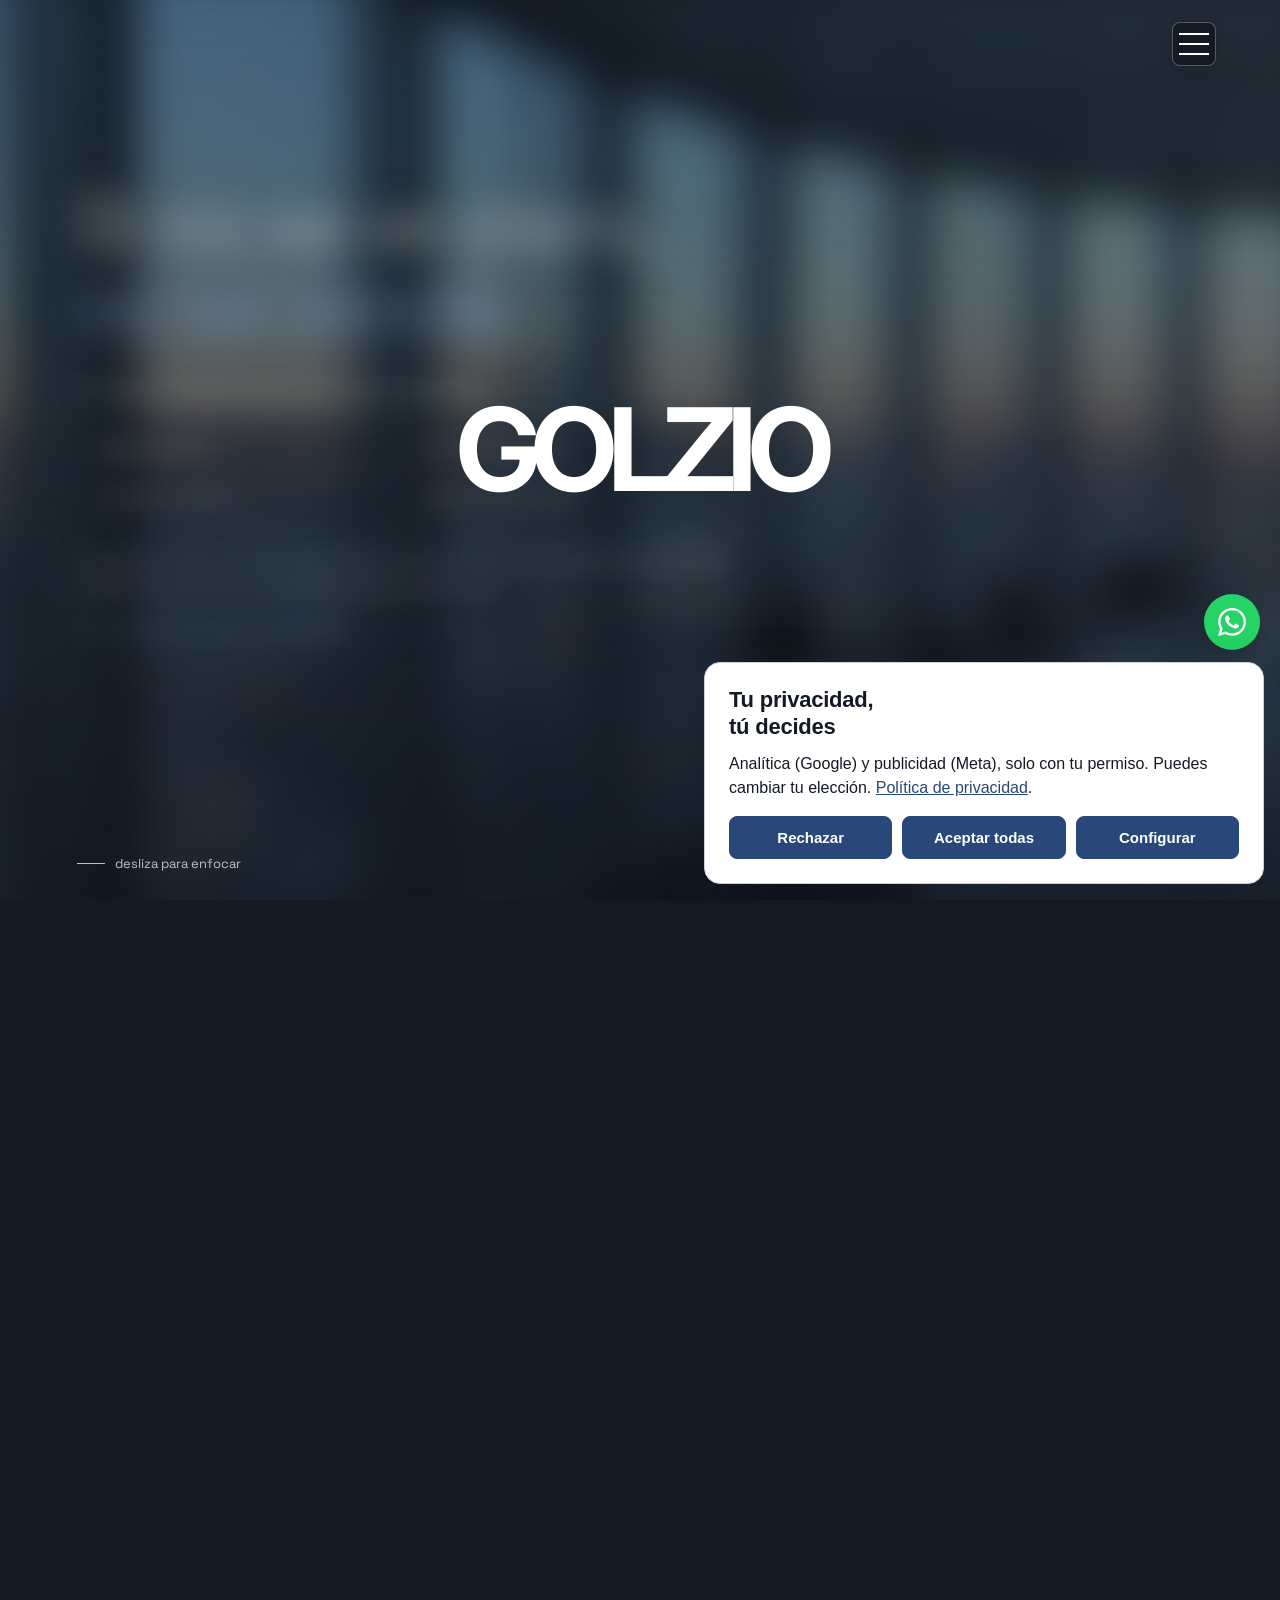
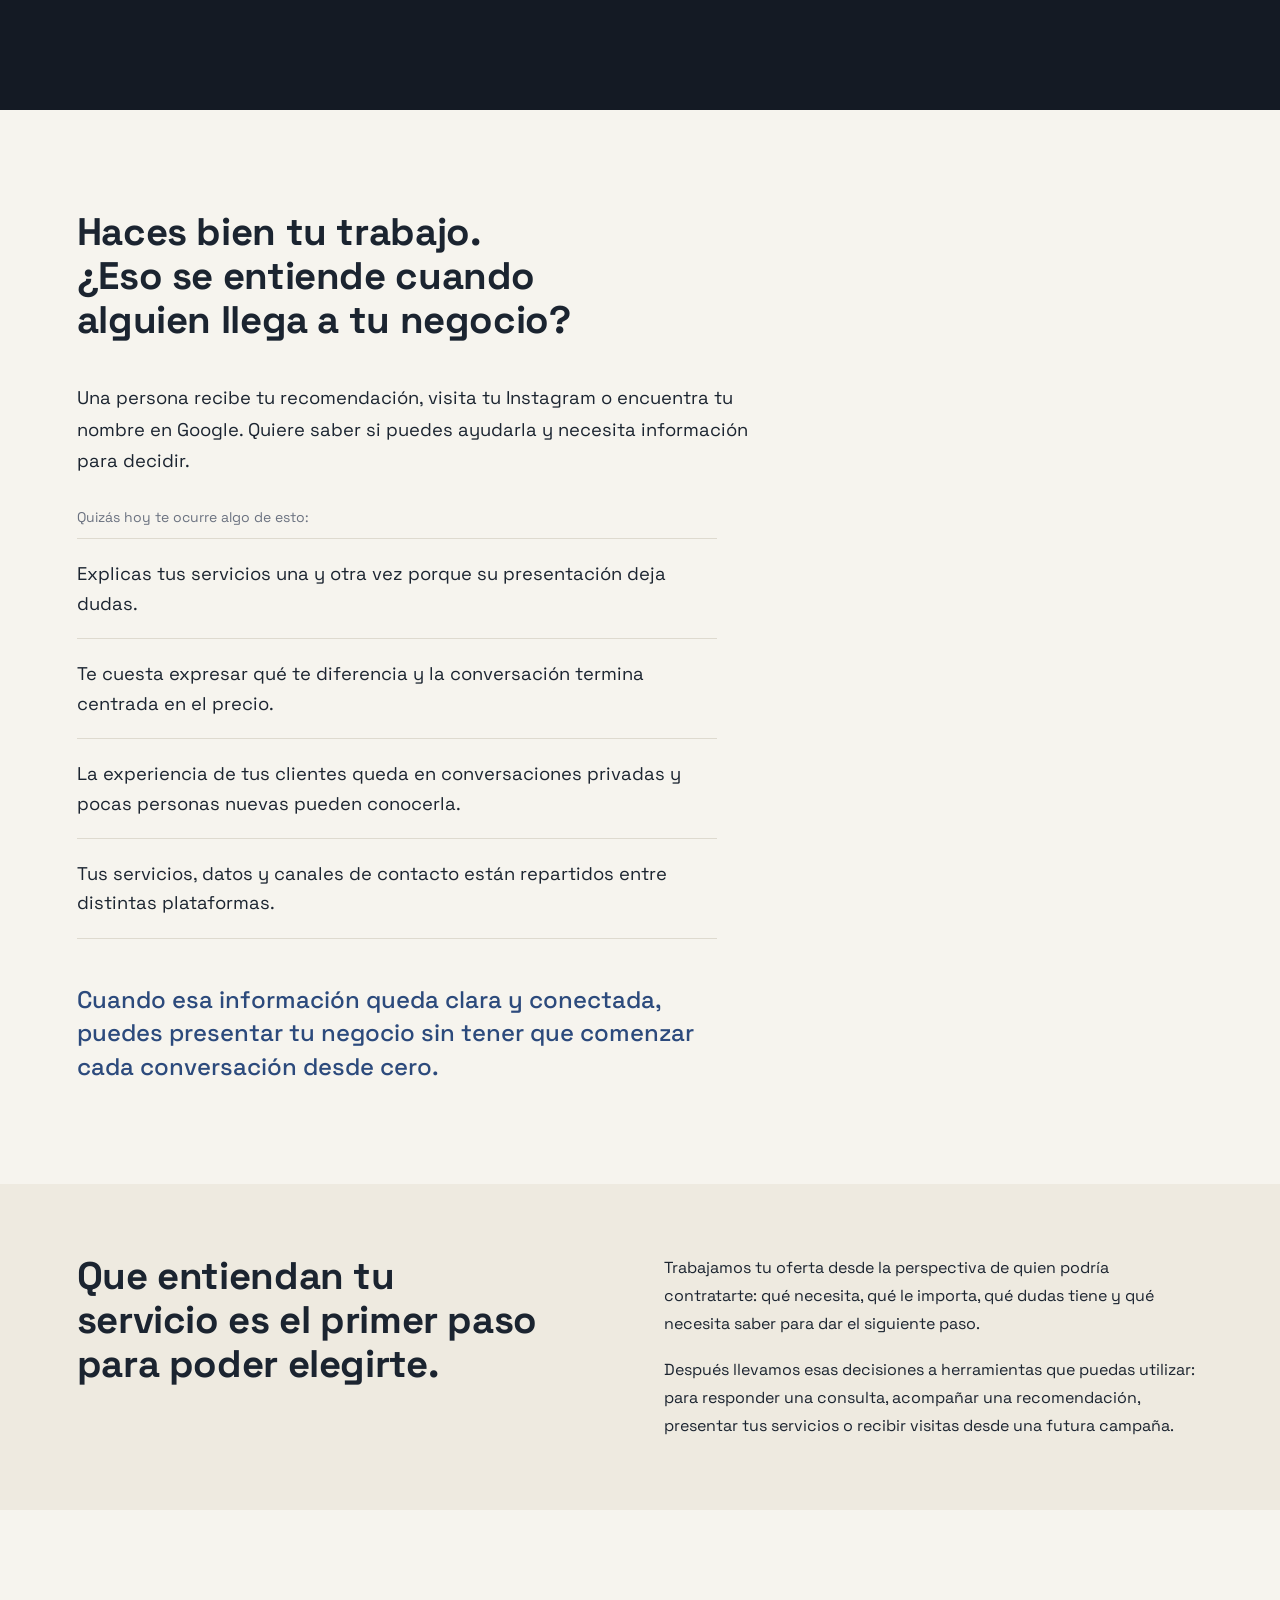
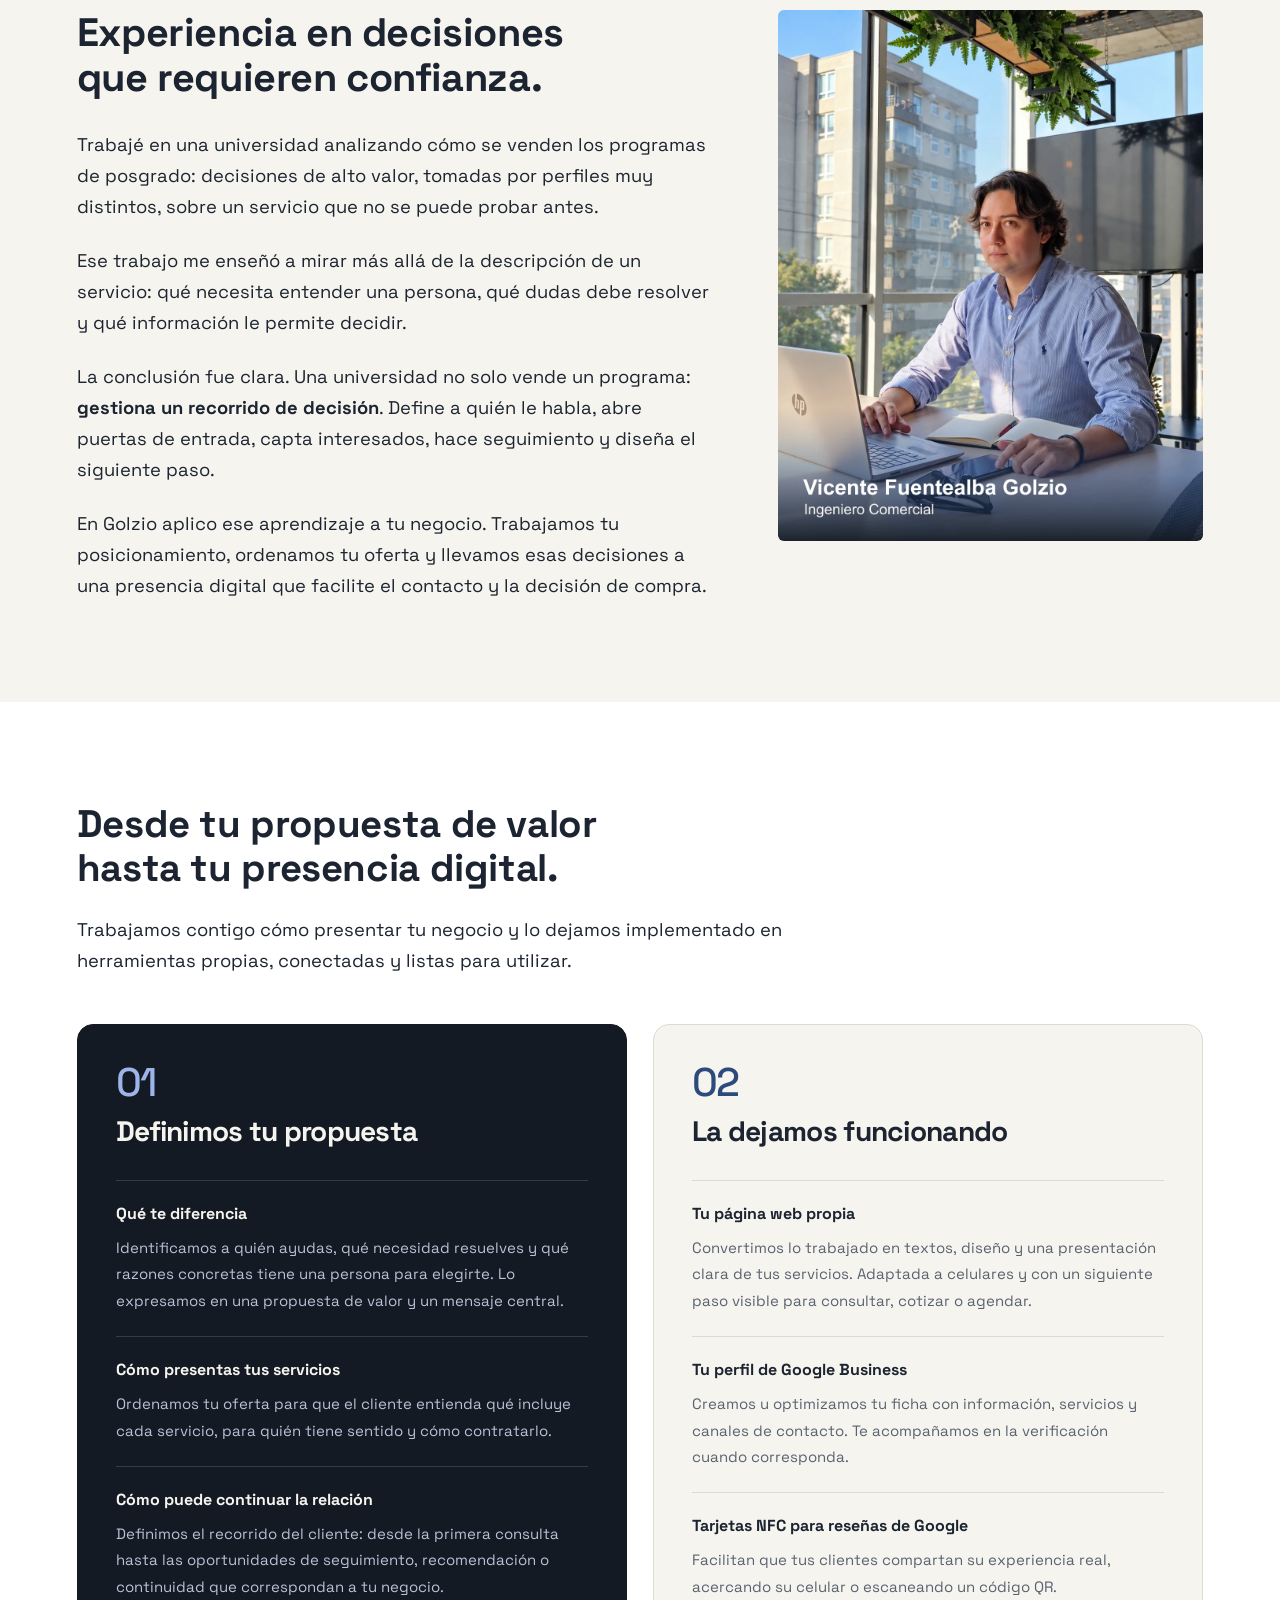
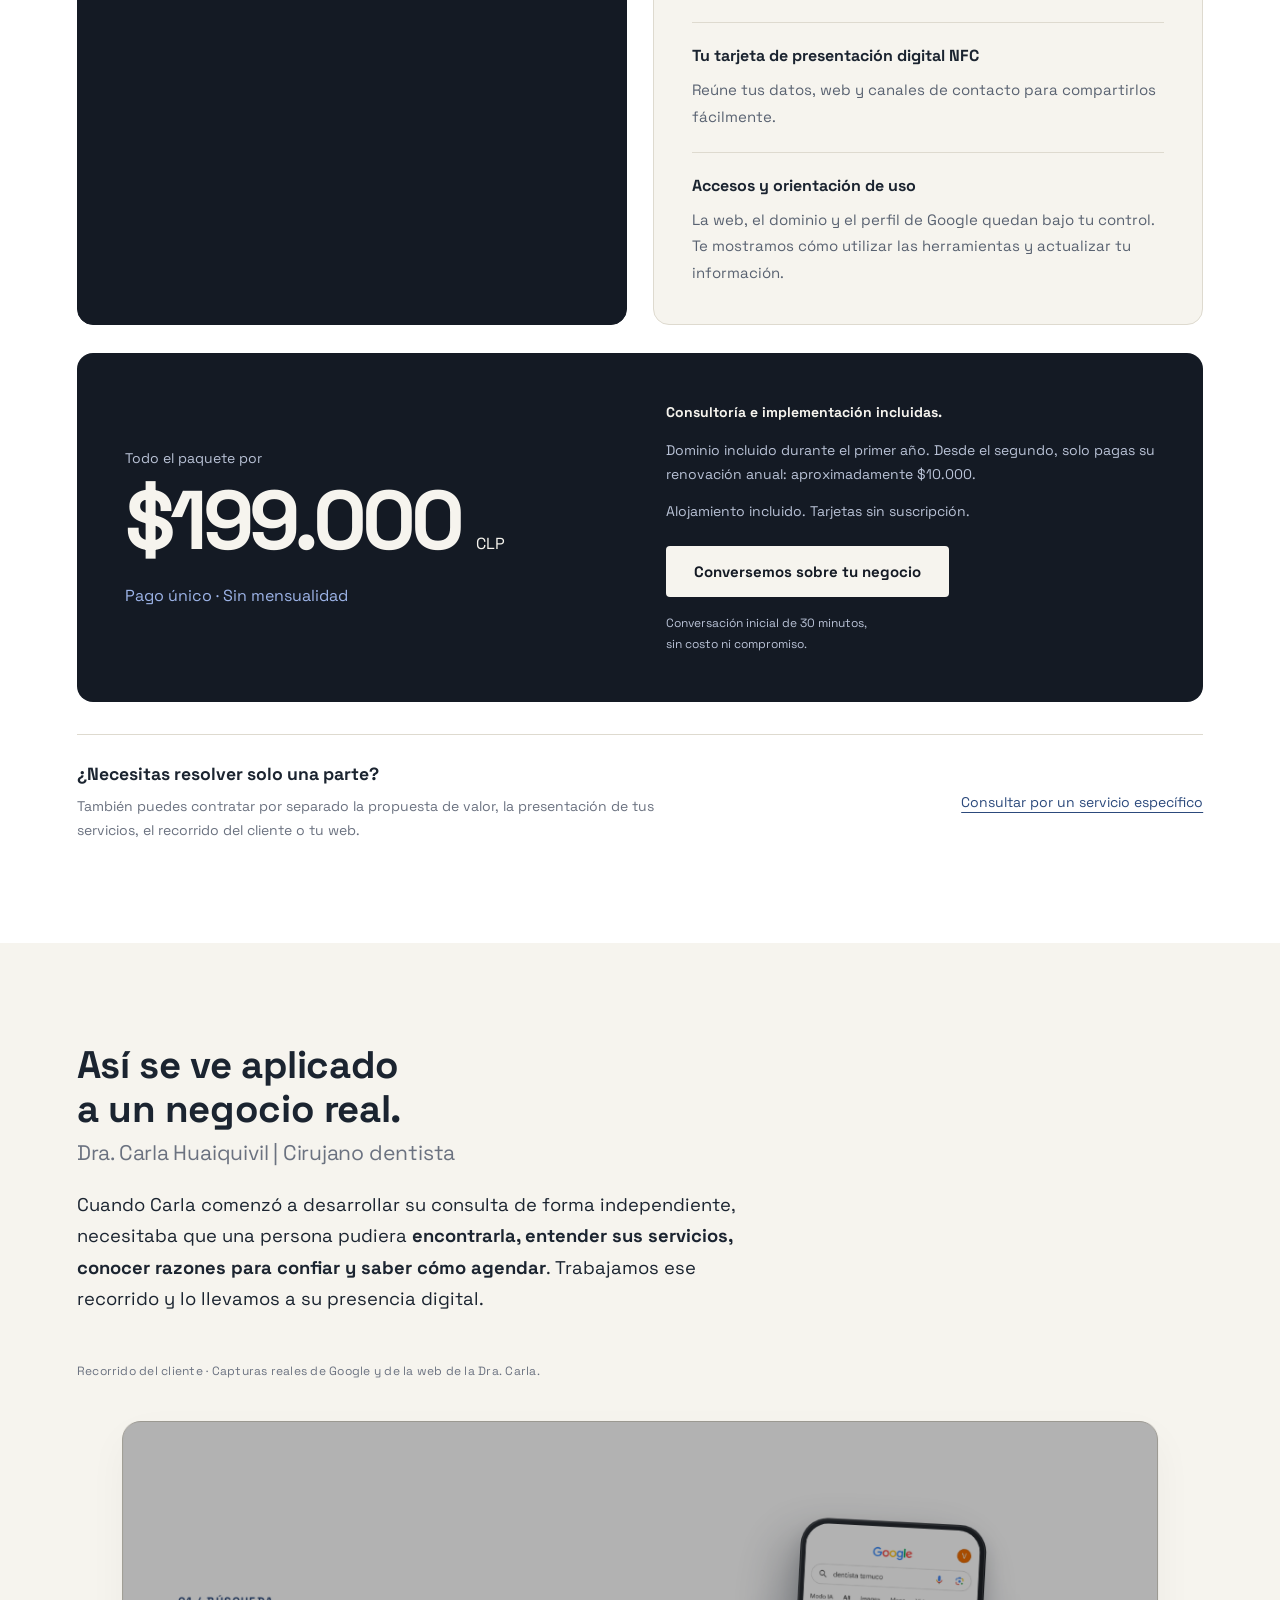
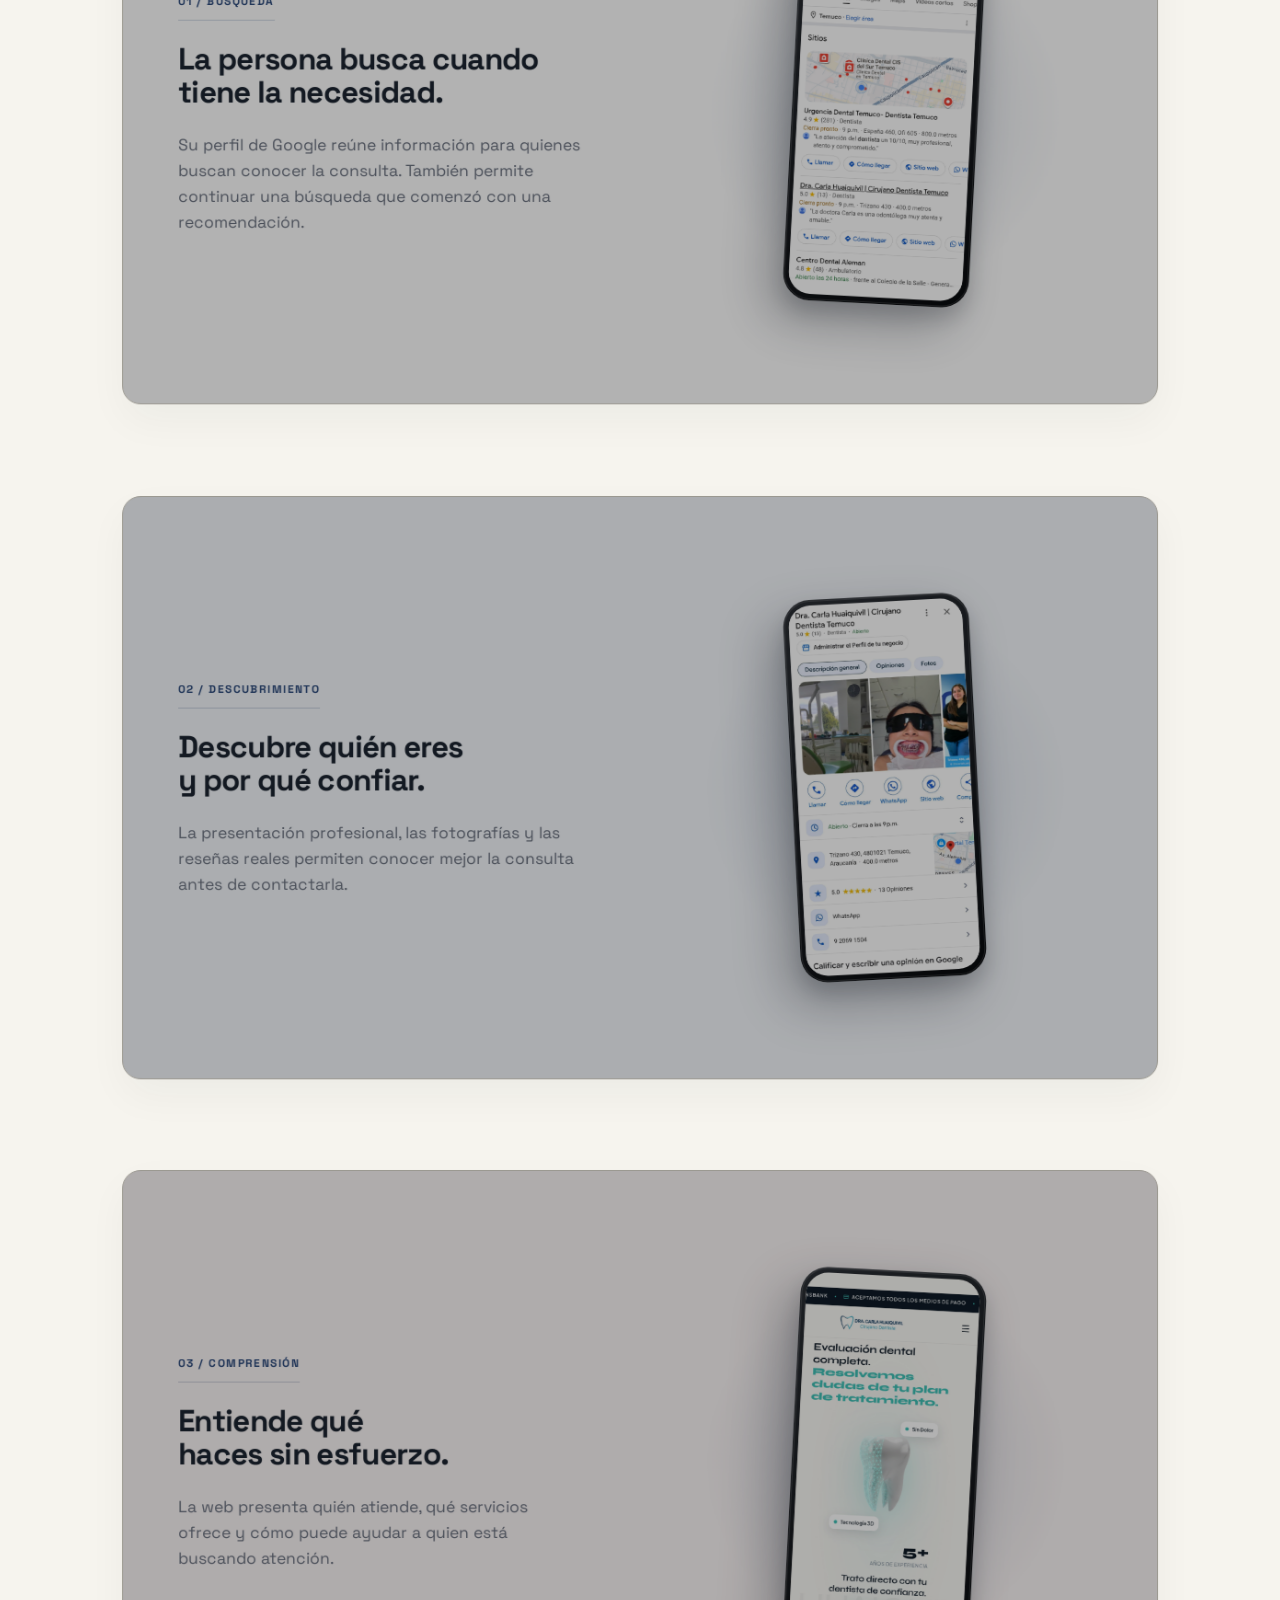
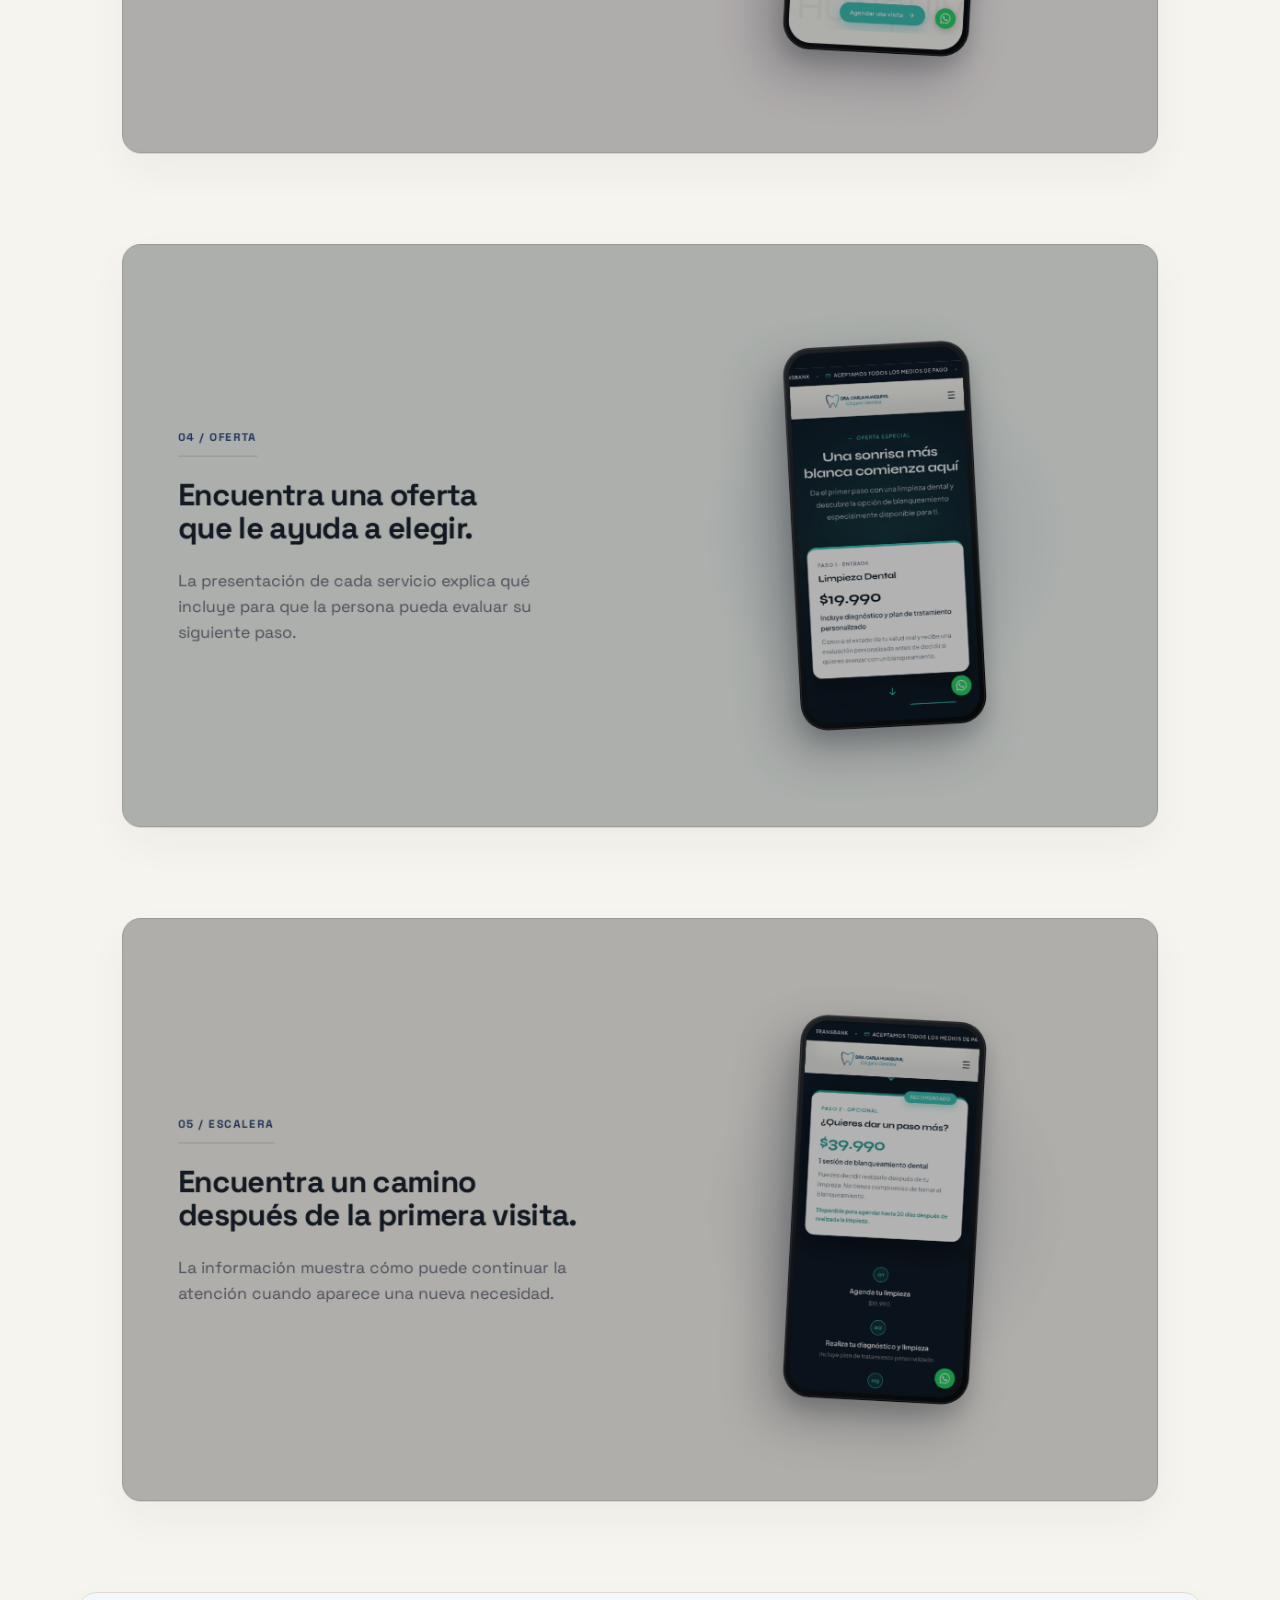
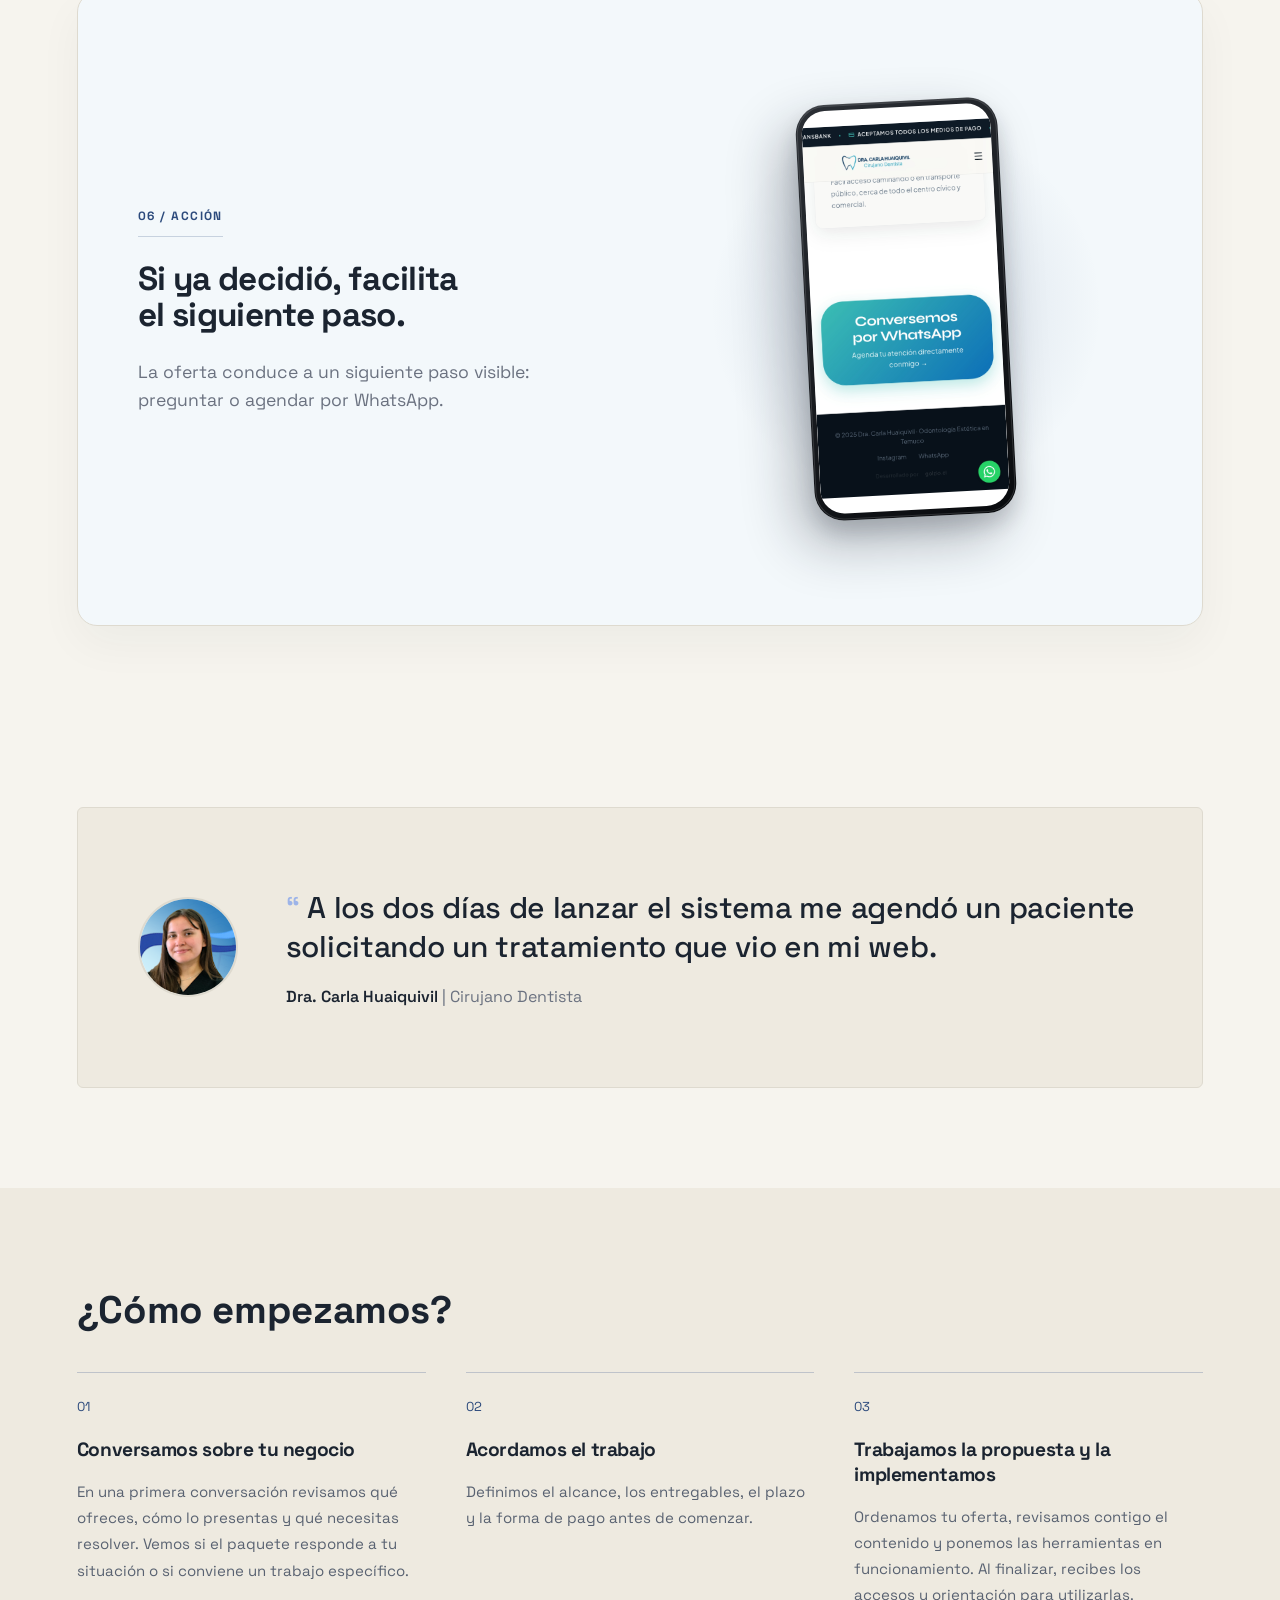
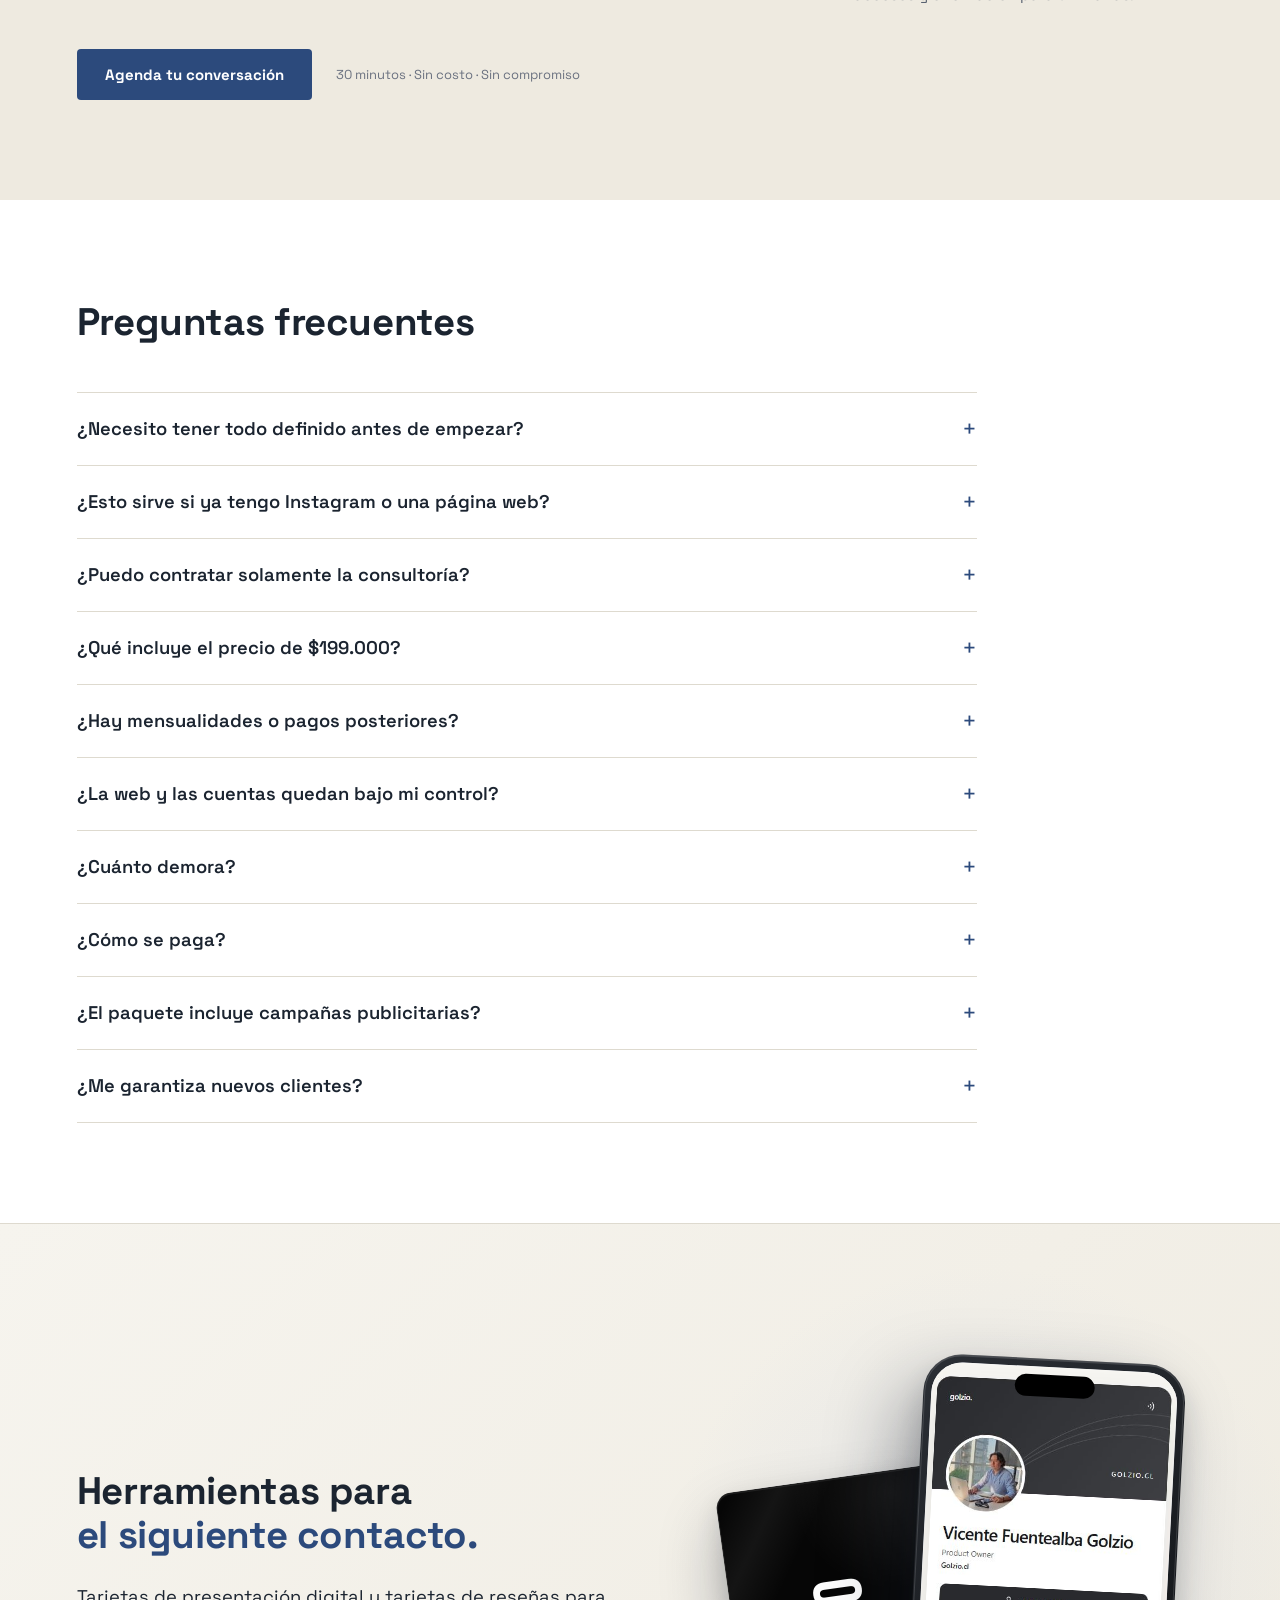
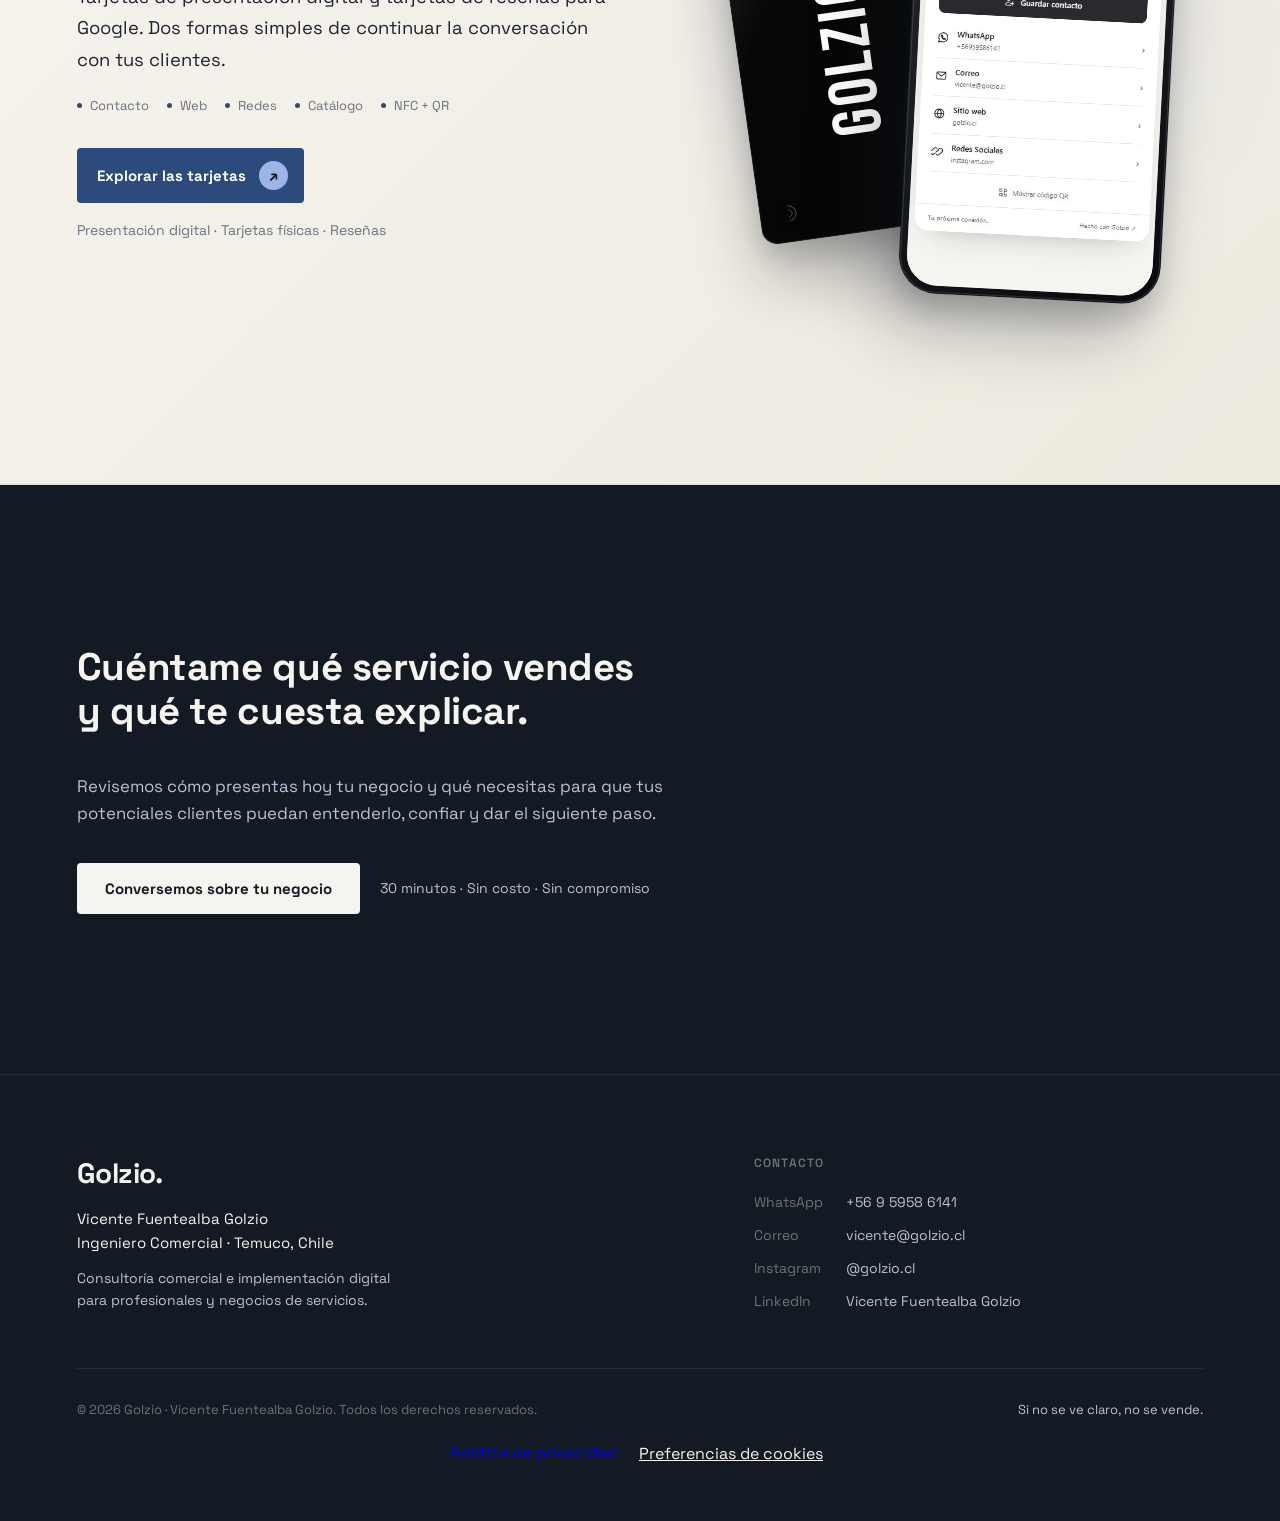
<file: index.html>
<!DOCTYPE html>
<html lang="es">
<head>
<meta charset="UTF-8">
<meta name="viewport" content="width=device-width, initial-scale=1, viewport-fit=cover">
<title>Marketing y diseño de páginas web en Temuco | Golzio</title>
<meta name="description" content="Consultoría comercial e implementación digital para profesionales y negocios de servicios. Propuesta de valor, web y Google Business por $199.000, sin mensualidad.">
<meta property="og:title" content="Marketing y diseño de páginas web en Temuco | Golzio">
<meta property="og:description" content="Estrategia de marketing, consultoría comercial y diseño de páginas web para profesionales y negocios de servicios en Temuco. Conoce Golzio y agenda una conversación.">
<meta property="og:type" content="website">
<link rel="preconnect" href="https://fonts.googleapis.com">
<link rel="preconnect" href="https://fonts.gstatic.com" crossorigin>
<link href="https://fonts.googleapis.com/css2?family=Inter:wght@700&family=Space+Grotesk:wght@400;500;700&family=Bebas+Neue&display=swap" rel="stylesheet">

<style>
  :root {
    --hero-bg: #141A24;
    --hero-fg: #F6F4EE;
    --hero-fg-muted: #B9C2D6;
    --hero-accent: #9DB4E8;

    --light-bg: #F6F4EE;
    --light-bg-soft: #EEEAE0;
    --ink: #1B2430;
    --ink-muted: #6B7280;
    --navy: #2C4A7C;
    --border-light: #DEDACF;

    --font: 'Space Grotesk', -apple-system, BlinkMacSystemFont, 'Segoe UI', sans-serif;

    padding-top: env(safe-area-inset-top, 0px);
    padding-bottom: env(safe-area-inset-bottom, 0px);
    box-sizing: border-box;
  }

  html { scroll-padding-top: env(safe-area-inset-top, 0px); }
  * { box-sizing: border-box; }

  html, body {
    margin: 0;
    padding: 0;
    background: var(--light-bg);
    color: var(--ink);
    font-family: var(--font);
    -webkit-font-smoothing: antialiased;
  }

  section { padding: 100px clamp(20px, 6vw, 100px); }

  h2 {
    font-size: clamp(1.6rem, 3.4vw, 2.4rem);
    font-weight: 700;
    line-height: 1.15;
    letter-spacing: -0.01em;
    margin: 0 0 40px 0;
    max-width: 20ch;
  }

  /* ---------- NAV: menú único desplegable (mix-blend para verse sobre cualquier fondo) ---------- */
  .site-nav {
    position: fixed;
    top: env(safe-area-inset-top, 0px);
    right: 0;
    z-index: 60;
    display: flex;
    flex-direction: column;
    align-items: flex-end;
    padding: 22px clamp(20px, 5vw, 64px);
  }

  .menu-toggle {
    width: 30px;
    height: 22px;
    background: none;
    border: none;
    padding: 0;
    display: flex;
    flex-direction: column;
    justify-content: space-between;
    cursor: pointer;
    mix-blend-mode: difference;
  }

  .menu-toggle-bar {
    display: block;
    height: 2px;
    width: 100%;
    background: #FFFFFF;
    transition: transform 0.25s ease, opacity 0.25s ease;
  }

  .menu-toggle[aria-expanded="true"] .menu-toggle-bar:nth-child(1) { transform: translateY(10px) rotate(45deg); }
  .menu-toggle[aria-expanded="true"] .menu-toggle-bar:nth-child(2) { opacity: 0; }
  .menu-toggle[aria-expanded="true"] .menu-toggle-bar:nth-child(3) { transform: translateY(-10px) rotate(-45deg); }

  .menu-dropdown {
    margin-top: 16px;
    background: var(--hero-bg);
    border: 1px solid rgba(246,244,238,0.14);
    border-radius: 10px;
    padding: 10px;
    display: flex;
    flex-direction: column;
    min-width: 200px;
    box-shadow: 0 20px 50px rgba(0,0,0,0.28);
    opacity: 0;
    transform: translateY(-8px);
    pointer-events: none;
    transition: opacity 0.2s ease, transform 0.2s ease;
  }

  .menu-dropdown.open {
    opacity: 1;
    transform: translateY(0);
    pointer-events: auto;
  }

  .menu-dropdown a {
    color: var(--hero-fg);
    text-decoration: none;
    font-size: 14px;
    padding: 12px 14px;
    border-radius: 6px;
    transition: background 0.15s ease;
  }

  .menu-dropdown a:hover { background: rgba(246,244,238,0.08); }

  /* ---------- HERO ---------- */
  .hero {
    position: relative;
    height: 190vh;
    background: var(--hero-bg);
    color: var(--hero-fg);
    padding: 0;
  }

  .hero-pin {
    position: sticky;
    top: 0;
    height: 100vh;
    height: 100dvh;
    overflow: hidden;
  }

  .hero-bg {
    position: absolute;
    inset: 0;
    background-image: url('[data-uri]');
    background-size: cover;
    background-position: center 60%;
    transform: scale(1.08);
    will-change: filter;
  }

  .hero-scrim {
    position: absolute;
    inset: 0;
    background:
      linear-gradient(180deg, rgba(15,20,28,0.55) 0%, rgba(15,20,28,0.65) 45%, rgba(15,20,28,0.88) 100%);
  }

  /* ---------- MÁSCARA DIFUSA "GOLZIO" (se disuelve al hacer scroll) ---------- */
  .hero-mask {
    position: absolute;
    inset: 0;
    z-index: 3;
    display: flex;
    align-items: center;
    justify-content: center;
    pointer-events: none;
  }

  .hero-mask span {
    display: block;
    font-family: 'Inter', -apple-system, BlinkMacSystemFont, 'Segoe UI', sans-serif;
    font-size: clamp(70px, 9vw, 150px);
    font-weight: 700;
    letter-spacing: -0.08em;
    line-height: 0.9;
    margin: 0;
    color: #fff;
    filter: blur(0px);
    opacity: 1;
    will-change: opacity, filter;
  }

  .hero-content {
    position: relative;
    z-index: 2;
    height: 100%;
    display: flex;
    flex-direction: column;
    justify-content: center;
    align-items: flex-start;
    padding: 0 clamp(20px, 6vw, 100px);
  }

  .eyebrow {
    font-size: 14px;
    color: var(--hero-fg-muted);
    margin: 0 0 20px 0;
    max-width: 480px;
    line-height: 1.5;
    will-change: opacity, filter;
  }

  .hero h1 {
    font-size: clamp(2.2rem, 7vw, 5.2rem);
    font-weight: 700;
    line-height: 1.04;
    letter-spacing: -0.02em;
    margin: 0 0 28px 0;
    max-width: 15ch;
    will-change: filter, transform;
    text-shadow: 0 2px 24px rgba(0,0,0,0.25);
  }

  .hero h1 .accent { color: var(--hero-accent); }

  .sub {
    font-size: clamp(1rem, 2vw, 1.25rem);
    color: var(--hero-fg-muted);
    max-width: 46ch;
    line-height: 1.55;
    margin: 0 0 40px 0;
    will-change: opacity, filter;
  }

  .cta-row {
    display: flex;
    align-items: center;
    gap: 20px;
    flex-wrap: wrap;
    will-change: opacity, filter;
  }

  .cta {
    background: var(--hero-fg);
    color: var(--hero-bg);
    font-family: var(--font);
    font-weight: 700;
    font-size: 15px;
    padding: 16px 28px;
    border-radius: 4px;
    text-decoration: none;
    display: inline-block;
    transition: transform 0.2s ease;
    border: none;
    cursor: pointer;
  }

  .cta:hover { transform: translateY(-2px); }

  .cta-note { font-size: 14px; color: var(--hero-fg-muted); }

  .scroll-hint {
    position: absolute;
    bottom: max(28px, env(safe-area-inset-bottom, 0px));
    left: clamp(20px, 6vw, 100px);
    z-index: 2;
    font-size: 13px;
    color: var(--hero-fg-muted);
    display: flex;
    align-items: center;
    gap: 10px;
    transition: opacity 0.3s ease;
  }

  .scroll-hint span.line {
    width: 28px;
    height: 1px;
    background: var(--hero-fg-muted);
    display: inline-block;
    animation: pulse 2s ease-in-out infinite;
  }

  @keyframes pulse { 0%, 100% { opacity: 0.3; } 50% { opacity: 1; } }

  /* ---------- PROBLEMA ---------- */
  .problem { background: var(--light-bg); }

  .problem ul {
    list-style: none;
    margin: 0;
    padding: 0;
    max-width: 640px;
  }

  .problem li {
    font-size: clamp(1rem, 1.6vw, 1.15rem);
    line-height: 1.6;
    padding: 20px 0;
    border-top: 1px solid var(--border-light);
    color: var(--ink);
  }

  .problem li:last-child { border-bottom: 1px solid var(--border-light); }

  /* ---------- TRANSICIÓN (frase corta) ---------- */
  .transition {
    background: var(--light-bg-soft);
    text-align: left;
    padding-top: 70px;
    padding-bottom: 70px;
  }

  .transition p {
    font-size: clamp(1.3rem, 2.6vw, 1.9rem);
    font-weight: 700;
    max-width: 16ch;
    margin: 0;
    letter-spacing: -0.01em;
  }

  /* ---------- ORIGEN ---------- */
  .origin {
    background: var(--light-bg);
    display: grid;
    grid-template-columns: 1fr;
    gap: 48px;
    align-items: start;
  }

  @media (min-width: 860px) {
    .origin { grid-template-columns: 1.2fr 0.8fr; gap: 64px; }
  }

  .origin p {
    font-size: clamp(1rem, 1.6vw, 1.15rem);
    line-height: 1.7;
    color: var(--ink);
    max-width: 56ch;
    margin: 0 0 22px 0;
  }

  .origin p:last-child { margin-bottom: 0; }


  .origin-photo {
    aspect-ratio: 4 / 5;
    border-radius: 6px;
    overflow: hidden;
    background: var(--light-bg-soft);
  }
  .origin-photo img { width: 100%; height: 100%; object-fit: cover; object-position: center 20%; display: block; }

  /* ---------- SOLUCIÓN ---------- */
  .solution {
    background: var(--light-bg-soft);
    padding-top: 70px;
    padding-bottom: 70px;
  }

  .solution > p.lede {
    font-size: clamp(1.3rem, 2.6vw, 1.9rem);
    font-weight: 700;
    max-width: 46ch;
    line-height: 1.3;
    margin: 0;
    letter-spacing: -0.01em;
  }

  /* ---------- PROCESO (01-04) ---------- */
  .process-steps { background: var(--light-bg); }

  .process-steps h2 { margin-bottom: 56px; }

  .steps-list { max-width: 760px; }

  .step {
    display: grid;
    grid-template-columns: 60px 1fr;
    gap: 24px;
    padding: 32px 0;
    border-top: 1px solid var(--border-light);
  }

  .step:last-of-type { border-bottom: 1px solid var(--border-light); }

  .step-num { font-size: 1.4rem; font-weight: 700; color: var(--navy); }
  .step-title { font-size: 1.15rem; font-weight: 700; margin: 0 0 8px 0; }
  .step-desc { font-size: 1rem; line-height: 1.6; color: var(--ink); margin: 0; max-width: 52ch; }

  .process-note {
    font-size: 13px;
    color: var(--ink-muted);
    font-style: italic;
    margin-top: 32px;
    max-width: 52ch;
  }

  /* ---------- CASO REAL (scroll stack) ---------- */
  .caso-real { background: var(--light-bg); }

  .caso-intro { margin-bottom: 100px; }

  .caso-intro h2 { margin: 0 0 24px 0; }

  .caso-intro h2 span {
    font-weight: 400;
    color: var(--ink-muted);
    display: block;
    font-size: 0.55em;
    letter-spacing: -0.01em;
    margin-top: 10px;
  }

  .caso-intro p {
    font-size: clamp(1rem, 1.6vw, 1.15rem);
    line-height: 1.7;
    color: var(--ink);
    max-width: 56ch;
    margin: 0;
  }

  .stack-container { position: relative; padding-bottom: 40px; }

  .card-wrap { position: sticky; top: 60px; margin-bottom: 40px; }

  .card {
    background: var(--card-bg, #fff);
    border: 1px solid var(--border-light);
    border-radius: 32px;
    padding: 80px 60px;
    box-shadow: 0 30px 60px rgba(0,0,0,0.05);
    display: grid;
    grid-template-columns: 1fr 1fr;
    gap: 60px;
    align-items: center;
    transform-origin: top center;
    will-change: transform, filter;
  }

  .card-content { max-width: 440px; }

  .stack-step-num {
    display: inline-block;
    padding: 8px 16px;
    background: rgba(255,255,255,0.6);
    border: 1px solid rgba(0,0,0,0.05);
    border-radius: 100px;
    font-size: 13px;
    font-weight: 700;
    color: var(--navy);
    margin-bottom: 24px;
    letter-spacing: 0.1em;
  }

  .card h3 {
    font-size: 2.3rem;
    line-height: 1.1;
    margin: 0 0 24px 0;
    color: var(--ink);
    letter-spacing: -0.02em;
  }

  .card-content > p {
    font-size: 1.1rem;
    line-height: 1.6;
    color: var(--ink-muted);
    margin: 0;
  }

  .card-visual {
    background: rgba(255,255,255,0.4);
    border-radius: 20px;
    aspect-ratio: 4/4;
    display: flex;
    align-items: center;
    justify-content: center;
    font-weight: 500;
    color: var(--ink-muted);
    border: 1px dashed rgba(0,0,0,0.1);
  }

  .card-visual { overflow: hidden; }
  .card-visual:has(img) { border: none; background: none; }
  .card-visual img { width: 100%; height: 100%; object-fit: cover; border-radius: inherit; display: block; }


  /* ---------- MOCKUPS DE CELULAR (caso real) ---------- */
  .card-visual--phone{
    container-type:size;
    position:relative;
    display:grid;
    place-items:center;
    overflow:visible;
    border:none;
    background:none;
    aspect-ratio:1/1;
  }
  .card-visual--phone::before{
    content:"";
    position:absolute;
    width:86%;
    aspect-ratio:1;
    border-radius:50%;
    background:radial-gradient(circle,rgba(44,74,124,.16),rgba(44,74,124,0) 68%);
    pointer-events:none;
  }
  .cphone{
    --u:calc(88cqh / 54);
    font-size:var(--u);
    position:relative;
    width:26.2em;
    height:54em;
    padding:.8em;
    border-radius:3.8em;
    background:linear-gradient(145deg,#2b2f35,#080a0d);
    box-shadow:-2.2em 3em 7em rgba(22,30,42,.30),0 1.6em 2.6em rgba(22,30,42,.16),inset 0 .1em 0 rgba(255,255,255,.17);
    transform:rotate(3deg);
    font-family:var(--font);
    color:var(--ink);
    text-align:left;
  }
  .card-wrap:nth-child(even) .cphone{transform:rotate(-3deg)}
  .cphone__rim{position:absolute;inset:.1em;border:.1em solid rgba(255,255,255,.14);border-radius:3.7em;pointer-events:none;z-index:4}
  .cphone__screen{position:relative;width:100%;height:100%;overflow:hidden;border-radius:3.1em;background:#fff;display:flex;flex-direction:column}
  .cphone__island{position:absolute;z-index:8;top:.8em;left:50%;transform:translateX(-50%);width:8em;height:2.2em;border-radius:99em;background:#000}
  .cphone__status{display:flex;justify-content:space-between;align-items:center;padding:1.2em 2em 0;height:3.6em;font-size:1.1em;font-weight:700;flex:none}
  .cphone__status i{display:block;width:2em;height:1em;border-radius:.3em;border:.1em solid currentColor;position:relative}
  .cphone__status i::after{content:"";position:absolute;inset:.15em;right:.6em;background:currentColor;border-radius:.1em}
  .cphone__body{flex:1;min-height:0;display:flex;flex-direction:column;padding:1.2em 1.6em 1.6em;gap:1em}
  .cphone__body--dark{background:var(--hero-bg);color:var(--hero-fg)}
  .cphone__status--dark{color:var(--hero-fg);background:var(--hero-bg)}
  .sk{height:.8em;border-radius:99em;background:#e4e6ea}
  .sk--s{width:55%}.sk--m{width:80%}.sk--l{width:94%}

  /* 1 búsqueda */
  .s-logo{text-align:center;font-size:2.8em;font-weight:700;letter-spacing:-.04em;margin-top:.4em}
  .s-logo b:nth-child(1){color:#4285f4}.s-logo b:nth-child(2){color:#ea4335}.s-logo b:nth-child(3){color:#fbbc05}
  .s-logo b:nth-child(4){color:#4285f4}.s-logo b:nth-child(5){color:#34a853}.s-logo b:nth-child(6){color:#ea4335}
  .s-search{display:flex;align-items:center;gap:.8em;padding:1em 1.4em;border-radius:99em;border:.1em solid #dadce0;box-shadow:0 .2em .8em rgba(0,0,0,.08);font-size:1.25em}
  .s-search svg{width:1.2em;height:1.2em;flex:none;color:#80868b}
  .s-tabs{display:flex;gap:1.6em;font-size:1.1em;color:#5f6368;border-bottom:.1em solid #e4e6ea;padding-bottom:.7em}
  .s-tabs .on{color:var(--navy);font-weight:700;border-bottom:.2em solid var(--navy);padding-bottom:.6em;margin-bottom:-.75em}
  .s-res{display:flex;flex-direction:column;gap:.6em;padding:1em;border-radius:1.2em}
  .s-res--hit{background:#F4F7FB;border:.1em solid rgba(44,74,124,.25);box-shadow:0 .6em 1.6em rgba(44,74,124,.12)}
  .s-url{font-size:1em;color:#5f6368}
  .s-title{font-size:1.45em;line-height:1.2;font-weight:700;color:#1a0dab;letter-spacing:-.01em}
  .s-desc{font-size:1.1em;line-height:1.4;color:#4d5156}

  /* 2 perfil */
  .s-cover{height:11em;margin:0 -1.6em;margin-top:-1.2em;background:linear-gradient(135deg,#2C4A7C,#9DB4E8)}
  .s-avatar{width:7.2em;height:7.2em;border-radius:50%;background:#fff;border:.4em solid #fff;box-shadow:0 .4em 1.2em rgba(0,0,0,.15);margin-top:-4.4em;display:grid;place-items:center;font-size:1em;font-weight:700;color:var(--navy)}
  .s-avatar span{display:grid;place-items:center;width:100%;height:100%;border-radius:50%;background:#EEEAE0;font-size:2.2em;letter-spacing:-.03em}
  .s-name{font-size:1.9em;font-weight:700;letter-spacing:-.02em;line-height:1.1;margin:.3em 0 0}
  .s-role{font-size:1.2em;color:var(--ink-muted);margin:0}
  .s-stars{font-size:1.3em;color:#f5a623;letter-spacing:.1em}
  .s-actions{display:grid;grid-template-columns:repeat(3,1fr);gap:.8em}
  .s-actions span{display:grid;place-items:center;padding:.9em 0;border-radius:1em;background:#F4F7FB;color:var(--navy);font-size:1.1em;font-weight:700}
  .s-info{display:flex;align-items:center;gap:.9em;font-size:1.2em;padding:.8em 0;border-top:.1em solid #eef0f3}
  .s-info i{width:1.1em;height:1.1em;border-radius:50%;background:var(--navy);opacity:.85;flex:none}

  /* 3 hero */
  .s-hero{flex:1;justify-content:center;gap:1.4em;padding:1.6em 2em 3em}
  .s-eyebrow{font-size:1.05em;color:var(--hero-fg-muted)}
  .s-h1{font-size:3.4em;line-height:1.04;letter-spacing:-.03em;font-weight:700;margin:0}
  .s-h1 em{font-style:normal;color:var(--hero-accent)}
  .s-sub{font-size:1.2em;line-height:1.5;color:var(--hero-fg-muted);margin:0}
  .s-btn{display:inline-block;align-self:flex-start;background:var(--hero-fg);color:var(--hero-bg);font-weight:700;font-size:1.25em;padding:1em 1.6em;border-radius:.4em}

  /* 4 servicios */
  .s-h2{font-size:2em;font-weight:700;letter-spacing:-.03em;line-height:1.1;margin:.3em 0 .2em}
  .s-svc{display:flex;align-items:center;gap:1.2em;padding:1.3em;border-radius:1.4em;border:.1em solid var(--border-light);background:#FBF8F3}
  .s-svc i{width:3.6em;height:3.6em;border-radius:1.1em;background:var(--navy);flex:none;display:grid;place-items:center;color:#fff;font-style:normal;font-weight:700;font-size:1.3em}
  .s-svc b{display:block;font-size:1.35em;letter-spacing:-.01em}
  .s-svc small{display:block;font-size:1.05em;color:var(--ink-muted);margin-top:.2em}

  /* 5 escalera */
  .s-step{padding:1.2em 1.4em;border-radius:1.2em;display:flex;justify-content:space-between;align-items:center;font-size:1.3em;font-weight:700;letter-spacing:-.01em;color:#fff}
  .s-step small{font-weight:500;opacity:.8;font-size:.8em}
  .s-steps{display:flex;flex-direction:column;gap:.9em;flex:1;justify-content:center}
  .s-step:nth-child(1){margin-right:6em;background:#9DB4E8;color:var(--ink)}
  .s-step:nth-child(2){margin-right:4em;background:#6F8DC6}
  .s-step:nth-child(3){margin-right:2em;background:#4A6BA3}
  .s-step:nth-child(4){margin-right:0;background:var(--navy)}

  /* 6 acción */
  .s-field{display:flex;flex-direction:column;gap:.5em;font-size:1.1em;color:var(--ink-muted)}
  .s-field div{padding:1em 1.2em;border-radius:.9em;border:.1em solid var(--border-light);background:#fff;color:var(--ink);font-size:1.15em}
  .s-field div.ph{color:#a0a5ad}
  .s-wa{margin-top:auto;display:flex;align-items:center;justify-content:center;gap:.7em;padding:1.2em;border-radius:1em;background:var(--navy);color:#fff;font-weight:700;font-size:1.3em}
  .s-note{text-align:center;font-size:1.05em;color:var(--ink-muted);margin-top:-.2em}

  @media (max-width: 900px){
    .card-visual.card-visual--phone{aspect-ratio:auto;height:500px;width:100%}
  }

  .card-wrap:nth-child(1) .card { --card-bg: #FFFFFF; }
  .card-wrap:nth-child(2) .card { --card-bg: #F4F7FB; }
  .card-wrap:nth-child(3) .card { --card-bg: #FAF5F5; }
  .card-wrap:nth-child(4) .card { --card-bg: #F5FAF6; }
  .card-wrap:nth-child(5) .card { --card-bg: #FBF8F3; }
  .card-wrap:nth-child(6) .card { --card-bg: #F3F8FB; }

  @media (max-width: 900px) {
    .card { grid-template-columns: 1fr; padding: 50px 30px; gap: 40px; border-radius: 24px; }
    .card h3 { font-size: 1.9rem; }
    .card-wrap { top: 30px; }
    .card-visual { aspect-ratio: 16/9; }
  }

  .caso-testimonial {
    margin-top: 100px;
    padding: 80px 60px;
    background: var(--light-bg-soft);
    border: 1px solid var(--border-light);
    border-radius: 6px;
    display: grid;
    grid-template-columns: auto 1fr;
    gap: 48px;
    align-items: center;
  }

  .test-avatar {
    width: 100px;
    height: 100px;
    border-radius: 50%;
    background:
      radial-gradient(circle at 50% 36%, #c8c3b7 0 18%, transparent 18.5%),
      linear-gradient(160deg, #d4d0c6, #e8e5dc);
    border: 2px solid var(--border-light);
    flex-shrink: 0;
  }

  .caso-testimonial blockquote {
    margin: 0;
    font-size: clamp(20px, 2.6vw, 30px);
    line-height: 1.3;
    font-weight: 500;
    color: var(--ink);
    letter-spacing: -0.01em;
  }

  .caso-testimonial blockquote .quote-mark { color: var(--hero-accent); }

  .test-author { margin-top: 20px; font-size: 1rem; font-weight: 600; color: var(--ink); }
  .test-role { font-weight: 400; color: var(--ink-muted); }

  @media (max-width: 700px) {
    .caso-testimonial { grid-template-columns: 1fr; padding: 50px 30px; gap: 32px; }
    .test-avatar { width: 72px; height: 72px; }
  }

  /* ---------- CTA FINAL | sección normal, siempre azul, full size ---------- */
  .cta-final {
    background: var(--hero-bg);
    color: var(--hero-fg);
    padding: 160px clamp(20px, 6vw, 100px);
  }

  .cta-final h2 { color: var(--hero-fg); max-width: 18ch; }

  .cta-final p.sub-final {
    font-size: 1.05rem;
    color: var(--hero-fg-muted);
    max-width: 46ch;
    line-height: 1.6;
    margin: 0 0 36px 0;
  }

  .cta-final .cta-note { color: var(--hero-fg-muted); }

  /* ---------- FAQ ---------- */
  .faq { background: #FFFFFF; }

  .faq h2 { margin-bottom: 48px; }

  .faq-list { max-width: 760px; }

  .faq-item { border-top: 1px solid var(--border-light); }
  .faq-item:last-child { border-bottom: 1px solid var(--border-light); }

  .faq-item summary {
    list-style: none;
    cursor: pointer;
    display: flex;
    align-items: center;
    justify-content: space-between;
    gap: 24px;
    padding: 24px 0;
    font-size: clamp(1rem, 1.6vw, 1.15rem);
    font-weight: 600;
    color: var(--ink);
  }

  .faq-item summary::-webkit-details-marker { display: none; }

  .faq-item summary::after {
    content: '+';
    flex-shrink: 0;
    font-size: 24px;
    font-weight: 400;
    line-height: 1;
    color: var(--navy);
  }

  .faq-item[open] summary::after { content: '–'; }

  .faq-item[open] summary { color: var(--navy); }

  .faq-answer { padding: 0 0 28px 0; max-width: 62ch; }

  .faq-answer p {
    font-size: 1rem;
    line-height: 1.7;
    color: var(--ink-muted);
    margin: 0;
  }

  /* ---------- FOOTER corporativo ---------- */
  footer {
    background: var(--hero-bg);
    color: var(--hero-fg);
    border-top: 1px solid rgba(246,244,238,0.08);
    padding: 80px clamp(20px, 6vw, 100px) max(32px, env(safe-area-inset-bottom, 0px));
  }

  .footer-container { max-width: 1200px; margin: 0 auto; }

  .footer-top {
    display: grid;
    grid-template-columns: 1.4fr 1fr;
    gap: 48px;
    padding-bottom: 56px;
    border-bottom: 1px solid rgba(246,244,238,0.08);
  }

  .footer-brand h3 {
    font-size: 28px;
    font-weight: 700;
    letter-spacing: -0.02em;
    margin: 0 0 16px 0;
    color: var(--hero-fg);
  }

  .footer-brand p {
    color: var(--hero-fg-muted);
    font-size: 14px;
    line-height: 1.6;
    max-width: 320px;
    margin: 0;
  }

  .footer-col h4 {
    font-size: 12px;
    font-weight: 600;
    text-transform: uppercase;
    letter-spacing: 0.1em;
    color: rgba(246,244,238,0.4);
    margin: 0 0 20px 0;
  }

  .footer-col ul {
    list-style: none;
    margin: 0;
    padding: 0;
    display: flex;
    flex-direction: column;
    gap: 12px;
  }

  .footer-col a {
    color: var(--hero-fg-muted);
    text-decoration: none;
    font-size: 14px;
    transition: color 0.2s ease;
  }

  .footer-col a:hover { color: var(--hero-fg); }

  .footer-col p {
    color: var(--hero-fg-muted);
    font-size: 13px;
    line-height: 1.6;
    margin: 0;
  }

  .footer-bottom {
    display: flex;
    justify-content: space-between;
    align-items: center;
    padding-top: 32px;
    flex-wrap: wrap;
    gap: 16px;
  }

  .footer-bottom p {
    color: rgba(246,244,238,0.4);
    font-size: 13px;
    margin: 0;
  }

  .footer-brand .footer-name { color: var(--hero-fg); font-size: 15px; line-height: 1.6; margin: 0 0 12px 0; }
  .footer-col a .fl { display: inline-block; min-width: 92px; color: rgba(246,244,238,0.4); }

  /* Botón flotante WhatsApp */
  .wa-float {
    position: fixed;
    right: max(20px, env(safe-area-inset-right, 0px));
    bottom: max(20px, env(safe-area-inset-bottom, 0px));
    z-index: 50;
    width: 56px;
    height: 56px;
    border-radius: 50%;
    background: #25D366;
    color: #fff;
    display: flex;
    align-items: center;
    justify-content: center;
    box-shadow: 0 6px 20px rgba(0,0,0,0.25);
    transition: transform 0.2s ease, box-shadow 0.2s ease;
  }
  .wa-float:hover { transform: translateY(-2px) scale(1.04); box-shadow: 0 10px 26px rgba(0,0,0,0.3); }
  .wa-float:focus-visible { outline: 3px solid #fff; outline-offset: 3px; }
  @media (max-width: 768px) {
    .wa-float { width: 54px; height: 54px; }
    .footer-bottom { padding-right: 70px; }
  }

  .footer-socials { display: flex; gap: 16px; }

  .footer-socials a {
    width: 36px;
    height: 36px;
    border-radius: 50%;
    border: 1px solid rgba(246,244,238,0.14);
    display: flex;
    align-items: center;
    justify-content: center;
    color: var(--hero-fg-muted);
    text-decoration: none;
    font-size: 12px;
    font-weight: 500;
    transition: all 0.2s ease;
  }

  .footer-socials a:hover {
    background: var(--hero-fg);
    color: var(--hero-bg);
    border-color: var(--hero-fg);
  }

  .footer-legal { display: flex; gap: 24px; }

  .footer-legal a {
    color: rgba(246,244,238,0.4);
    text-decoration: none;
    font-size: 13px;
    transition: color 0.2s ease;
  }

  .footer-legal a:hover { color: var(--hero-fg); }

  @media (max-width: 768px) {
    footer { padding: 56px clamp(20px, 6vw, 100px) max(28px, env(safe-area-inset-bottom, 0px)); }
    .footer-top { grid-template-columns: 1fr; gap: 40px; padding-bottom: 40px; }
    .footer-bottom { flex-direction: column; align-items: flex-start; }
  }

  @media (max-width: 480px) {
    .footer-top { grid-template-columns: 1fr; gap: 32px; }
  }

  @media (prefers-reduced-motion: reduce) {
    .hero h1, .sub, .cta-row, .eyebrow, .hero-bg, .hero-mask { filter: none !important; opacity: 1 !important; }
  }

  /* ---------- CTA SECUNDARIO: tarjeta digital ---------- */
  /* =========================================================
     GOLZIO DIGITAL CARD CTA
     Tarjeta física + celular con la tarjeta digital
     ========================================================= */

  .golzio-card-cta{
    --accent:var(--hero-accent);
    --border:var(--border-light);
    --font-card:'Bebas Neue',var(--font);
    position:relative;
    overflow:hidden;
    isolation:isolate;
    padding:100px clamp(20px,6vw,100px);
    background:
      radial-gradient(circle at 77% 42%,rgba(157,180,232,.18),transparent 29%),
      linear-gradient(135deg,var(--light-bg) 0%,var(--light-bg-soft) 100%);
    border-top:1px solid var(--border);
    border-bottom:1px solid var(--border);
  }

  .golzio-card-cta__inner{
    width:100%;
    max-width:1200px;
    margin:0 auto;
    display:grid;
    grid-template-columns:minmax(0,1fr) minmax(400px,.9fr);
    align-items:center;
    gap:clamp(45px,7vw,110px);
  }

  /* ---------------- copy ---------------- */

  .golzio-card-cta__copy{max-width:700px}

  .golzio-card-cta h2{
    margin:0;
    max-width:none;
    font-size:clamp(1.6rem,3.4vw,2.4rem);
    line-height:1.15;
    letter-spacing:-.01em;
    font-weight:700;
  }

  .golzio-card-cta h2 span{display:block;color:var(--navy)}

  .golzio-card-cta__lead{
    max-width:56ch;
    margin:24px 0 0;
    font-size:clamp(1rem,1.6vw,1.15rem);
    line-height:1.7;
    color:var(--ink);
  }

  .golzio-card-cta__meta{
    display:flex;
    flex-wrap:wrap;
    gap:9px 18px;
    margin-top:22px;
    color:var(--ink-muted);
    font-size:13px;
  }

  .golzio-card-cta__meta span{display:inline-flex;align-items:center;gap:8px}
  .golzio-card-cta__meta i{width:5px;height:5px;border-radius:50%;background:var(--navy)}

  .golzio-card-cta__actions{
    margin-top:34px;
    display:flex;
    align-items:center;
    gap:18px;
    flex-wrap:wrap;
  }

  .golzio-card-cta__primary{
    display:inline-flex;
    align-items:center;
    gap:13px;
    min-height:50px;
    padding:13px 16px 13px 20px;
    background:var(--navy);
    color:#fff;
    border-radius:4px;
    font-size:15px;
    font-weight:700;
    transition:transform .25s ease,background .25s ease;
  }

  .golzio-card-cta__primary:hover{transform:translateY(-2px);background:var(--hero-bg)}

  .golzio-card-cta__primary .arrow{
    display:grid;
    place-items:center;
    width:29px;
    height:29px;
    border-radius:50%;
    background:var(--accent);
    color:var(--hero-bg);
    font-size:15px;
  }

  .golzio-card-cta__hint{color:var(--ink-muted);font-size:14px}

  :where(.golzio-card-cta) a{text-decoration:none;color:inherit}
  .golzio-card-cta a:focus-visible{outline:2px solid var(--navy);outline-offset:4px}

  /* ---------------- stage ---------------- */

  .golzio-card-stage{
    position:relative;
    min-width:0;
    min-height:660px;
    display:grid;
    place-items:center;
  }

  .golzio-card-stage__ambient{
    position:absolute;
    width:min(34vw,470px);
    aspect-ratio:1;
    border-radius:50%;
    background:radial-gradient(circle,rgba(44,74,124,.16),rgba(44,74,124,0) 68%);
    pointer-events:none;
  }

  /* The whole composition is one link to the digital-card site */
  .golzio-duo{
    position:relative;
    display:block;
    width:430px;
    height:590px;
    flex:none;
  }

  /* ---------------- physical card (behind) ---------------- */

  .golzio-physical{
    position:absolute;
    left:0;
    top:118px;
    width:224px;
    height:355px;
    border-radius:16px;
    background:
      radial-gradient(circle at 78% 6%,rgba(255,255,255,.07),transparent 26%),
      #060606;
    border:1px solid rgba(255,255,255,.12);
    box-shadow:
      0 35px 65px rgba(14,18,25,.30),
      0 12px 24px rgba(14,18,25,.13),
      inset 0 1px 0 rgba(255,255,255,.08);
    overflow:hidden;
    transform:rotate(-8deg);
    transform-origin:50% 60%;
    transition:transform .6s cubic-bezier(.18,.8,.15,1);
    z-index:1;
  }

  .golzio-physical::before{
    content:"";
    position:absolute;
    inset:-40%;
    background:linear-gradient(115deg,transparent 43%,rgba(255,255,255,.06) 50%,transparent 57%);
    transform:translateX(-40%) rotate(8deg);
    animation:physical-shine 7s ease-in-out infinite;
  }

  @keyframes physical-shine{
    0%,58%,100%{transform:translateX(-40%) rotate(8deg)}
    72%{transform:translateX(40%) rotate(8deg)}
  }

  .golzio-physical__wordmark{
    position:absolute;
    inset:0;
    display:flex;
    align-items:center;
    justify-content:center;
  }

  .golzio-physical__wordmark span{
    display:inline-block;
    transform:rotate(-90deg);
    white-space:nowrap;
    color:#fff;
    font-family:var(--font-card);
    font-size:68px;
    letter-spacing:.05em;
  }

  .golzio-physical__nfc{
    position:absolute;
    left:16px;
    bottom:16px;
    width:24px;
    height:24px;
    opacity:.65;
  }

  .golzio-physical__nfc::before,
  .golzio-physical__nfc::after{
    content:"";
    position:absolute;
    inset:4px;
    border:1px solid rgba(255,255,255,.48);
    border-left-color:transparent;
    border-bottom-color:transparent;
    border-radius:50%;
    transform:rotate(45deg);
  }
  .golzio-physical__nfc::after{inset:8px;opacity:.75}

  /* ---------------- phone (in front) ---------------- */

  .golzio-phone{
    position:absolute;
    right:0;
    top:0;
    width:262px;
    height:540px;
    padding:8px;
    border-radius:38px;
    background:linear-gradient(145deg,#2b2f35,#080a0d);
    box-shadow:
      -22px 30px 70px rgba(22,30,42,.34),
      0 16px 26px rgba(22,30,42,.16),
      inset 0 1px 0 rgba(255,255,255,.17);
    transform:rotate(3deg);
    transition:transform .6s cubic-bezier(.18,.8,.15,1);
    z-index:2;
  }

  .golzio-phone__rim{
    position:absolute;
    inset:1px;
    border:1px solid rgba(255,255,255,.14);
    border-radius:37px;
    pointer-events:none;
    z-index:4;
  }

  .golzio-phone__screen{
    width:100%;
    height:100%;
    position:relative;
    overflow:hidden;
    border-radius:31px;
    background:#e9ecf3;
  }

  .golzio-phone__island{
    position:absolute;
    z-index:8;
    top:8px;
    left:50%;
    transform:translateX(-50%);
    width:80px;
    height:22px;
    border-radius:999px;
    background:#000;
  }

  /* Captura actual de la tarjeta Firma: banner grafito, cuerpo blanco y foto ampliada. */
  .golzio-phone__shot{
    position:absolute;
    inset:0;
    width:100%;
    height:100%;
    object-fit:cover;
    object-position:top;
    display:block;
  }

  /* hover: la tarjeta asoma un poco más, el celular se levanta */
  .golzio-duo:hover .golzio-physical,
  .golzio-duo:focus-visible .golzio-physical{transform:rotate(-11deg) translate(-8px,6px)}
  .golzio-duo:hover .golzio-phone,
  .golzio-duo:focus-visible .golzio-phone{transform:rotate(2deg) translateY(-8px)}

  /* ---------------- responsive ---------------- */

  @media(max-width:900px){
    .golzio-card-cta__inner{grid-template-columns:minmax(0,1fr);gap:30px;max-width:720px}
    .golzio-card-stage{min-height:620px}
  }

  @media(max-width:620px){
    .golzio-card-cta{padding:72px 20px}
    .golzio-card-cta__actions{align-items:stretch;flex-direction:column;gap:11px}
    .golzio-card-cta__primary{justify-content:space-between}
    .golzio-card-cta__hint{text-align:center}
    .golzio-card-stage{min-height:500px}
    .golzio-card-stage__ambient{width:110vw}
    .golzio-duo{transform:scale(.78)}
  }

  @media(prefers-reduced-motion:reduce){
    .golzio-card-cta *,
    .golzio-card-cta *::before,
    .golzio-card-cta *::after{animation:none!important;transition:none!important}
  }


  /* Ajustes editoriales: conservar la identidad y ordenar el acabado. */
  :root { --content-width: 1200px; }
  main > section:not(.hero) {
    padding-left: max(clamp(20px, 6vw, 100px), calc((100vw - var(--content-width)) / 2));
    padding-right: max(clamp(20px, 6vw, 100px), calc((100vw - var(--content-width)) / 2));
  }
  .hero-content {
    padding-left: max(clamp(20px, 6vw, 100px), calc((100vw - var(--content-width)) / 2));
    padding-right: max(clamp(20px, 6vw, 100px), calc((100vw - var(--content-width)) / 2));
  }
  .scroll-hint { left: max(clamp(20px, 6vw, 100px), calc((100vw - var(--content-width)) / 2)); }
  h2 { text-wrap: balance; }
  .problem h2 { max-width: 25ch; }
  .step-title { font-size: 1.2rem; }
  .card { border-radius: 20px; box-shadow: 0 18px 45px rgba(27,36,48,.045); }
  .card h3 { font-size: clamp(1.7rem, 2.6vw, 2.1rem); text-wrap: balance; }
  .stack-step-num {
    padding: 0 0 12px; border: 0; border-bottom: 1px solid rgba(44,74,124,.22);
    border-radius: 0; background: none; font-size: 12px; letter-spacing: .12em;
  }
  .case-caption {
    margin: -52px 0 40px; max-width: 60ch; font-size: 12px;
    line-height: 1.6; color: var(--ink-muted); letter-spacing: .02em;
  }
  .test-avatar {
    display: grid; place-items: center; background: var(--light-bg);
    font-size: 24px; font-weight: 500; letter-spacing: -.04em; color: var(--navy);
  }
  .menu-toggle { position: relative; width: 44px; height: 44px; justify-content: center; gap: 8px; background: #141A24; border: 1px solid rgba(246,244,238,.3); border-radius: 8px; mix-blend-mode: normal; box-shadow: 0 2px 10px rgba(0,0,0,.12); }
  .menu-toggle-bar { width: 30px; margin-inline: auto; flex-shrink: 0; }
  .menu-dropdown { margin-top: 8px; }
  .menu-dropdown:not(.open) { visibility: hidden; }
  a:focus-visible, button:focus-visible, summary:focus-visible {
    outline: 2px solid var(--hero-accent); outline-offset: 5px;
  }
  .hero-mask { display: none; }
  .hero.is-animated .hero-mask { display: flex; }
  .hero.is-animated #ctaRow:not(.is-ready) { visibility: hidden; pointer-events: none; }
  .hero.is-animated:has(#ctaRow:focus-within) .hero-mask { display: none; }
  .hero #ctaRow:focus-within { opacity: 1 !important; filter: none !important; }
  .golzio-duo { width: min(430px, 100%); }
  @media (max-width: 620px) {
    .golzio-duo { width: 335px; height: 460px; transform: none; }
    .golzio-physical { top: 92px; width: 175px; height: 277px; border-radius: 12px; }
    .golzio-physical__wordmark span { font-size: 53px; }
    .golzio-phone { width: 204px; height: 421px; padding: 6px; border-radius: 30px; }
    .golzio-phone__screen { border-radius: 24px; }
    .golzio-phone__rim { border-radius: 29px; }
    .golzio-phone__island { top: 6px; width: 62px; height: 17px; }
  }
  @media (max-width: 374px) {
    .golzio-duo { width: 280px; height: 400px; }
    .golzio-physical { width: 145px; height: 230px; top: 80px; }
    .golzio-physical__wordmark span { font-size: 44px; }
    .golzio-phone { width: 180px; height: 371px; }
  }
  .caso-real.stack-static .card-wrap { position: relative; top: auto; }
  .caso-real.stack-static .card { transform: none !important; filter: none !important; will-change: auto; }
  @media (max-width: 900px) and (max-height: 850px) {
    .card-visual.card-visual--phone { height: clamp(330px, 55svh, 440px); }
  }
  @media (prefers-reduced-motion: reduce) {
    .hero { height: 100svh; min-height: 640px; }
    .hero-mask { display: none !important; }
    .hero #ctaRow { visibility: visible !important; pointer-events: auto !important; }
    .scroll-hint { display: none; }
    .scroll-hint .line { animation: none; }
    .card-wrap { position: relative; top: auto; }
    .card { transform: none !important; filter: none !important; will-change: auto; }
    .cta, .menu-dropdown, .menu-toggle-bar, .wa-float { transition: none; }
  }


  /* Espaciado para el copy comercial y sus entregables. */
  .hero .eyebrow { max-width: 56ch; }
  .hero .sub { max-width: 52ch; }
  .section-intro, .problem-conclusion > p {
    max-width: 56ch; font-size: clamp(1rem, 1.6vw, 1.15rem);
    line-height: 1.7; margin: 0 0 32px;
  }
  .problem-label { font-size: 14px; color: var(--ink-muted); margin: 0 0 12px; }
  .problem-conclusion { margin-top: 44px; }
  .problem-conclusion .problem-insight {
    max-width: 42ch; font-size: clamp(1.2rem, 2vw, 1.5rem);
    font-weight: 500; line-height: 1.4; color: var(--navy); margin-bottom: 20px;
  }
  .problem-conclusion > p:last-child { margin-bottom: 0; }
  .transition p { max-width: 26ch; text-wrap: balance; }
  .process-steps h2 { margin-bottom: 24px; }
  .process-steps .section-intro { margin-bottom: 48px; }
  .phase-label { font-weight: 400; color: var(--ink-muted); }
  .step-deliverable {
    margin: 18px 0 0; max-width: 52ch; font-size: 14px;
    line-height: 1.6; color: var(--navy);
  }
  .step-deliverable span {
    display: block; margin-bottom: 3px; font-size: 10px;
    letter-spacing: .12em; text-transform: uppercase; color: var(--ink-muted);
  }
  .footer-bottom .footer-signature { color: var(--hero-fg-muted); }
  @media (max-width: 620px) {
    .hero .eyebrow { font-size: 12px; margin-bottom: 16px; }
    .hero .sub { font-size: 1rem; line-height: 1.5; margin-bottom: 28px; }
    .step { grid-template-columns: 36px minmax(0, 1fr); gap: 16px; }
    .step-title { font-size: 1.1rem; }
  }
  @media (max-height: 700px) {
    .hero-pin { min-height: 560px; }
    .hero { min-height: 1064px; }
    .hero-content { padding-top: 56px; padding-bottom: 80px; }
    .hero h1 { font-size: clamp(2.2rem, 6vw, 4rem); margin-bottom: 20px; }
    .hero .eyebrow { margin-bottom: 14px; }
    .hero .sub { margin-bottom: 24px; }
  }
  @media (prefers-reduced-motion: reduce) {
    .hero { min-height: 640px; height: 100svh; }
  }

.cphone--capture .cphone__screen{justify-content:center;background:var(--capture-bg);}
.case-capture{position:relative;width:100%;flex:none;overflow:hidden;}
.case-capture img{position:absolute;top:0;left:0;width:100%;height:auto;max-width:none;display:block;}
.test-avatar--photo{position:relative;overflow:hidden;display:block;}
.test-avatar--photo img{position:absolute;width:260%;height:auto;max-width:none;left:-20%;top:-25%;}
</style>
<!-- launch metadata -->
<link rel="canonical" href="https://golzio.cl/">
<link rel="icon" type="image/svg+xml" href="assets/favicon.svg">
<link rel="apple-touch-icon" href="assets/apple-touch-icon.png">
<meta property="og:url" content="https://golzio.cl/">
<meta property="og:locale" content="es_CL">
<meta property="og:site_name" content="Golzio">
<meta property="og:image" content="https://golzio.cl/assets/golzio-social.png">
<meta property="og:image:width" content="1200">
<meta property="og:image:height" content="630">
<meta property="og:image:alt" content="Golzio. Si no se ve claro, no se vende. Estrategia comercial e implementación digital.">
<meta name="twitter:card" content="summary_large_image">
<!-- /launch metadata -->
<script type="application/ld+json">{"@context":"https://schema.org","@graph":[{"@type":"Organization","@id":"https://golzio.cl/#organizacion","name":"Golzio","url":"https://golzio.cl/","email":"vicente@golzio.cl","telephone":"+56959586141","logo":"https://golzio.cl/assets/apple-touch-icon.png","sameAs":["https://instagram.com/golzio.cl"]},{"@type":"WebSite","@id":"https://golzio.cl/#sitio","url":"https://golzio.cl/","name":"Golzio","inLanguage":"es-CL","publisher":{"@id":"https://golzio.cl/#organizacion"}},{"@type":"WebPage","url":"https://golzio.cl/","name":"Marketing y diseño de páginas web en Temuco | Golzio","description":"Estrategia de marketing, consultoría comercial y diseño de páginas web para profesionales y negocios de servicios en Temuco. Conoce Golzio y agenda una conversación.","inLanguage":"es-CL","isPartOf":{"@id":"https://golzio.cl/#sitio"},"mainEntity":{"@type":"Service","name":"Consultoría comercial e implementación digital","serviceType":"Estrategia comercial para negocios de servicios","provider":{"@id":"https://golzio.cl/#organizacion"},"areaServed":{"@type":"Country","name":"Chile"},"offers":{"@type":"Offer","name":"Consultoría e implementación digital","price":"199000","priceCurrency":"CLP","url":"https://golzio.cl/#oferta"}}}]}</script>
<link rel="stylesheet" href="assets/privacy.css">
<script defer src="assets/tracking-config.js"></script>
<script defer src="assets/privacy.js"></script>
<link rel="stylesheet" href="assets/oferta-2026.css">
</head>
<body>

<nav class="site-nav">
  <button class="menu-toggle" id="menuToggle" type="button" aria-expanded="false" aria-controls="menuDropdown" aria-label="Abrir menú">
    <span class="menu-toggle-bar"></span>
    <span class="menu-toggle-bar"></span>
    <span class="menu-toggle-bar"></span>
  </button>
  <div class="menu-dropdown" id="menuDropdown" inert>
    <a href="#inicio">Inicio</a><a href="#problema">Cómo te ayudo</a><a href="#origen">Experiencia</a>
    <a href="#oferta">Paquete · $199.000</a><a href="#caso-real">Caso real</a><a href="#como-empezamos">Cómo empezamos</a>
    <a href="#faq">Preguntas frecuentes</a><a href="tarjetas.html">Tarjetas digitales y reseñas ↗</a><a href="#cta">Contacto</a>
  </div>
</nav>

<main id="contenido">
<!-- ================= HERO ================= -->
<section class="hero" id="inicio">
  <div class="hero-pin" id="heroPin">
    <div class="hero-bg" id="heroBg"></div>
    <div class="hero-scrim"></div>
    <div class="hero-mask" id="heroMask"><span>GOLZIO</span></div>
    <div class="hero-content">
      <span id="eyebrow" hidden aria-hidden="true"></span>
      <h1 id="headline">Si no se ve claro,<br><span class="accent">no se vende.</span></h1>
      <div class="sub hero-copy" id="subtext">
        <p>Tu negocio necesita responder cuatro preguntas:</p>
        <ul class="hero-questions" aria-label="Cuatro preguntas clave"><li>¿Qué ofreces?</li><li>¿Por qué elegirte?</li><li>¿Por qué confiar?</li><li>¿Cómo contratarte?</li></ul>
        <p>Te ayudo a construir esas respuestas y convertirlas en una oferta clara, una web propia y herramientas conectadas para presentarla.</p>
        <p class="hero-audience">Para profesionales y negocios de servicios.</p>
      </div>
      <div class="cta-row" id="ctaRow">
        <a class="cta" href="#oferta">Conoce el paquete de $199.000</a>
        <a class="hero-secondary" href="https://wa.me/56959586141?text=Hola%20Vicente%2C%20quiero%20conversar%20sobre%20mi%20negocio%20y%20conocer%20c%C3%B3mo%20podemos%20trabajar%20juntos." target="_blank" rel="noopener" data-placement="hero">Conversemos sobre tu negocio</a></div>
    </div>
    <div class="scroll-hint" id="scrollHint">
      <span class="line"></span> desliza para enfocar
    </div>
  </div>
</section>

<!-- ================= PROBLEMA ================= -->
<section class="problem" id="problema">
  
  <h2>Haces bien tu trabajo. ¿Eso se entiende cuando alguien llega a tu negocio?</h2>
  <p class="section-intro">Una persona recibe tu recomendación, visita tu Instagram o encuentra tu nombre en Google. Quiere saber si puedes ayudarla y necesita información para decidir.</p>
  <p class="problem-label">Quizás hoy te ocurre algo de esto:</p>
  <ul>
    <li>Explicas tus servicios una y otra vez porque su presentación deja dudas.</li>
    <li>Te cuesta expresar qué te diferencia y la conversación termina centrada en el precio.</li>
    <li>La experiencia de tus clientes queda en conversaciones privadas y pocas personas nuevas pueden conocerla.</li>
    <li>Tus servicios, datos y canales de contacto están repartidos entre distintas plataformas.</li>
  </ul>
  <div class="problem-conclusion"><p class="problem-insight">Cuando esa información queda clara y conectada, puedes presentar tu negocio sin tener que comenzar cada conversación desde cero.</p></div>
</section>

<!-- ================= TRANSICIÓN ================= -->
<section class="transition" id="solucion">
  <h2>Que entiendan tu servicio es el primer paso para poder elegirte.</h2>
  <div class="transition-copy"><p>Trabajamos tu oferta desde la perspectiva de quien podría contratarte: qué necesita, qué le importa, qué dudas tiene y qué necesita saber para dar el siguiente paso.</p>
  <p>Después llevamos esas decisiones a herramientas que puedas utilizar: para responder una consulta, acompañar una recomendación, presentar tus servicios o recibir visitas desde una futura campaña.</p></div>
</section>

<!-- ================= ORIGEN ================= -->
<section class="origin" id="origen">
  <div>
    <h2>Experiencia en decisiones que requieren confianza.</h2>
    <p>Trabajé en una universidad analizando cómo se venden los programas de posgrado: decisiones de alto valor, tomadas por perfiles muy distintos, sobre un servicio que no se puede probar antes.</p>
    <p>Ese trabajo me enseñó a mirar más allá de la descripción de un servicio: qué necesita entender una persona, qué dudas debe resolver y qué información le permite decidir.</p>
    <p>La conclusión fue clara. Una universidad no solo vende un programa: <strong>gestiona un recorrido de decisión</strong>. Define a quién le habla, abre puertas de entrada, capta interesados, hace seguimiento y diseña el siguiente paso.</p>
    <p>En Golzio aplico ese aprendizaje a tu negocio. Trabajamos tu posicionamiento, ordenamos tu oferta y llevamos esas decisiones a una presencia digital que facilite el contacto y la decisión de compra.</p>
  </div>
  <div class="origin-photo"><img src="assets/vicente.webp" alt="Vicente Fuentealba Golzio, ingeniero comercial y fundador de Golzio" width="800" height="1000" loading="lazy" decoding="async"></div>
</section>

<!-- ================= SOLUCIÓN ================= -->


<!-- ================= PROCESO 01-04 ================= -->
<section class="offer" id="oferta" aria-labelledby="oferta-titulo">
  <span id="proceso" class="anchor-alias" aria-hidden="true"></span>
  <header class="offer-heading">
    <h2 id="oferta-titulo">Desde tu propuesta de valor hasta tu presencia digital.</h2>
    <p class="section-intro">Trabajamos contigo cómo presentar tu negocio y lo dejamos implementado en herramientas propias, conectadas y listas para utilizar.</p>
  </header>
  <div class="offer-stages">
    <article class="offer-stage offer-stage--strategy">
      <p class="stage-number" aria-hidden="true">01</p><h3>Definimos tu propuesta</h3>
      <div class="offer-item"><h4>Qué te diferencia</h4><p>Identificamos a quién ayudas, qué necesidad resuelves y qué razones concretas tiene una persona para elegirte. Lo expresamos en una propuesta de valor y un mensaje central.</p></div>
      <div class="offer-item"><h4>Cómo presentas tus servicios</h4><p>Ordenamos tu oferta para que el cliente entienda qué incluye cada servicio, para quién tiene sentido y cómo contratarlo.</p></div>
      <div class="offer-item"><h4>Cómo puede continuar la relación</h4><p>Definimos el recorrido del cliente: desde la primera consulta hasta las oportunidades de seguimiento, recomendación o continuidad que correspondan a tu negocio.</p></div>
    </article>
    <article class="offer-stage offer-stage--implementation">
      <p class="stage-number" aria-hidden="true">02</p><h3>La dejamos funcionando</h3>
      <div class="offer-item"><h4>Tu página web propia</h4><p>Convertimos lo trabajado en textos, diseño y una presentación clara de tus servicios. Adaptada a celulares y con un siguiente paso visible para consultar, cotizar o agendar.</p></div>
      <div class="offer-item"><h4>Tu perfil de Google Business</h4><p>Creamos u optimizamos tu ficha con información, servicios y canales de contacto. Te acompañamos en la verificación cuando corresponda.</p></div>
      <div class="offer-item"><h4>Tarjetas NFC para reseñas de Google</h4><p>Facilitan que tus clientes compartan su experiencia real, acercando su celular o escaneando un código QR.</p></div>
      <div class="offer-item"><h4>Tu tarjeta de presentación digital NFC</h4><p>Reúne tus datos, web y canales de contacto para compartirlos fácilmente.</p></div>
      <div class="offer-item"><h4>Accesos y orientación de uso</h4><p>La web, el dominio y el perfil de Google quedan bajo tu control. Te mostramos cómo utilizar las herramientas y actualizar tu información.</p></div>
    </article>
  </div>
  <div class="offer-purchase">
    <div><p class="offer-price-label">Todo el paquete por</p><p class="offer-price">$199.000 <span>CLP</span></p><p class="offer-price-note">Pago único · Sin mensualidad</p></div>
    <div class="offer-terms"><p><strong>Consultoría e implementación incluidas.</strong></p><p>Dominio incluido durante el primer año. Desde el segundo, solo pagas su renovación anual: aproximadamente $10.000.</p><p>Alojamiento incluido. Tarjetas sin suscripción.</p><a class="cta" href="https://wa.me/56959586141?text=Hola%20Vicente%2C%20me%20interesa%20el%20paquete%20de%20consultor%C3%ADa%20e%20implementaci%C3%B3n%20de%20%24199.000.%20Quiero%20conversar%20sobre%20mi%20negocio." target="_blank" rel="noopener" data-placement="oferta">Conversemos sobre tu negocio</a><p class="offer-call-note">Conversación inicial de 30 minutos,<br>sin costo ni compromiso.</p></div>
  </div>
  <aside class="offer-specific"><div><h3>¿Necesitas resolver solo una parte?</h3><p>También puedes contratar por separado la propuesta de valor, la presentación de tus servicios, el recorrido del cliente o tu web.</p></div><a class="text-link" href="https://wa.me/56959586141?text=Hola%20Vicente%2C%20quiero%20consultar%20por%20un%20servicio%20espec%C3%ADfico%20para%20mi%20negocio." target="_blank" rel="noopener" data-placement="servicio-especifico">Consultar por un servicio específico</a></aside>
</section>

<!-- ================= CASO REAL (scroll stack) ================= -->
<section class="caso-real" id="caso-real">

    <div class="caso-intro">
      <h2>Así se ve aplicado a un negocio real. <span>Dra. Carla Huaiquivil | Cirujano dentista</span></h2>
      <p>Cuando Carla comenzó a desarrollar su consulta de forma independiente, necesitaba que una persona pudiera <strong>encontrarla, entender sus servicios, conocer razones para confiar y saber cómo agendar</strong>. Trabajamos ese recorrido y lo llevamos a su presencia digital.</p>
    </div>

    <p class="case-caption">Recorrido del cliente · Capturas reales de Google y de la web de la Dra. Carla.</p>
    <div class="stack-container">

      <div class="card-wrap">
        <div class="card">
          <div class="card-content">
            <div class="stack-step-num">01 / BÚSQUEDA</div>
            <h3>La persona busca cuando tiene la necesidad.</h3>
            <p>Su perfil de Google reúne información para quienes buscan conocer la consulta. También permite continuar una búsqueda que comenzó con una recomendación.</p>
          </div>
          <div class="card-visual card-visual--phone">
            <div class="cphone cphone--capture" style="--capture-bg:#fff"><div class="cphone__rim"></div><div class="cphone__screen"><div class="case-capture" style="aspect-ratio:1080 / 2125"><img src="assets/caso-carla/busqueda.jpg" alt="Resultados de Google para dentista Temuco con la ficha de la Dra. Carla Huaiquivil" width="1080" height="2400" loading="lazy" decoding="async" style="margin-top:-8.796296296296296%"></div></div></div>
          </div>
        </div>
      </div>

      <div class="card-wrap">
        <div class="card">
          <div class="card-content">
            <div class="stack-step-num">02 / DESCUBRIMIENTO</div>
            <h3>Descubre quién eres y por qué confiar.</h3>
            <p>La presentación profesional, las fotografías y las reseñas reales permiten conocer mejor la consulta antes de contactarla.</p>
          </div>
          <div class="card-visual card-visual--phone">
            <div class="cphone cphone--capture" style="--capture-bg:#fff"><div class="cphone__rim"></div><div class="cphone__screen"><div class="case-capture" style="aspect-ratio:1080 / 2260"><img src="assets/caso-carla/perfil.jpg" alt="Perfil de Google de la Dra. Carla Huaiquivil, con fotografías y canales de contacto" width="1080" height="2400" loading="lazy" decoding="async" style="margin-top:-8.796296296296296%"></div></div></div>
          </div>
        </div>
      </div>

      <div class="card-wrap">
        <div class="card">
          <div class="card-content">
            <div class="stack-step-num">03 / COMPRENSIÓN</div>
            <h3>Entiende qué haces sin esfuerzo.</h3>
            <p>La web presenta quién atiende, qué servicios ofrece y cómo puede ayudar a quien está buscando atención.</p>
          </div>
          <div class="card-visual card-visual--phone">
            <div class="cphone cphone--capture" style="--capture-bg:#f9f8f4"><div class="cphone__rim"></div><div class="cphone__screen"><div class="case-capture" style="aspect-ratio:1080 / 2115"><img src="assets/caso-carla/portada.jpg" alt="Portada real de la web de la Dra. Carla Huaiquivil" width="1080" height="2400" loading="lazy" decoding="async" style="margin-top:-22.22222222222222%"></div></div></div>
          </div>
        </div>
      </div>

      <div class="card-wrap">
        <div class="card">
          <div class="card-content">
            <div class="stack-step-num">04 / OFERTA</div>
            <h3>Encuentra una oferta que le ayuda a elegir.</h3>
            <p>La presentación de cada servicio explica qué incluye para que la persona pueda evaluar su siguiente paso.</p>
          </div>
          <div class="card-visual card-visual--phone">
            <div class="cphone cphone--capture" style="--capture-bg:#0c1923"><div class="cphone__rim"></div><div class="cphone__screen"><div class="case-capture" style="aspect-ratio:1080 / 2115"><img src="assets/caso-carla/oferta.jpg" alt="Oferta de limpieza dental con diagnóstico y plan de tratamiento" width="1080" height="2400" loading="lazy" decoding="async" style="margin-top:-22.22222222222222%"></div></div></div>
          </div>
        </div>
      </div>

      <div class="card-wrap">
        <div class="card">
          <div class="card-content">
            <div class="stack-step-num">05 / ESCALERA</div>
            <h3>Encuentra un camino después de la primera visita.</h3>
            <p>La información muestra cómo puede continuar la atención cuando aparece una nueva necesidad.</p>
          </div>
          <div class="card-visual card-visual--phone">
            <div class="cphone cphone--capture" style="--capture-bg:#0c1923"><div class="cphone__rim"></div><div class="cphone__screen"><div class="case-capture" style="aspect-ratio:1080 / 2265"><img src="assets/caso-carla/escalera.jpg" alt="Opción de blanqueamiento posterior a la limpieza y pasos de atención" width="1080" height="2400" loading="lazy" decoding="async" style="margin-top:-8.333333333333332%"></div></div></div>
          </div>
        </div>
      </div>

      <div class="card-wrap">
        <div class="card">
          <div class="card-content">
            <div class="stack-step-num">06 / ACCIÓN</div>
            <h3>Si ya decidió, facilita el siguiente paso.</h3>
            <p>La oferta conduce a un siguiente paso visible: preguntar o agendar por WhatsApp.</p>
          </div>
          <div class="card-visual card-visual--phone">
            <div class="cphone cphone--capture" style="--capture-bg:#fff"><div class="cphone__rim"></div><div class="cphone__screen"><div class="case-capture" style="aspect-ratio:1080 / 2115"><img src="assets/caso-carla/contacto.jpg" alt="Llamado a agendar la atención por WhatsApp en la web de Carla" width="1080" height="2400" loading="lazy" decoding="async" style="margin-top:-22.22222222222222%"></div></div></div>
          </div>
        </div>
      </div>

    </div>

    <div class="caso-testimonial">
      <div class="test-avatar test-avatar--photo"><img src="assets/caso-carla/retrato-carla.webp" alt="Dra. Carla Huaiquivil" width="408" height="510" loading="lazy" decoding="async"></div>
      <div class="test-body">
        <blockquote><span class="quote-mark">“</span> A los dos días de lanzar el sistema me agendó un paciente solicitando un tratamiento que vio en mi web.</blockquote>
        <div class="test-author">Dra. Carla Huaiquivil <span class="test-role">| Cirujano Dentista</span></div>
      </div>
    </div>

</section>

<!-- ================= CTA FINAL | azul sólido, sección completa ================= -->
<section class="start-section" id="como-empezamos"><h2>¿Cómo empezamos?</h2>
<div class="start-grid">
<article><span class="start-num" aria-hidden="true">01</span><h3>Conversamos sobre tu negocio</h3><p>En una primera conversación revisamos qué ofreces, cómo lo presentas y qué necesitas resolver. Vemos si el paquete responde a tu situación o si conviene un trabajo específico.</p></article>
<article><span class="start-num" aria-hidden="true">02</span><h3>Acordamos el trabajo</h3><p>Definimos el alcance, los entregables, el plazo y la forma de pago antes de comenzar.</p></article>
<article><span class="start-num" aria-hidden="true">03</span><h3>Trabajamos la propuesta y la implementamos</h3><p>Ordenamos tu oferta, revisamos contigo el contenido y ponemos las herramientas en funcionamiento. Al finalizar, recibes los accesos y orientación para utilizarlas.</p></article>
</div><div class="start-contact"><a class="cta cta-navy" href="https://wa.me/56959586141?text=Hola%20Vicente%2C%20quiero%20conversar%20sobre%20mi%20negocio%20y%20conocer%20c%C3%B3mo%20podemos%20trabajar%20juntos." target="_blank" rel="noopener" data-placement="como-empezamos">Agenda tu conversación</a><p>30 minutos · Sin costo · Sin compromiso</p></div></section>

<!-- ================= FAQ ================= -->
<section class="faq" id="faq"><h2>Preguntas frecuentes</h2><div class="faq-list"><details class="faq-item"><summary>¿Necesito tener todo definido antes de empezar?</summary><div class="faq-answer"><p>No. Parte de la consultoría consiste en ordenar lo que ya existe e identificar lo que falta. Partimos de tu experiencia, tus servicios y lo que conoces de tus clientes.</p></div></details><details class="faq-item"><summary>¿Esto sirve si ya tengo Instagram o una página web?</summary><div class="faq-answer"><p>Sí, dependiendo de lo que necesites resolver. Revisamos lo que ya tienes y cómo está funcionando dentro de tu presentación comercial. Puedes contratar un servicio específico si no necesitas el paquete completo.</p></div></details><details class="faq-item"><summary>¿Puedo contratar solamente la consultoría?</summary><div class="faq-answer"><p>Sí. Podemos trabajar tu propuesta de valor, la presentación de tus servicios o el recorrido del cliente sin incluir desarrollo web. El alcance y el precio se definen según el trabajo.</p></div></details><details class="faq-item"><summary>¿Qué incluye el precio de $199.000?</summary><div class="faq-answer"><p>Incluye la consultoría y la implementación descritas en el paquete: propuesta de valor, presentación de servicios, recorrido del cliente, una página web propia, creación u optimización del perfil de Google Business, tarjetas NFC y orientación de uso. Antes de comenzar dejamos acordado el alcance concreto para tu negocio.</p></div></details><details class="faq-item"><summary>¿Hay mensualidades o pagos posteriores?</summary><div class="faq-answer"><p>El paquete se paga una sola vez y no tiene mensualidad. El dominio está incluido durante el primer año; después debes renovar su registro, por un valor aproximado de $10.000 anuales. El alojamiento está incluido y las tarjetas no requieren suscripción.</p></div></details><details class="faq-item"><summary>¿La web y las cuentas quedan bajo mi control?</summary><div class="faq-answer"><p>Sí. La web, el dominio y el perfil de Google quedan bajo tu control. Recibes los accesos y orientación para utilizar las herramientas y actualizar tu información.</p></div></details><details class="faq-item"><summary>¿Cuánto demora?</summary><div class="faq-answer"><p>Habitualmente entre una y tres semanas, según el alcance del proyecto. Confirmamos el plazo y la información necesaria antes de comenzar.</p></div></details><details class="faq-item"><summary>¿Cómo se paga?</summary><div class="faq-answer"><p>La forma de pago se acuerda antes de empezar. Habitualmente se realiza un anticipo al inicio y el saldo contra entrega.</p></div></details><details class="faq-item"><summary>¿El paquete incluye campañas publicitarias?</summary><div class="faq-answer"><p>No incluye inversión en anuncios ni gestión de campañas. Deja una base que puedes utilizar para presentar tu negocio y aprovechar cuando decidas hacer publicidad.</p></div></details><details class="faq-item"><summary>¿Me garantiza nuevos clientes?</summary><div class="faq-answer"><p>El compromiso es trabajar tu oferta y dejar implementadas las herramientas acordadas. La llegada de nuevos clientes también depende de la demanda, de cómo lleguen las personas a tu negocio y de la atención que reciban. Por eso partimos de tu situación y definimos qué puede resolver este trabajo.</p></div></details></div></section>

<!-- ================= CTA SECUNDARIO | TARJETA DIGITAL ================= -->
<section class="golzio-card-cta" id="tarjeta-digital">
  <div class="golzio-card-cta__inner">

    <div class="golzio-card-cta__copy">
      <h2>Herramientas para <span>el siguiente contacto.</span></h2>

      <p class="golzio-card-cta__lead">Tarjetas de presentación digital y tarjetas de reseñas para Google. Dos formas simples de continuar la conversación con tus clientes.</p>

      <div class="golzio-card-cta__meta">
        <span><i></i> Contacto</span>
        <span><i></i> Web</span>
        <span><i></i> Redes</span>
        <span><i></i> Catálogo</span>
        <span><i></i> NFC + QR</span>
      </div>

      <div class="golzio-card-cta__actions">
        <a class="golzio-card-cta__primary" href="tarjetas.html">
          Explorar las tarjetas
          <span class="arrow">↗</span>
        </a>
        <span class="golzio-card-cta__hint">Presentación digital · Tarjetas físicas · Reseñas</span>
      </div>
    </div>

    <div class="golzio-card-stage">
      <div class="golzio-card-stage__ambient"></div>

      <a class="golzio-duo" href="tarjetas.html" aria-label="Explorar las tarjetas de Golzio">

        <!-- Tarjeta física NFC -->
        <div class="golzio-physical" aria-hidden="true">
          <span class="golzio-physical__wordmark"><span>GOLZIO</span></span>
          <span class="golzio-physical__nfc"></span>
        </div>

        <!-- Celular con la tarjeta digital -->
        <div class="golzio-phone" aria-hidden="true">
          <div class="golzio-phone__rim"></div>
          <div class="golzio-phone__screen">
            <div class="golzio-phone__island"></div>

            <img class="golzio-phone__shot" src="[data-uri]" alt="">
          </div>
        </div>
      </a>
    </div>

  </div>
</section>

<section class="cta-final" id="cta"><h2>Cuéntame qué servicio vendes y qué te cuesta explicar.</h2><p class="sub-final">Revisemos cómo presentas hoy tu negocio y qué necesitas para que tus potenciales clientes puedan entenderlo, confiar y dar el siguiente paso.</p><div class="cta-row" style="opacity:1;filter:none"><a class="cta" href="https://wa.me/56959586141?text=Hola%20Vicente%2C%20quiero%20conversar%20sobre%20mi%20negocio%20y%20conocer%20c%C3%B3mo%20podemos%20trabajar%20juntos." target="_blank" rel="noopener" data-placement="cierre">Conversemos sobre tu negocio</a><span class="cta-note">30 minutos · Sin costo · Sin compromiso</span></div></section>
</main>
<footer>
  <div class="footer-container">
    <div class="footer-top">
      <div class="footer-brand">
        <h3>Golzio.</h3>
        <p class="footer-name">Vicente Fuentealba Golzio<br>Ingeniero Comercial · Temuco, Chile</p>
        <p>Consultoría comercial e implementación digital para profesionales y negocios de servicios.</p>
      </div>

      <div class="footer-col">
        <h4>Contacto</h4>
        <ul>
          <li><a href="https://wa.me/56959586141" target="_blank" rel="noopener"><span class="fl">WhatsApp</span>+56 9 5958 6141</a></li>
          <li><a href="mailto:vicente@golzio.cl"><span class="fl">Correo</span>vicente@golzio.cl</a></li>
          <li><a href="https://instagram.com/golzio.cl" target="_blank" rel="noopener"><span class="fl">Instagram</span>@golzio.cl</a></li>
          <li><a href="https://www.linkedin.com/in/vicente-fgolzio/" target="_blank" rel="noopener"><span class="fl">LinkedIn</span>Vicente Fuentealba Golzio</a></li>
        </ul>
      </div>
    </div>

    <div class="footer-bottom">
      <p>© 2026 Golzio · Vicente Fuentealba Golzio. Todos los derechos reservados.</p>
      <p class="footer-signature">Si no se ve claro, no se vende.</p>
      
    </div>
  </div>
<nav class="privacy-links" aria-label="Privacidad"><a href="privacidad.html">Política de privacidad</a><button type="button" data-cookie-settings>Preferencias de cookies</button></nav>
</footer>

<!-- Botón flotante de WhatsApp -->
<a class="wa-float" href="https://wa.me/56959586141?text=Hola%20Vicente%2C%20vi%20tu%20web%20y%20quiero%20hacerte%20una%20consulta." target="_blank" rel="noopener" aria-label="Escribir por WhatsApp">
  <svg viewBox="0 0 24 24" width="28" height="28" aria-hidden="true" focusable="false"><path fill="currentColor" d="M17.472 14.382c-.297-.149-1.758-.867-2.03-.967-.273-.099-.471-.148-.67.15-.197.297-.767.966-.94 1.164-.173.199-.347.223-.644.075-.297-.15-1.255-.463-2.39-1.475-.883-.788-1.48-1.761-1.653-2.059-.173-.297-.018-.458.13-.606.134-.133.298-.347.446-.52.149-.174.198-.298.298-.497.099-.198.05-.371-.025-.52-.075-.149-.669-1.612-.916-2.207-.242-.579-.487-.5-.669-.51-.173-.008-.371-.01-.57-.01-.198 0-.52.074-.792.372-.272.297-1.04 1.016-1.04 2.479 0 1.462 1.065 2.875 1.213 3.074.149.198 2.096 3.2 5.077 4.487.709.306 1.262.489 1.694.625.712.227 1.36.195 1.871.118.571-.085 1.758-.719 2.006-1.413.248-.694.248-1.289.173-1.413-.074-.124-.272-.198-.57-.347m-5.421 7.403h-.004a9.87 9.87 0 01-5.031-1.378l-.361-.214-3.741.982.998-3.648-.235-.374a9.86 9.86 0 01-1.51-5.26c.001-5.45 4.436-9.884 9.888-9.884 2.64 0 5.122 1.03 6.988 2.898a9.825 9.825 0 012.893 6.994c-.003 5.45-4.437 9.884-9.885 9.884m8.413-18.297A11.815 11.815 0 0012.05 0C5.495 0 .16 5.335.157 11.892c0 2.096.547 4.142 1.588 5.945L.057 24l6.305-1.654a11.882 11.882 0 005.683 1.448h.005c6.554 0 11.89-5.335 11.893-11.893a11.821 11.821 0 00-3.48-8.413Z"/></svg>
</a>

<script>
(function() {
  var heroSection = document.querySelector('.hero');
  var heroBg = document.getElementById('heroBg');
  var heroMask = document.getElementById('heroMask');
  var eyebrow = document.getElementById('eyebrow');
  var headline = document.getElementById('headline');
  var subtext = document.getElementById('subtext');
  var ctaRow = document.getElementById('ctaRow');
  var scrollHint = document.getElementById('scrollHint');

  var motionQuery = window.matchMedia('(prefers-reduced-motion: reduce)');
  var prefersReduced = motionQuery.matches;
  var lastProgress = null;
  var maxBlurText = 18;
  var maxBlurImg = 22;
  var ticking = false;

  function updateHero() {
    var rect = heroSection.getBoundingClientRect();
    var heroHeight = heroSection.offsetHeight - window.innerHeight;
    var scrolled = -rect.top;
    var progress = heroHeight > 0 ? Math.min(Math.max(scrolled / heroHeight, 0), 1) : 1;

    if (progress === lastProgress) return;
    lastProgress = progress;
    var focusProgress = Math.min(progress / 0.48, 1);
    var blurText = maxBlurText * (1 - focusProgress);
    var blurImg = maxBlurImg * (1 - focusProgress);
    var opacity = 0.35 + 0.65 * focusProgress;

    heroBg.style.filter = 'blur(' + blurImg.toFixed(1) + 'px)';

    // Máscara "GOLZIO": nítida y legible al cargar; se disuelve (blur + fade)
    // en el primer tramo del scroll, junto con el resto del reveal.
    var maskProgress = Math.min(progress / 0.35, 1);
    var maskBlur = maskProgress * 40;
    heroMask.style.opacity = (1 - maskProgress).toFixed(2);
    heroMask.style.filter = 'blur(' + maskBlur.toFixed(1) + 'px)';

    headline.style.filter = 'blur(' + blurText.toFixed(1) + 'px)';
    headline.style.opacity = opacity.toFixed(2);

    var subBlur = blurText * 0.7;
    subtext.style.filter = 'blur(' + subBlur.toFixed(1) + 'px)';
    subtext.style.opacity = opacity.toFixed(2);
    eyebrow.style.filter = 'blur(' + (blurText * 0.5).toFixed(1) + 'px)';
    eyebrow.style.opacity = opacity.toFixed(2);

    var ctaOpacity = Math.max(0, (focusProgress - 0.2) / 0.8);
    var ctaReady = ctaOpacity >= 0.35;
    ctaRow.classList.toggle('is-ready', ctaReady);
    ctaRow.inert = !ctaReady;
    ctaRow.style.opacity = ctaOpacity.toFixed(2);
    ctaRow.style.filter = 'blur(' + (blurText * (1 - ctaOpacity)).toFixed(1) + 'px)';

    scrollHint.style.opacity = Math.max(0, 1 - progress * 2.5).toFixed(2);
  }

  function update() {
    ticking = false;
    updateHero();
  }

  function onScroll() {
    if (!ticking) { requestAnimationFrame(update); ticking = true; }
  }

  function syncMotion() {
    prefersReduced = motionQuery.matches;
    lastProgress = null;
    heroSection.classList.toggle('is-animated', !prefersReduced);
    if (prefersReduced) {
      [heroBg, heroMask, headline, subtext, eyebrow, ctaRow].forEach(function(el) {
        el.style.filter = 'none';
        el.style.opacity = '1';
      });
      ctaRow.inert = false;
      ctaRow.classList.add('is-ready');
    } else {
      update();
    }
  }
  syncMotion();
  motionQuery.addEventListener('change', syncMotion);
  window.addEventListener('scroll', function() { if (!prefersReduced) onScroll(); }, { passive: true });
  window.addEventListener('resize', function() { lastProgress = null; if (!prefersReduced) onScroll(); });
})();

// ---------- Menú desplegable ----------
(function() {
  var toggle = document.getElementById('menuToggle');
  var dropdown = document.getElementById('menuDropdown');
  if (!toggle || !dropdown) return;

  function closeMenu() {
    dropdown.classList.remove('open');
    dropdown.inert = true;
    toggle.setAttribute('aria-label', 'Abrir menú');
    toggle.setAttribute('aria-expanded', 'false');
  }

  function toggleMenu() {
    var isOpen = dropdown.classList.toggle('open');
    dropdown.inert = !isOpen;
    toggle.setAttribute('aria-label', isOpen ? 'Cerrar menú' : 'Abrir menú');
    toggle.setAttribute('aria-expanded', isOpen ? 'true' : 'false');
  }

  toggle.addEventListener('click', function(e) {
    e.stopPropagation();
    toggleMenu();
  });

  dropdown.querySelectorAll('a').forEach(function(link) {
    link.addEventListener('click', closeMenu);
  });

  document.addEventListener('click', function(e) {
    if (!dropdown.contains(e.target) && e.target !== toggle) closeMenu();
  });

  document.addEventListener('keydown', function(e) {
    if (e.key === 'Escape' && dropdown.classList.contains('open')) { closeMenu(); toggle.focus(); }
  });
})();

// ---------- Caso real: los paneles altos se leen completos antes de apilarse ----------
(function() {
  var section = document.querySelector('.caso-real');
  var wraps = Array.from(section.querySelectorAll('.card-wrap'));
  var cards = wraps.map(function(wrap) { return wrap.querySelector('.card'); });
  var motion = window.matchMedia('(prefers-reduced-motion: reduce)');
  var active = true, staticStack = false, ticking = false;
  function fitStack() {
    var top = window.innerWidth <= 900 ? 30 : 60;
    staticStack = motion.matches;
    wraps.forEach(function(wrap) {
      if (staticStack) wrap.style.removeProperty('top');
      else wrap.style.top = Math.min(top, window.innerHeight - wrap.offsetHeight - 24) + 'px';
    });
    section.classList.toggle('stack-static', staticStack);
    updateCards();
  }
  function updateCards() {
    if (staticStack) {
      cards.forEach(function(card) { card.style.transform = ''; card.style.filter = ''; });
      return;
    }
    if (!active) return;
    var positions = wraps.map(function(wrap) { return wrap.getBoundingClientRect().top; });
    var heights = wraps.map(function(wrap) { return wrap.offsetHeight + 40; });
    cards.forEach(function(card, i) {
      if (i === cards.length - 1) return;
      var progress = Math.min(1, Math.max(0, 1 - (positions[i + 1] - positions[i]) / heights[i]));
      card.style.transform = 'scale(' + (1 - progress * .08) + ')';
      card.style.filter = 'brightness(' + (1 - progress * .3) + ')';
    });
  }
  function schedule() {
    if (ticking || !active || staticStack) return;
    ticking = true;
    requestAnimationFrame(function() { ticking = false; updateCards(); });
  }
  new IntersectionObserver(function(entries) {
    active = entries[0].isIntersecting;
    if (active) schedule();
  }, { rootMargin: '200px' }).observe(section);
  var resizeObserver = new ResizeObserver(fitStack);
  wraps.forEach(function(wrap) { resizeObserver.observe(wrap); });
  window.addEventListener('scroll', schedule, { passive: true });
  window.addEventListener('resize', fitStack);
  motion.addEventListener('change', fitStack);
  fitStack();
})();
</script>

</body>
</html>
</file>
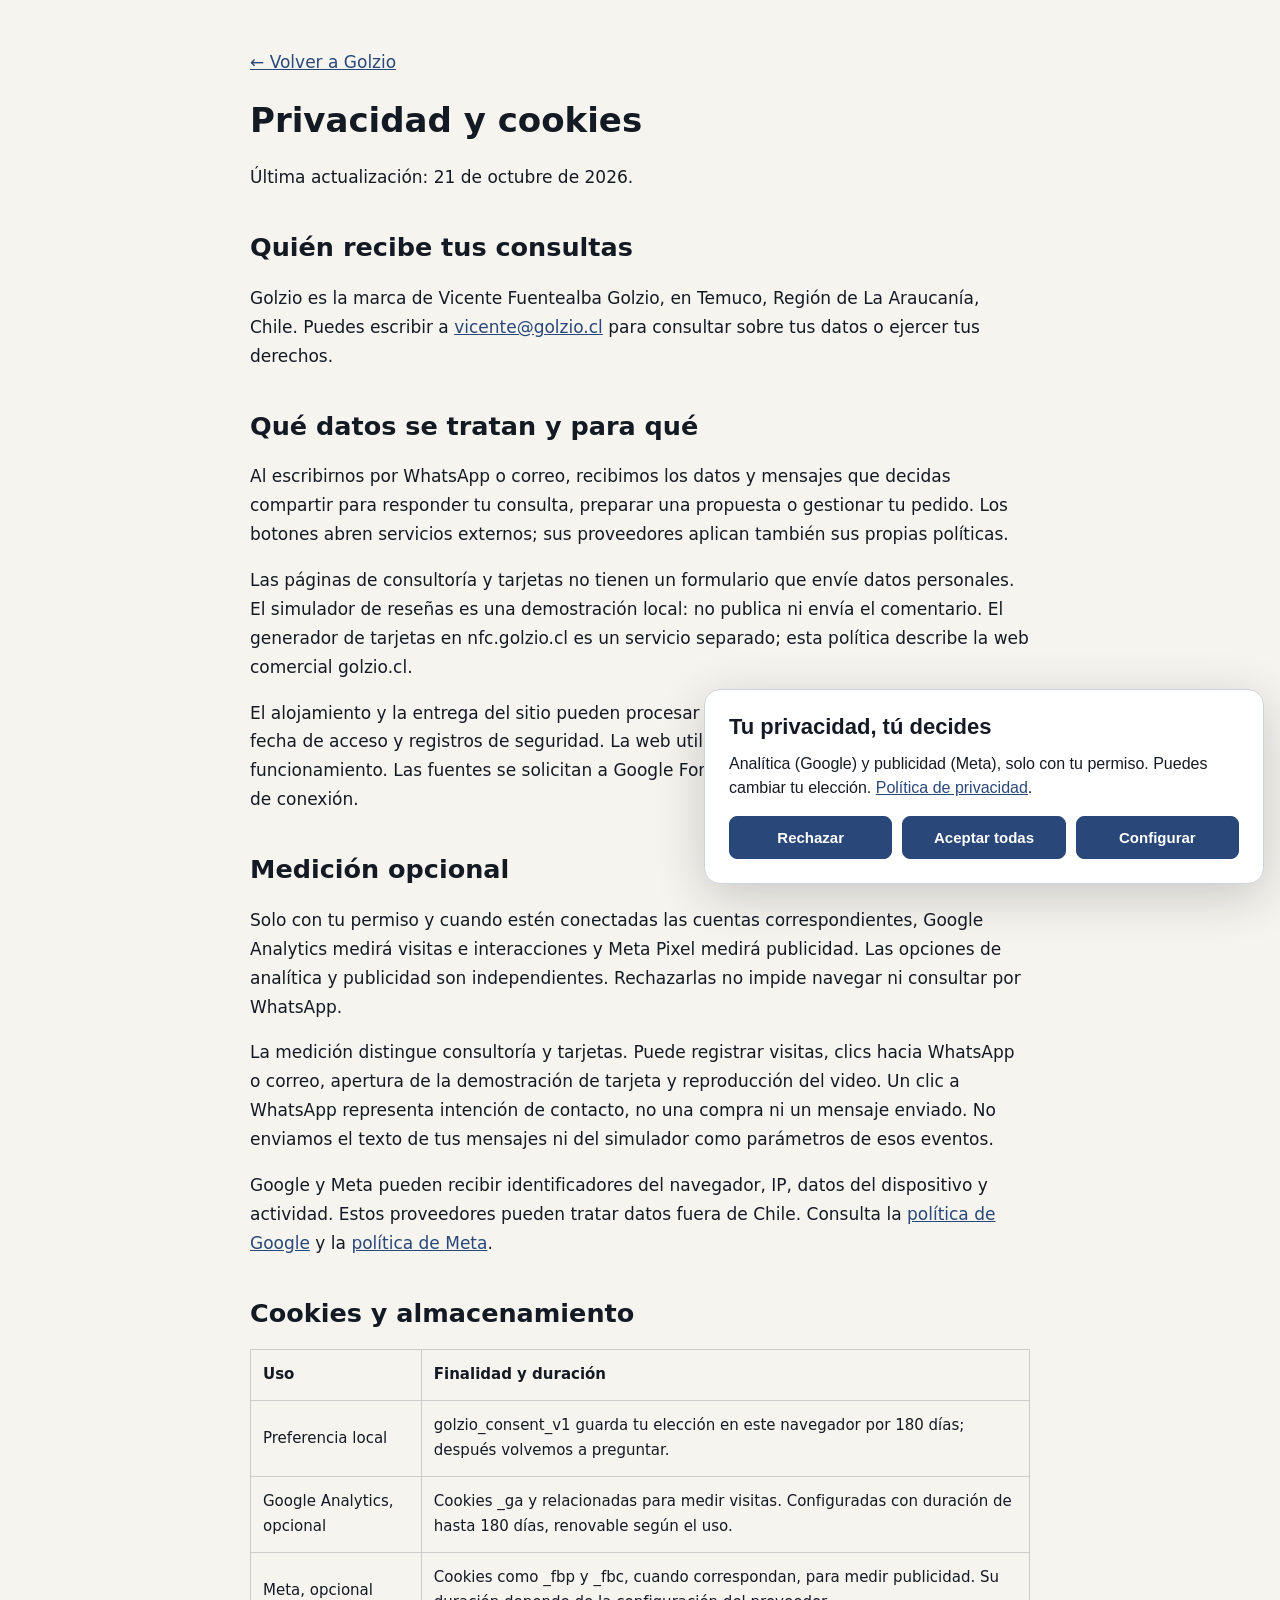
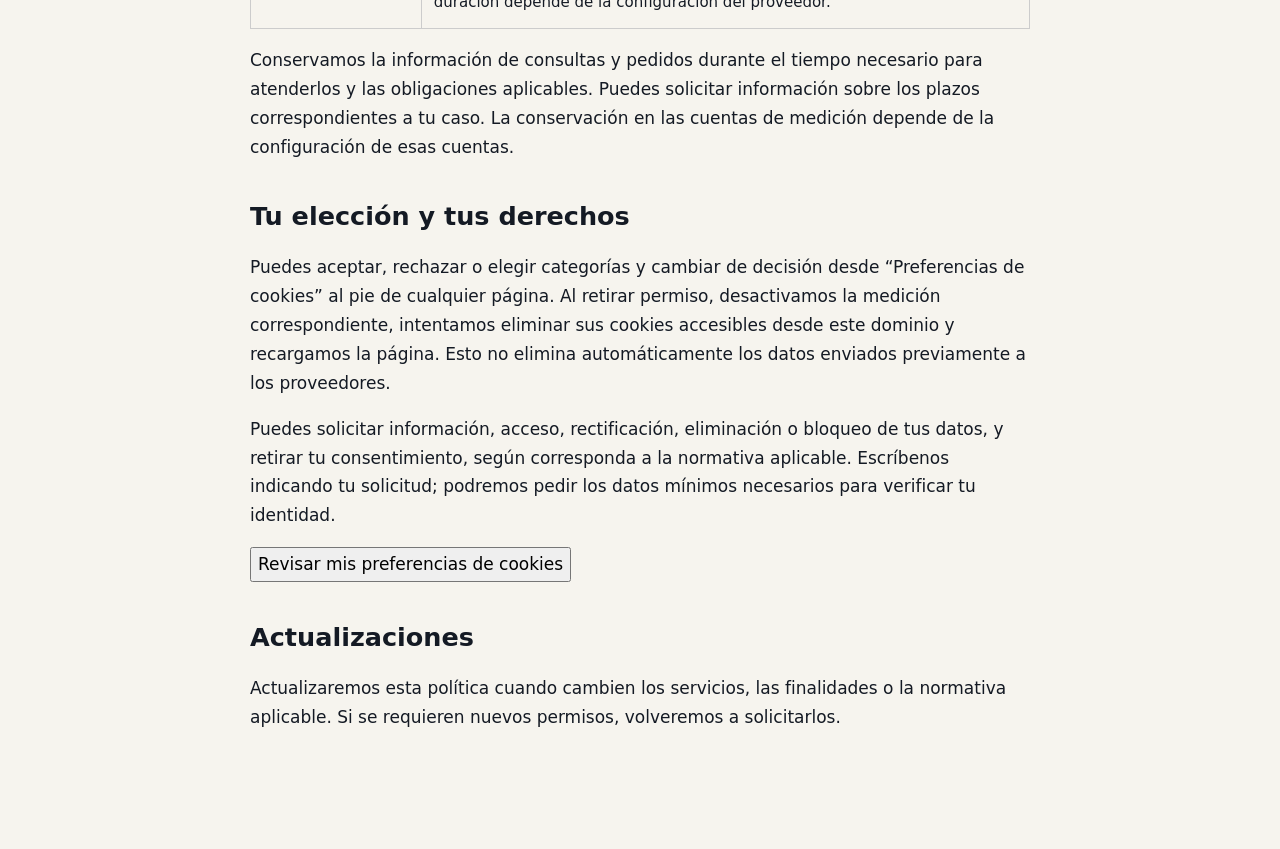
<file: privacidad.html>
<!doctype html>
<html lang="es-CL"><head><meta charset="utf-8"><meta name="viewport" content="width=device-width,initial-scale=1"><title>Privacidad y cookies | Golzio</title><meta name="description" content="Cómo Golzio trata tus datos, qué medición puedes autorizar y cómo gestionar tus preferencias de cookies."><meta name="robots" content="noindex,follow"><link rel="canonical" href="https://golzio.cl/privacidad.html"><link rel="icon" href="assets/favicon.svg"><link rel="stylesheet" href="assets/privacy.css"><style>body{margin:0;background:#f6f4ee;color:#141a24;font:17px/1.7 system-ui,sans-serif}main{max-width:780px;margin:auto;padding:48px 24px 100px}h1,h2{line-height:1.2}h2{margin-top:40px}a{color:#294879}table{border-collapse:collapse;width:100%;font-size:15px}td,th{padding:12px;border:1px solid #ccc;text-align:left}button{font:inherit}</style><script defer src="assets/tracking-config.js"></script><script defer src="assets/privacy.js"></script></head><body><main><a href="index.html">← Volver a Golzio</a><h1>Privacidad y cookies</h1><p>Última actualización: 21 de octubre de 2026.</p>
<h2>Quién recibe tus consultas</h2><p>Golzio es la marca de Vicente Fuentealba Golzio, en Temuco, Región de La Araucanía, Chile. Puedes escribir a <a href="mailto:vicente@golzio.cl">vicente@golzio.cl</a> para consultar sobre tus datos o ejercer tus derechos.</p>
<h2>Qué datos se tratan y para qué</h2><p>Al escribirnos por WhatsApp o correo, recibimos los datos y mensajes que decidas compartir para responder tu consulta, preparar una propuesta o gestionar tu pedido. Los botones abren servicios externos; sus proveedores aplican también sus propias políticas.</p><p>Las páginas de consultoría y tarjetas no tienen un formulario que envíe datos personales. El simulador de reseñas es una demostración local: no publica ni envía el comentario. El generador de tarjetas en nfc.golzio.cl es un servicio separado; esta política describe la web comercial golzio.cl.</p><p>El alojamiento y la entrega del sitio pueden procesar datos técnicos, como dirección IP, fecha de acceso y registros de seguridad. La web utiliza Netlify y Cloudflare para su funcionamiento. Las fuentes se solicitan a Google Fonts, que puede recibir datos técnicos de conexión.</p>
<h2>Medición opcional</h2><p>Solo con tu permiso y cuando estén conectadas las cuentas correspondientes, Google Analytics medirá visitas e interacciones y Meta Pixel medirá publicidad. Las opciones de analítica y publicidad son independientes. Rechazarlas no impide navegar ni consultar por WhatsApp.</p><p>La medición distingue consultoría y tarjetas. Puede registrar visitas, clics hacia WhatsApp o correo, apertura de la demostración de tarjeta y reproducción del video. Un clic a WhatsApp representa intención de contacto, no una compra ni un mensaje enviado. No enviamos el texto de tus mensajes ni del simulador como parámetros de esos eventos.</p><p>Google y Meta pueden recibir identificadores del navegador, IP, datos del dispositivo y actividad. Estos proveedores pueden tratar datos fuera de Chile. Consulta la <a href="https://policies.google.com/privacy" target="_blank" rel="noopener">política de Google</a> y la <a href="https://www.facebook.com/privacy/policy/" target="_blank" rel="noopener">política de Meta</a>.</p>
<h2>Cookies y almacenamiento</h2><table><thead><tr><th>Uso</th><th>Finalidad y duración</th></tr></thead><tbody><tr><td>Preferencia local</td><td>golzio_consent_v1 guarda tu elección en este navegador por 180 días; después volvemos a preguntar.</td></tr><tr><td>Google Analytics, opcional</td><td>Cookies _ga y relacionadas para medir visitas. Configuradas con duración de hasta 180 días, renovable según el uso.</td></tr><tr><td>Meta, opcional</td><td>Cookies como _fbp y _fbc, cuando correspondan, para medir publicidad. Su duración depende de la configuración del proveedor.</td></tr></tbody></table><p>Conservamos la información de consultas y pedidos durante el tiempo necesario para atenderlos y las obligaciones aplicables. Puedes solicitar información sobre los plazos correspondientes a tu caso. La conservación en las cuentas de medición depende de la configuración de esas cuentas.</p>
<h2>Tu elección y tus derechos</h2><p>Puedes aceptar, rechazar o elegir categorías y cambiar de decisión desde “Preferencias de cookies” al pie de cualquier página. Al retirar permiso, desactivamos la medición correspondiente, intentamos eliminar sus cookies accesibles desde este dominio y recargamos la página. Esto no elimina automáticamente los datos enviados previamente a los proveedores.</p><p>Puedes solicitar información, acceso, rectificación, eliminación o bloqueo de tus datos, y retirar tu consentimiento, según corresponda a la normativa aplicable. Escríbenos indicando tu solicitud; podremos pedir los datos mínimos necesarios para verificar tu identidad.</p><button type="button" data-cookie-settings>Revisar mis preferencias de cookies</button>
<h2>Actualizaciones</h2><p>Actualizaremos esta política cuando cambien los servicios, las finalidades o la normativa aplicable. Si se requieren nuevos permisos, volveremos a solicitarlos.</p></main></body></html>
</file>
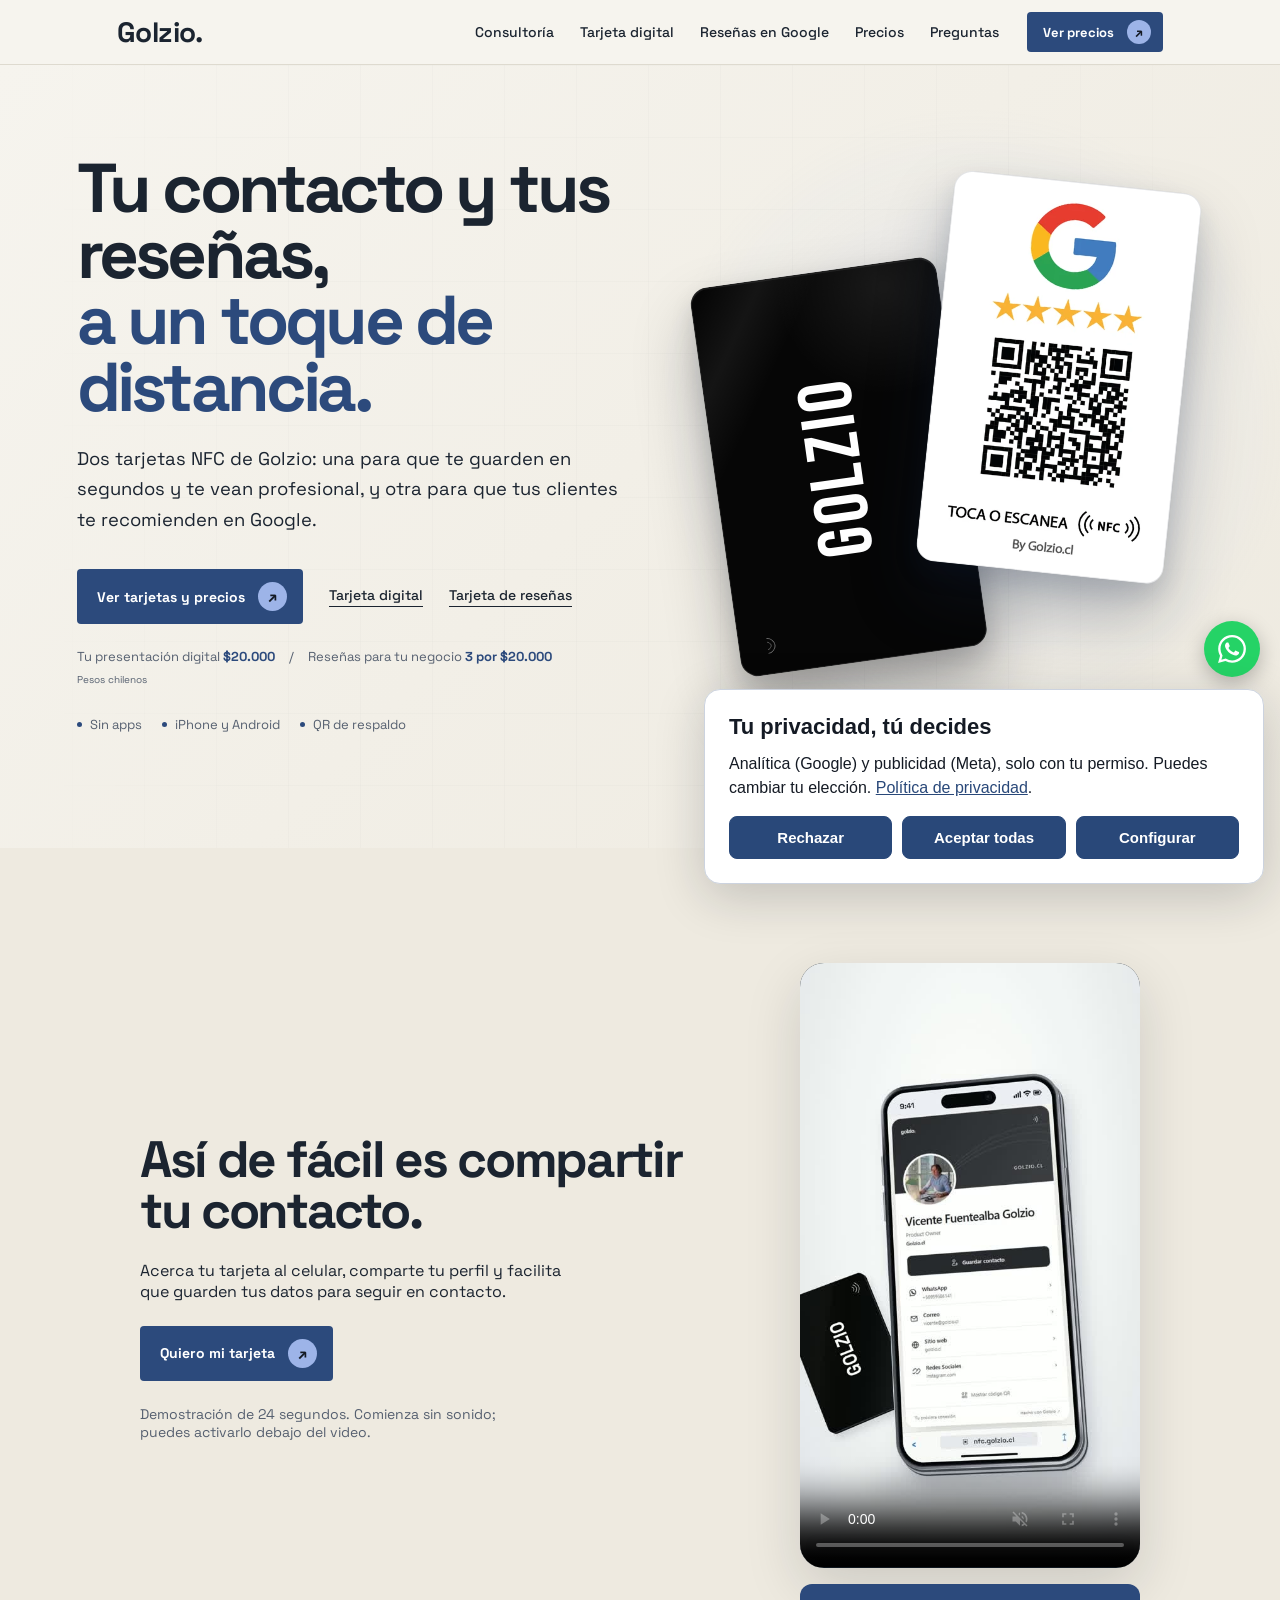
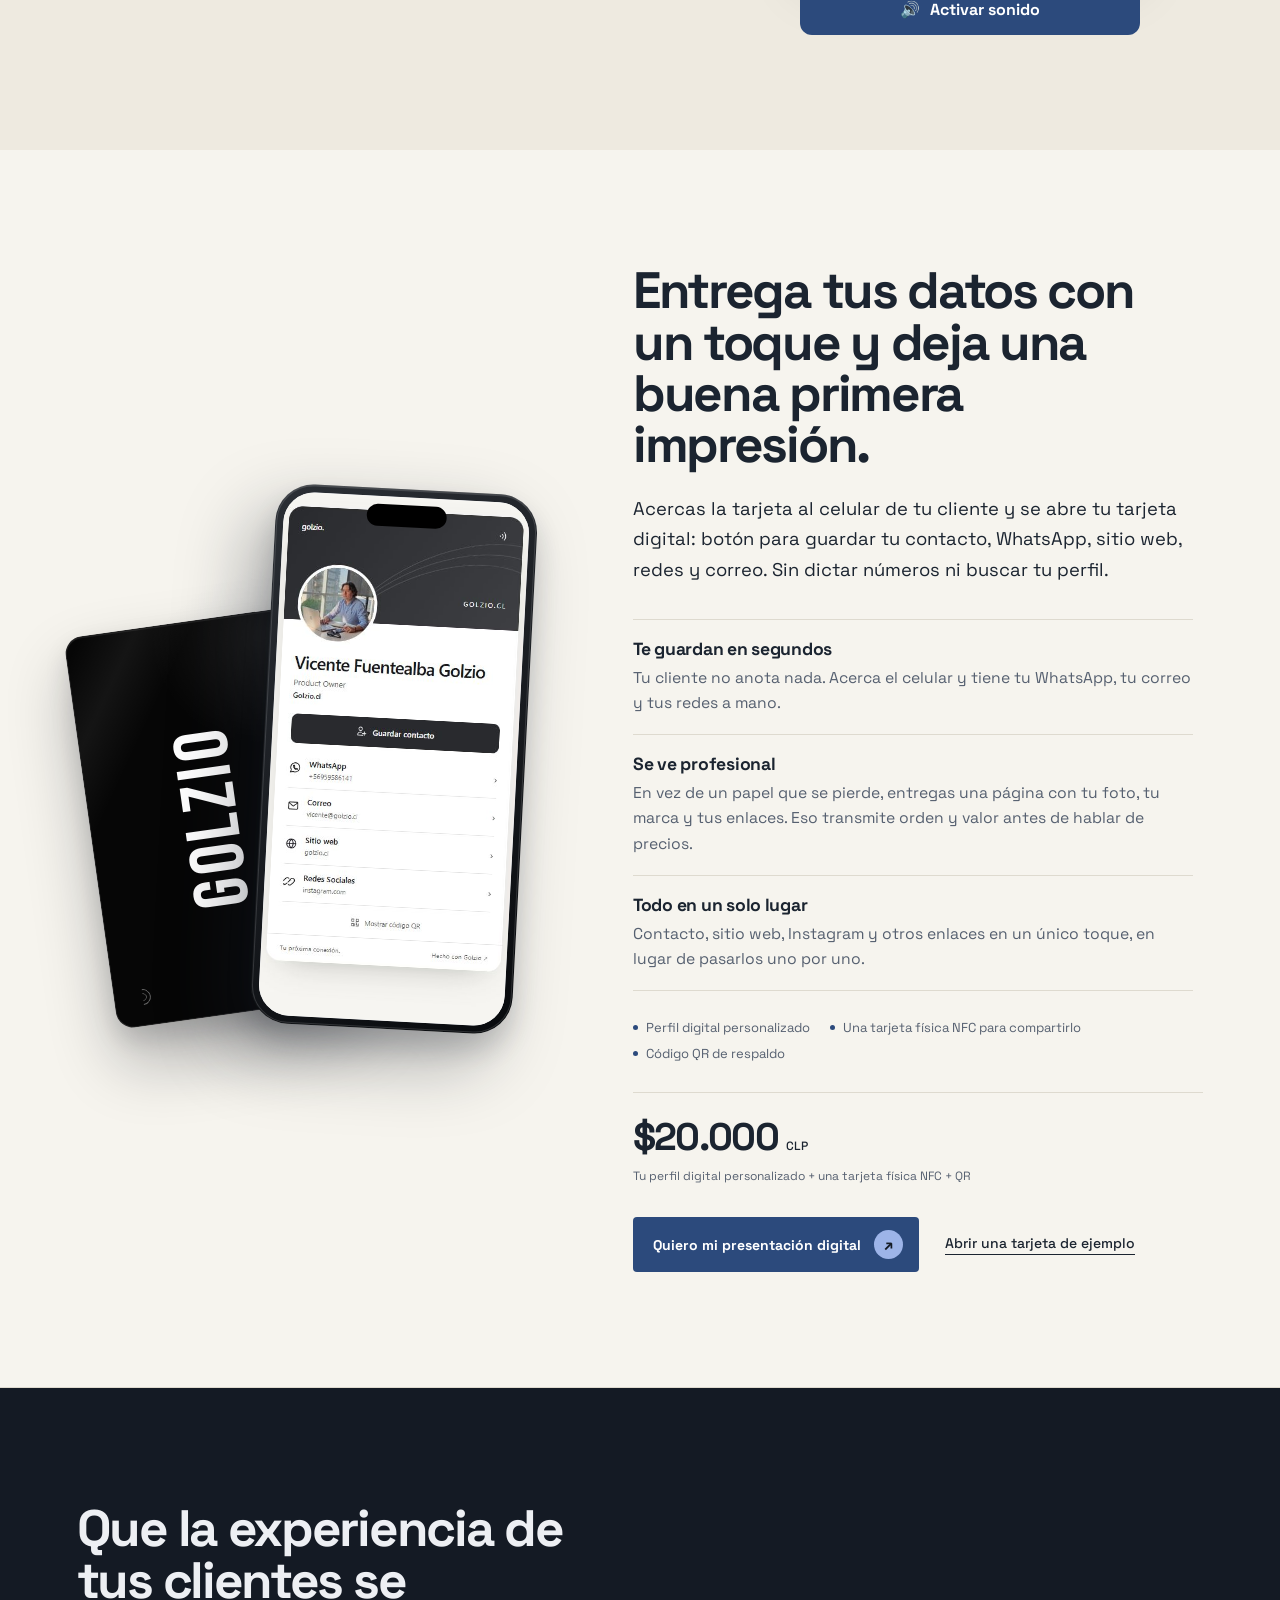
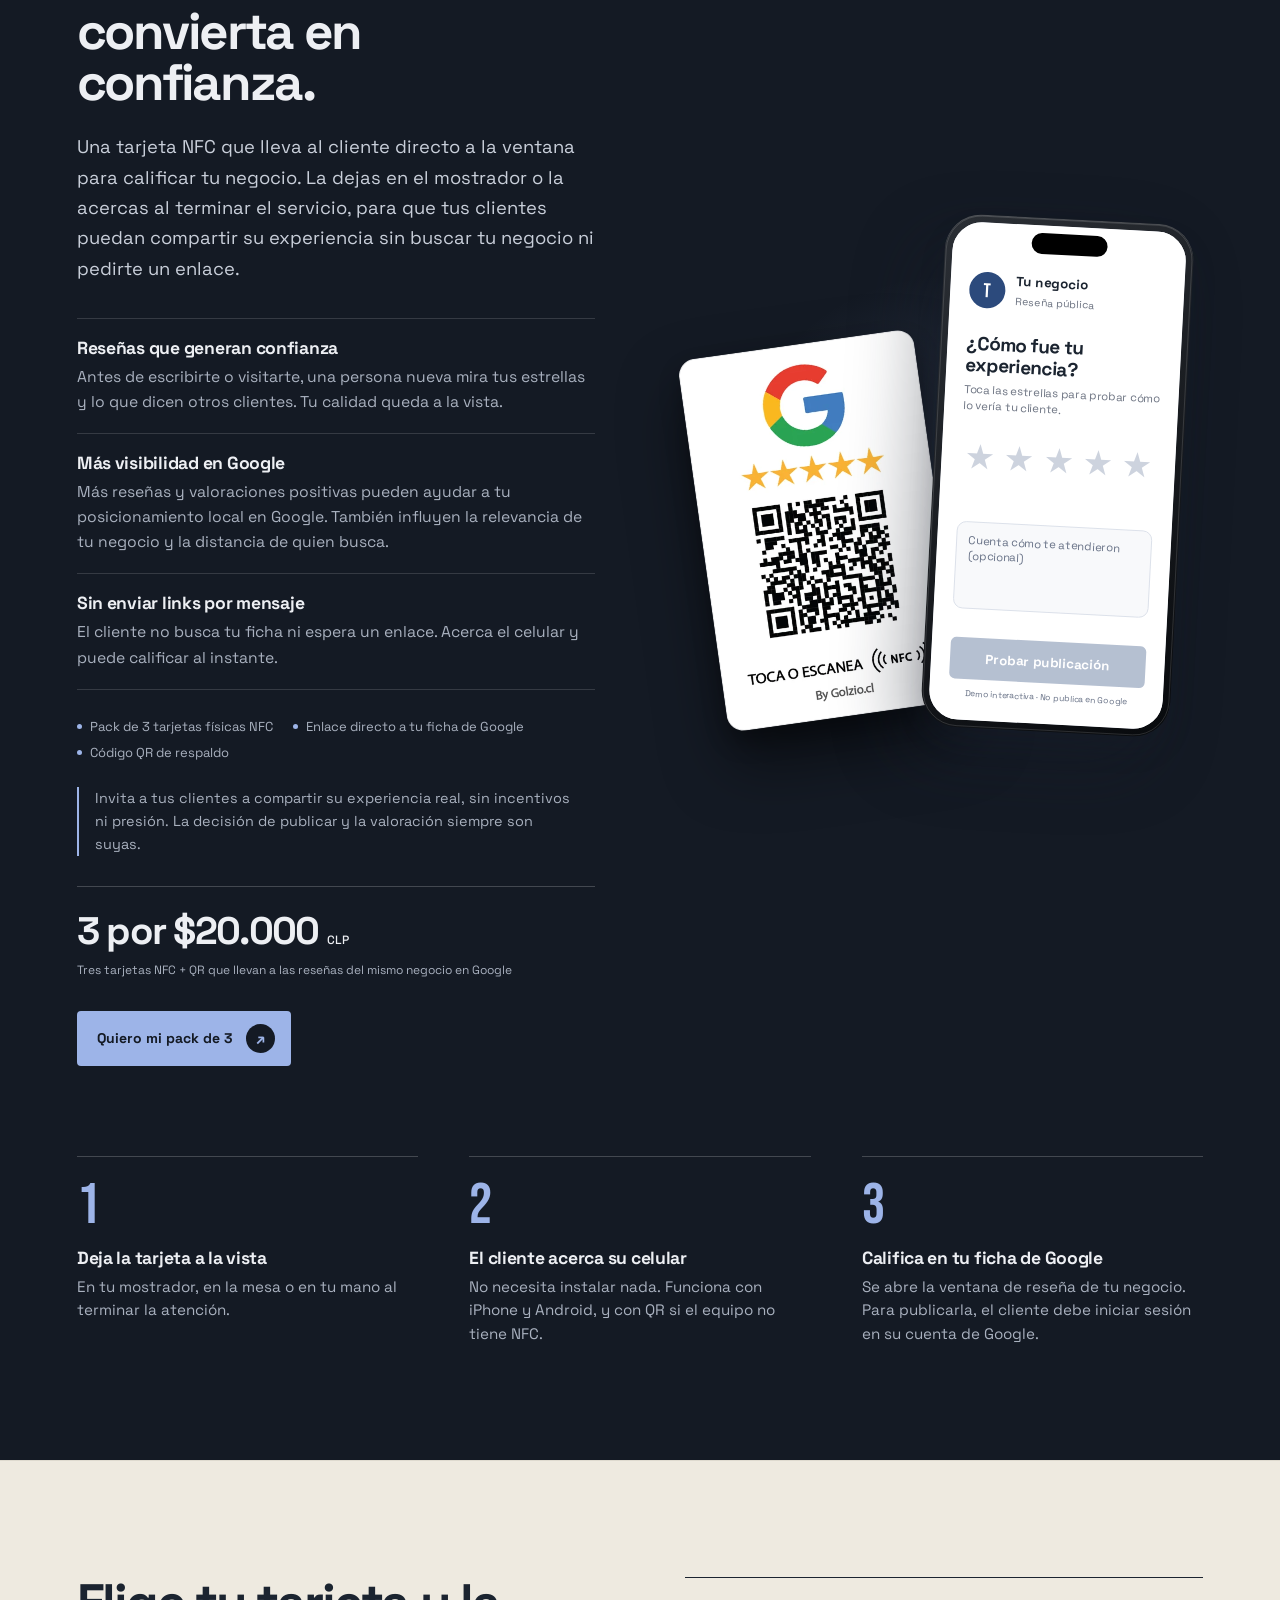
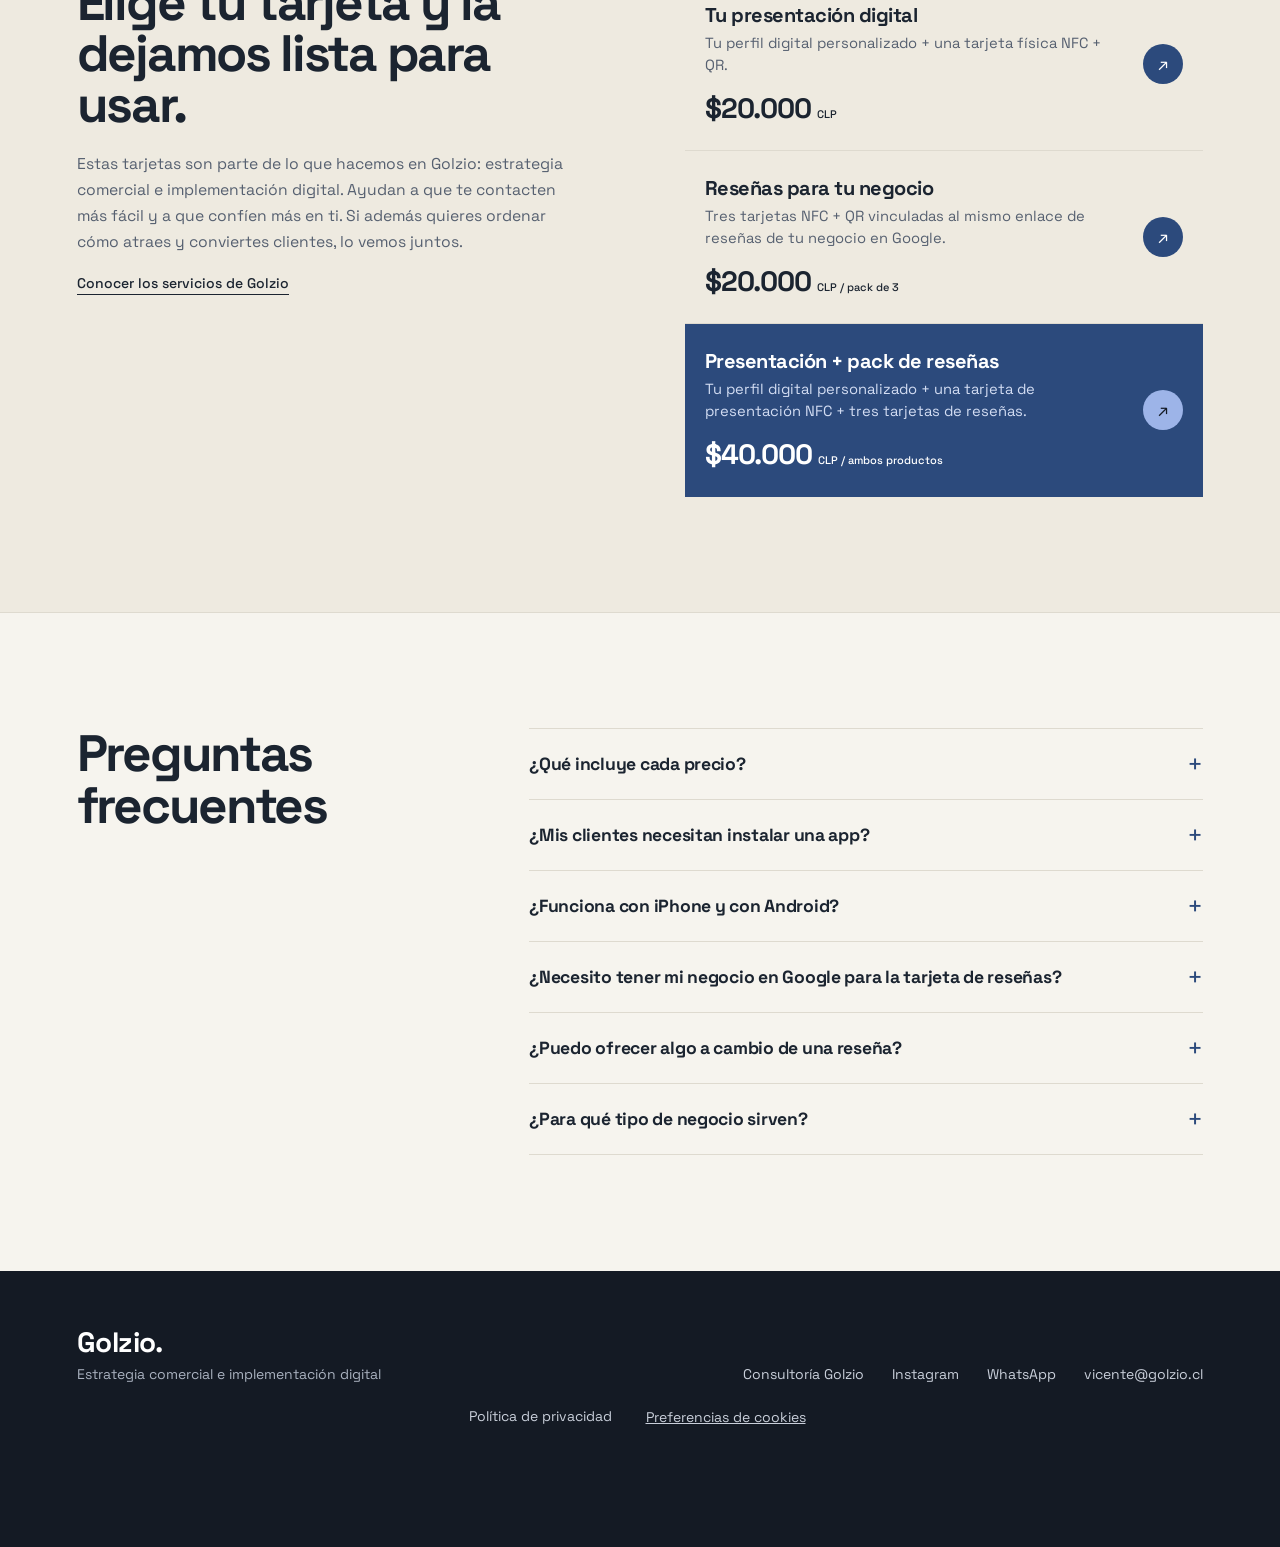
<file: tarjetas.html>
<!doctype html>
<html lang="es-CL">
<head>
<meta charset="utf-8">
<meta name="viewport" content="width=device-width, initial-scale=1, viewport-fit=cover">
<title>Tarjetas NFC y tarjetas de reseñas Google en Chile | Golzio</title>
<meta name="description" content="Tu presentación digital personalizada con tarjeta NFC y QR por $20.000 CLP. Reseñas para tu negocio: 3 tarjetas NFC por $20.000. Pide por WhatsApp.">
<meta property="og:title" content="Tarjetas NFC y tarjetas de reseñas Google en Chile | Golzio">
<meta property="og:description" content="Tu presentación digital personalizada con tarjeta NFC y QR por $20.000 CLP. Reseñas para tu negocio: 3 tarjetas NFC por $20.000. Pide por WhatsApp.">
<meta property="og:type" content="website">
<meta name="theme-color" content="#F6F4EE">
<link rel="preconnect" href="https://fonts.googleapis.com">
<link rel="preconnect" href="https://fonts.gstatic.com" crossorigin>
<link href="https://fonts.googleapis.com/css2?family=Inter:wght@700&family=Space+Grotesk:wght@400;500;700&family=Bebas+Neue&display=swap" rel="stylesheet">

<style>
:root{
  --rev:url("[data-uri]");
  --bg:#F6F4EE;
  --bg-soft:#EEEAE0;
  --ink:#1B2430;
  --muted:#566070;
  --navy:#2C4A7C;
  --dark:#141A24;
  --accent:#9DB4E8;
  --border:#DEDACF;
  --font:'Space Grotesk',-apple-system,BlinkMacSystemFont,'Segoe UI',sans-serif;
  --font-card:'Bebas Neue','Space Grotesk',sans-serif;
  --shot:url("[data-uri]");
}

*{box-sizing:border-box}
html{scroll-behavior:smooth;scroll-padding-top:84px}
html,body{margin:0;padding:0}
body{
  background:var(--bg);
  color:var(--ink);
  font-family:var(--font);
  -webkit-font-smoothing:antialiased;
  padding-top:env(safe-area-inset-top,0px);
  padding-bottom:env(safe-area-inset-bottom,0px);
}
a{color:inherit;text-decoration:none}
button{font:inherit;color:inherit}
h1,h2,h3,p,dl,dd,ul,ol{margin:0;padding:0}
ul,ol{list-style:none}
a:focus-visible,button:focus-visible,summary:focus-visible{outline:2px solid var(--navy);outline-offset:4px;border-radius:4px}
.on-dark a:focus-visible,.on-dark button:focus-visible{outline-color:var(--accent)}

.sec{padding:clamp(72px,9vw,130px) clamp(20px,6vw,100px)}
.sec__in{max-width:1200px;margin:0 auto}
.split{
  display:grid;
  grid-template-columns:minmax(0,1fr) minmax(0,1fr);
  align-items:center;
  gap:clamp(40px,7vw,110px);
}

/* ---------- tipografía de sección ---------- */
.h2{
  font-size:clamp(2.1rem,4vw,3.6rem);
  line-height:1;
  letter-spacing:-.045em;
  font-weight:700;
  max-width:18ch;
}
.lead{
  margin-top:24px;
  max-width:52ch;
  font-size:clamp(1rem,1.5vw,1.15rem);
  line-height:1.65;
}

/* ---------- botones ---------- */
.btn{
  display:inline-flex;
  align-items:center;
  gap:13px;
  min-height:50px;
  padding:13px 16px 13px 20px;
  background:var(--navy);
  color:#fff;
  border-radius:4px;
  font-size:14px;
  font-weight:700;
  transition:transform .25s ease,background .25s ease;
}
.btn:hover{transform:translateY(-2px);background:var(--dark)}
.btn .arrow{
  display:grid;place-items:center;
  width:29px;height:29px;border-radius:50%;
  background:var(--accent);color:var(--dark);font-size:15px;
}
.btn--light{background:var(--accent);color:var(--dark)}
.btn--light .arrow{background:var(--dark);color:var(--accent)}
.btn--light:hover{background:#fff}
.btn--sm{min-height:40px;padding:8px 12px 8px 16px;font-size:13px}
.btn--sm .arrow{width:24px;height:24px;font-size:13px}
.textlink{
  font-size:14px;font-weight:500;
  border-bottom:1px solid currentColor;
  padding-bottom:2px;
}
.textlink:hover{color:var(--navy)}

/* ---------- barra superior ---------- */
.top{
  position:sticky;top:env(safe-area-inset-top,0px);z-index:50;
  background:rgba(246,244,238,.88);
  backdrop-filter:blur(10px);
  -webkit-backdrop-filter:blur(10px);
  border-bottom:1px solid var(--border);
}
.top__in{
  max-width:1200px;margin:0 auto;
  padding:12px clamp(20px,6vw,100px);
  display:flex;align-items:center;gap:28px;
}
.brand{
  font-family:var(--font-card);
  font-size:30px;letter-spacing:.06em;line-height:1;
  margin-right:auto;
}
.top nav{display:flex;gap:26px;font-size:14px;font-weight:500}
.top nav a:hover{color:var(--navy)}

/* =========================================================
   HERO
   ========================================================= */
.hero{
  position:relative;overflow:hidden;isolation:isolate;
  padding:clamp(56px,7vw,110px) clamp(20px,6vw,100px) clamp(72px,9vw,130px);
  background:
    radial-gradient(circle at 76% 46%,rgba(157,180,232,.2),transparent 30%),
    linear-gradient(135deg,var(--bg) 0%,var(--bg-soft) 100%);
}
.hero::before{
  content:"";position:absolute;inset:0;z-index:-1;opacity:.45;
  background-image:
    linear-gradient(to right,rgba(27,36,48,.035) 1px,transparent 1px),
    linear-gradient(to bottom,rgba(27,36,48,.035) 1px,transparent 1px);
  background-size:72px 72px;
  mask-image:linear-gradient(90deg,transparent,#000 18%,#000 82%,transparent);
  -webkit-mask-image:linear-gradient(90deg,transparent,#000 18%,#000 82%,transparent);
  pointer-events:none;
}
.hero__in{
  max-width:1200px;margin:0 auto;
  display:grid;
  grid-template-columns:minmax(0,1.05fr) minmax(0,.95fr);
  align-items:center;
  gap:clamp(30px,6vw,90px);
}
.hero h1{
  font-size:clamp(2.6rem,5.4vw,5.2rem);
  line-height:.96;
  letter-spacing:-.055em;
  font-weight:700;
  max-width:15ch;
}
.hero h1 span{display:block;color:var(--navy)}
.hero .lead{max-width:50ch}
.hero__actions{margin-top:34px;display:flex;align-items:center;gap:14px 26px;flex-wrap:wrap}
.hero__meta{
  margin-top:30px;display:flex;flex-wrap:wrap;gap:9px 20px;
  color:var(--muted);font-size:13px;
}
.hero__meta li{display:inline-flex;align-items:center;gap:8px}
.hero__meta i{width:5px;height:5px;border-radius:50%;background:var(--navy)}

/* escala responsiva de composiciones de ancho fijo */
.fit{
  --w:470;--h:570;--s:1;
  width:calc(var(--w) * 1px * var(--s));
  height:calc(var(--h) * 1px * var(--s));
  margin-inline:auto;
  position:relative;
}
.fit>.fit__in{
  width:calc(var(--w) * 1px);
  height:calc(var(--h) * 1px);
  transform:scale(var(--s));
  transform-origin:0 0;
  position:relative;
}
.fit--pair{--w:430;--h:560}
.fit--rev{--w:500;--h:560;--s:.95}

/* ---------- tarjetas físicas ---------- */
.pcard{
  position:absolute;
  width:250px;height:395px;
  border-radius:18px;
  overflow:hidden;
  display:block;
  transition:transform .6s cubic-bezier(.18,.8,.15,1);
}
.pcard--black{
  background:radial-gradient(circle at 78% 6%,rgba(255,255,255,.08),transparent 26%),#060606;
  border:1px solid rgba(255,255,255,.12);
  box-shadow:0 35px 65px rgba(14,18,25,.30),0 12px 24px rgba(14,18,25,.13),inset 0 1px 0 rgba(255,255,255,.08);
}
.pcard--black::before{
  content:"";position:absolute;inset:-40%;
  background:linear-gradient(115deg,transparent 43%,rgba(255,255,255,.06) 50%,transparent 57%);
  transform:translateX(-40%) rotate(8deg);
  animation:shine 7s ease-in-out 1;
}
@keyframes shine{
  0%,58%,100%{transform:translateX(-40%) rotate(8deg)}
  72%{transform:translateX(40%) rotate(8deg)}
}
.pcard__word{
  position:absolute;inset:0;display:flex;align-items:center;justify-content:center;
}
.pcard__word span{
  display:inline-block;transform:rotate(-90deg);white-space:nowrap;
  color:#fff;font-family:var(--font-card);font-size:76px;letter-spacing:.05em;
}
.pcard--white{
  background:#fff var(--rev) center/100% 100% no-repeat;
  border:1px solid rgba(27,36,48,.12);
  box-shadow:0 35px 65px rgba(20,34,62,.26),0 12px 24px rgba(20,34,62,.12),inset 0 1px 0 #fff;
}
.pcard--white::after{
  content:"";position:absolute;left:76.4%;top:86.8%;width:30px;height:30px;
  margin:-15px 0 0 -15px;border-radius:50%;pointer-events:none;
  border:2px solid rgba(44,74,124,.6);opacity:0;
}

.nfc{position:absolute;left:16px;bottom:16px;width:24px;height:24px;opacity:.7;border-radius:50%}
.nfc::before,.nfc::after{
  content:"";position:absolute;inset:4px;
  border:1px solid rgba(255,255,255,.55);
  border-left-color:transparent;border-bottom-color:transparent;
  border-radius:50%;transform:rotate(45deg);
}
.nfc::after{inset:8px;opacity:.75}

/* hero: composición de dos tarjetas */
.hero-cards .pcard--black{left:0;top:110px;transform:rotate(-8deg);transform-origin:50% 60%;z-index:1}
.hero-cards .pcard--white{left:212px;top:20px;transform:rotate(6deg);transform-origin:50% 60%;z-index:2}
.hero-cards:hover .pcard--black{transform:rotate(-11deg) translate(-8px,6px)}
.hero-cards:hover .pcard--white{transform:rotate(8deg) translate(8px,-6px)}

/* único momento orquestado: las tarjetas entran y el NFC emite una señal */
@media (prefers-reduced-motion:no-preference){
  .hero-cards .pcard--black{animation:in-left 1s cubic-bezier(.2,.8,.2,1) .1s backwards}
  .hero-cards .pcard--white{animation:in-right 1s cubic-bezier(.2,.8,.2,1) .35s backwards}
  .hero-cards .pcard--white::after{animation:pulse 1.5s ease-out 1.4s 2}
}
@keyframes in-left{from{transform:translate(-70px,40px) rotate(-18deg);opacity:0}}
@keyframes in-right{from{transform:translate(70px,-30px) rotate(16deg);opacity:0}}
@keyframes pulse{
  0%{transform:scale(.5);opacity:.85}
  100%{transform:scale(2.4);opacity:0}
}

/* ---------- celular ---------- */
.phone{
  position:absolute;right:0;top:0;
  width:262px;height:540px;padding:8px;
  border-radius:38px;
  background:linear-gradient(145deg,#2b2f35,#080a0d);
  box-shadow:-22px 30px 70px rgba(22,30,42,.34),0 16px 26px rgba(22,30,42,.16),inset 0 1px 0 rgba(255,255,255,.17);
  transform:rotate(3deg);
  transition:transform .6s cubic-bezier(.18,.8,.15,1);
  z-index:2;
}
.phone::after{
  content:"";position:absolute;inset:1px;
  border:1px solid rgba(255,255,255,.14);border-radius:37px;pointer-events:none;z-index:4;
}
.phone__screen{
  width:100%;height:100%;position:relative;overflow:hidden;
  border-radius:31px;background:#e9ecf3;
}
.phone__island{
  position:absolute;z-index:8;top:8px;left:50%;transform:translateX(-50%);
  width:80px;height:22px;border-radius:999px;background:#000;
}
.phone__shot{
  position:absolute;inset:0;
  background-image:var(--shot);
  background-size:cover;background-position:top;
}
.pair .pcard--black{left:0;top:130px;transform:rotate(-8deg);transform-origin:50% 60%;z-index:1}
.pair .pcard--white{left:0;top:130px;transform:rotate(-8deg);transform-origin:50% 60%;z-index:1}
.pair:hover .pcard{transform:rotate(-11deg) translate(-8px,6px)}
.pair:hover .phone{transform:rotate(2deg) translateY(-8px)}
.stage{position:relative;display:grid;place-items:center}
.stage::before{
  content:"";position:absolute;width:min(34vw,470px);aspect-ratio:1;border-radius:50%;
  background:radial-gradient(circle,rgba(44,74,124,.16),rgba(44,74,124,0) 68%);
  pointer-events:none;
}
.on-dark .stage::before{background:radial-gradient(circle,rgba(157,180,232,.18),rgba(157,180,232,0) 68%)}

/* ---------- lista de argumentos ---------- */
.points{margin-top:34px;max-width:56ch}
.points div{padding:18px 0;border-top:1px solid var(--border)}
.points div:last-child{border-bottom:1px solid var(--border)}
.points dt{font-size:1.1rem;font-weight:700;letter-spacing:-.015em}
.points dd{margin-top:6px;line-height:1.6;color:var(--muted);font-size:.98rem}
.included{margin-top:28px;display:flex;flex-wrap:wrap;gap:9px 20px;font-size:13px;color:var(--muted)}
.included li{display:inline-flex;align-items:center;gap:8px}
.included i{width:5px;height:5px;border-radius:50%;background:var(--navy)}
.sec__actions{margin-top:32px;display:flex;align-items:center;gap:14px 26px;flex-wrap:wrap}

/* =========================================================
   TARJETA DIGITAL
   ========================================================= */
.digital{background:var(--bg);border-bottom:1px solid var(--border)}
.digital .split{grid-template-columns:minmax(0,.9fr) minmax(0,1.1fr)}

/* =========================================================
   RESEÑAS (sección oscura)
   ========================================================= */
.reviews{background:var(--dark);color:#EDEFF3}
.reviews .lead{color:#C9CFDA}
.reviews .points div{border-color:rgba(255,255,255,.14)}
.reviews .points dd{color:#A9B1BF}
.reviews .included{color:#A9B1BF}
.reviews .included i{background:var(--accent)}
.reviews .textlink:hover{color:var(--accent)}
.reviews .note{
  margin-top:26px;max-width:56ch;font-size:.9rem;line-height:1.6;color:#A9B1BF;
  padding-left:16px;border-left:2px solid var(--accent);
}

.pair .pcard--white{box-shadow:0 35px 65px rgba(0,0,0,.5),0 12px 24px rgba(0,0,0,.28)}

/* simulador de reseña dentro del celular */
.rv{
  position:absolute;inset:0;background:#fff;color:#1B2430;
  padding:52px 20px 22px;display:flex;flex-direction:column;
}
.rv__biz{display:flex;align-items:center;gap:11px}
.rv__logo{
  width:38px;height:38px;border-radius:50%;background:var(--navy);color:#fff;
  display:grid;place-items:center;font-family:var(--font-card);font-size:21px;letter-spacing:.03em;
}
.rv__biz strong{display:block;font-size:14px;line-height:1.2}
.rv__biz small{font-size:11px;color:#6B7280}
.rv__q{margin-top:26px;font-size:20px;font-weight:700;letter-spacing:-.03em;line-height:1.15}
.rv__sub{margin-top:6px;font-size:12px;color:#6B7280;line-height:1.45}
.rv__stars{display:flex;gap:2px;margin-top:22px;justify-content:space-between}
.rv__star{
  background:none;border:0;padding:0;cursor:pointer;
  width:42px;height:44px;font-size:36px;line-height:1;color:#CDD3DE;
  transition:color .15s ease,transform .15s ease;
}
.rv__star.on{color:#E6A700}
.rv__star:active{transform:scale(.88)}
.rv__label{margin-top:10px;min-height:20px;font-size:13px;font-weight:700;color:var(--navy);text-align:center}
.rv__field{
  margin-top:16px;height:92px;border:1px solid #DCE1EA;border-radius:10px;
  padding:11px 12px;font-size:12px;color:#8A93A3;background:#F8F9FB;
}
.rv__send{
  margin-top:auto;min-height:44px;border:0;border-radius:6px;
  background:var(--navy);color:#fff;font-weight:700;font-size:14px;cursor:pointer;
  transition:opacity .2s ease,background .2s ease;
}
.rv__send:disabled{opacity:.35;cursor:not-allowed}
.rv__demo{margin-top:9px;text-align:center;font-size:10px;color:#8A93A3}
.rv__done{
  position:absolute;inset:0;background:#fff;
  display:flex;flex-direction:column;align-items:center;justify-content:center;gap:10px;
  padding:30px 24px;text-align:center;
}
.rv__done[hidden]{display:none}
.rv__done .tick{
  width:56px;height:56px;border-radius:50%;background:#E8F4EC;color:#1E8E4E;
  display:grid;place-items:center;font-size:28px;
}
.rv__done strong{font-size:20px;letter-spacing:-.03em}
.rv__done p{font-size:13px;color:#566070;line-height:1.5}
.rv__reset{margin-top:8px;background:none;border:0;color:var(--navy);font-weight:700;font-size:13px;text-decoration:underline;cursor:pointer}

/* pasos (secuencia real) */
.steps{
  margin-top:clamp(56px,7vw,96px);
  display:grid;grid-template-columns:repeat(3,minmax(0,1fr));gap:clamp(24px,4vw,60px);
}
.steps li{border-top:1px solid rgba(255,255,255,.2);padding-top:20px}
.steps b{
  display:block;font-family:var(--font-card);font-weight:400;
  font-size:58px;line-height:1;letter-spacing:.03em;color:var(--accent);
}
.steps h3{margin-top:12px;font-size:1.1rem;letter-spacing:-.015em}
.steps p{margin-top:6px;color:#A9B1BF;font-size:.95rem;line-height:1.55;max-width:34ch}

/* =========================================================
   COTIZAR
   ========================================================= */
.order{background:var(--bg-soft);border-top:1px solid var(--border);border-bottom:1px solid var(--border)}
.order .split{align-items:start}
.order__about{margin-top:22px;max-width:50ch;line-height:1.65;color:var(--muted);font-size:.98rem}
.order__about + .textlink{display:inline-block;margin-top:18px}
.choices{border-top:1px solid var(--ink)}
.choice{
  display:flex;align-items:center;gap:20px;
  padding:24px 20px;
  border-bottom:1px solid var(--border);
  transition:background .25s ease;
}
.choice:hover{background:rgba(44,74,124,.07)}
.choice strong{display:block;font-size:1.25rem;letter-spacing:-.025em}
.choice span.d{display:block;margin-top:4px;font-size:.92rem;color:var(--muted);line-height:1.5}
.choice .arrow{
  margin-left:auto;flex:none;
  display:grid;place-items:center;width:40px;height:40px;border-radius:50%;
  background:var(--navy);color:#fff;font-size:17px;
}
.choice--both{background:var(--navy);color:#fff;border-bottom-color:var(--navy)}
.choice--both span.d{color:#D3DDF3}
.choice--both .arrow{background:var(--accent);color:var(--dark)}
.choice--both:hover{background:var(--dark)}

/* =========================================================
   PREGUNTAS
   ========================================================= */
.faq{background:var(--bg)}
.faq .split{align-items:start;grid-template-columns:minmax(0,.7fr) minmax(0,1.3fr)}
.faq details{border-top:1px solid var(--border)}
.faq details:last-child{border-bottom:1px solid var(--border)}
.faq summary{
  cursor:pointer;list-style:none;
  padding:22px 0;font-size:1.1rem;font-weight:700;letter-spacing:-.015em;
  display:flex;align-items:center;justify-content:space-between;gap:20px;
}
.faq summary::-webkit-details-marker{display:none}
.faq summary::after{
  content:"+";flex:none;font-weight:400;font-size:26px;line-height:1;color:var(--navy);
  transition:transform .25s ease;
}
.faq details[open] summary::after{transform:rotate(45deg)}
.faq details p{padding:0 40px 24px 0;line-height:1.65;color:var(--muted);max-width:60ch}

/* ---------- pie ---------- */
.foot{background:var(--dark);color:#C9CFDA;padding:56px clamp(20px,6vw,100px) 44px}
.foot__in{
  max-width:1200px;margin:0 auto;
  display:flex;flex-wrap:wrap;gap:26px 60px;align-items:flex-end;justify-content:space-between;
}
.foot .brand{color:#fff;font-size:44px;margin:0}
.foot p{margin-top:8px;font-size:14px;color:#A9B1BF}
.foot nav{display:flex;flex-wrap:wrap;gap:12px 28px;font-size:14px}
.foot nav a:hover{color:var(--accent)}

/* ---------- responsive ---------- */
@media(min-width:901px) and (max-width:1100px){.fit{--s:.74}.fit--rev{--s:.7}}
@media(max-width:900px){
  .hero__in,.split,.digital .split,.faq .split{grid-template-columns:1fr}
  .hero__in{gap:36px}
  .split{gap:48px}
  .digital .stage{order:2}
  .steps{grid-template-columns:1fr;gap:28px}
  .top nav{display:none}
  .stage::before{width:min(80vw,420px)}
}
@media(max-width:620px){
  .fit{--s:.74}
  .fit--rev{--s:.66}
  .hero__actions{flex-direction:column;align-items:stretch}
  .hero__actions .btn{justify-content:space-between}
  .hero__actions .textlink{align-self:flex-start}
  .sec__actions .btn{justify-content:space-between}
  .sec__actions{flex-direction:column;align-items:stretch}
  .sec__actions .textlink{align-self:flex-start}
  .choice strong{font-size:1.1rem}
}
@media(max-width:420px){.fit{--s:.64}.fit--rev{--s:.58}}

@media(prefers-reduced-motion:reduce){
  html{scroll-behavior:auto}
  *,*::before,*::after{animation:none!important;transition:none!important}
}

/* Ajustes comerciales y de uso: se conserva la dirección visual original. */
.hero__prices{display:flex;flex-wrap:wrap;align-items:baseline;gap:8px 14px;margin-top:24px;font-size:13px;color:var(--muted)}
.hero__prices strong{color:var(--navy);font-weight:700}
.hero__prices small{font-size:10px;flex-basis:100%}
.product-price{margin-top:30px;border-top:1px solid var(--border);padding-top:22px}
.product-price__amount{display:block;font-size:clamp(1.8rem,3vw,2.5rem);font-weight:700;letter-spacing:-.045em;line-height:1.15}
.product-price__amount small{font-size:12px;letter-spacing:0;font-weight:500}
.product-price__detail{display:block;font-size:12px;color:var(--muted);line-height:1.5;margin-top:8px}
.reviews .product-price{border-color:rgba(255,255,255,.2)}
.reviews .product-price__detail{color:#A9B1BF}
.choice__price{display:block;font-size:1.75rem;font-weight:700;letter-spacing:-.04em;margin-top:14px}
.choice__price small{font-size:11px;font-weight:500;letter-spacing:0}
.choice>div{min-width:0}
.rv__field{font:inherit;font-size:12px;resize:none;flex-shrink:0;color:var(--ink)}
.rv__field:focus-visible{outline:2px solid var(--navy);outline-offset:2px}
.rv__field::placeholder{color:#667085}
.rv__demo{color:#667085;font-size:9px}
.rv__star:focus-visible{outline-color:var(--navy)}
.skip-link{position:fixed;top:8px;left:12px;z-index:100;background:var(--navy);color:white;padding:12px;transform:translateY(-160%)}
.skip-link:focus{transform:none}
@media(max-width:620px){
 .fit--rev{--w:262;--h:540;--s:1}
 .fit--rev .pcard--white{display:none}
 .fit--rev .phone{right:0;transform:none}
 .fit--rev .pair:hover .phone{transform:none}
 .hero__prices{font-size:12px;gap:8px}
 .hero__prices>span{display:none}
 .hero__prices>a{flex-basis:100%}
 .choice{padding:22px 12px;gap:12px}
 .choice__price{font-size:1.6rem}
 .top__in{gap:16px}
}

/* Marca de navegación igual a la del footer; mockups con su diseño original. */
.brand{font-family:var(--font);font-weight:700;letter-spacing:-.02em;font-size:28px;line-height:1.1}
.foot .brand{font-family:var(--font);letter-spacing:-.02em;font-size:28px;line-height:1.1}
.wa-float{position:fixed;right:max(20px,env(safe-area-inset-right,0px));bottom:max(20px,env(safe-area-inset-bottom,0px));z-index:60;width:56px;height:56px;border-radius:50%;background:#25D366;color:#fff;display:flex;align-items:center;justify-content:center;box-shadow:0 6px 20px rgba(0,0,0,.25);transition:transform .2s ease,box-shadow .2s ease}
.wa-float:hover{transform:translateY(-2px);box-shadow:0 10px 26px rgba(0,0,0,.3)}
.wa-float:focus-visible{outline:3px solid var(--navy);outline-offset:4px}
.foot{padding-bottom:max(96px,calc(env(safe-area-inset-bottom,0px) + 76px))}
@media(prefers-reduced-motion:reduce){.wa-float{transition:none}.wa-float:hover{transform:none}}
.video-demo{background:var(--bg-soft);}
.video-demo__layout{display:grid;grid-template-columns:1fr minmax(240px,340px);gap:clamp(32px,6vw,88px);align-items:center;max-width:1000px;margin:auto;}
.video-demo__copy .h2{max-width:17ch;}
.video-demo__copy p{max-width:43ch;margin:24px 0;}
.video-demo video{display:block;width:100%;height:auto;aspect-ratio:9/16;object-fit:contain;background:#101820;border-radius:24px;box-shadow:0 20px 55px rgba(20,26,36,.15);}
.video-demo__note{font-size:14px;color:var(--muted);}
.video-sound{display:flex;align-items:center;justify-content:center;width:100%;gap:10px;margin:16px 0 0;padding:15px 18px;border:0;border-radius:12px;background:var(--navy);color:#fff;font:inherit;font-weight:700;cursor:pointer;}
.video-sound:hover{background:#213b67;}
.video-sound:focus-visible{outline:3px solid var(--navy);outline-offset:4px;}
@media(max-width:700px){.video-demo__layout{grid-template-columns:1fr;}.video-demo__player{width:min(100%,320px);margin:auto;}}
</style>
<!-- launch metadata -->
<link rel="canonical" href="https://golzio.cl/tarjetas.html">
<link rel="icon" type="image/svg+xml" href="assets/favicon.svg">
<link rel="apple-touch-icon" href="assets/apple-touch-icon.png">
<meta property="og:url" content="https://golzio.cl/tarjetas.html">
<meta property="og:locale" content="es_CL">
<meta property="og:site_name" content="Golzio">
<meta property="og:image" content="https://golzio.cl/assets/golzio-social.png">
<meta property="og:image:width" content="1200">
<meta property="og:image:height" content="630">
<meta property="og:image:alt" content="Golzio. Si no se ve claro, no se vende. Estrategia comercial e implementación digital.">
<meta name="twitter:card" content="summary_large_image">
<!-- /launch metadata -->
<script type="application/ld+json">{"@context":"https://schema.org","@graph":[{"@type":"Organization","@id":"https://golzio.cl/#organizacion","name":"Golzio","url":"https://golzio.cl/","email":"vicente@golzio.cl","telephone":"+56959586141","logo":"https://golzio.cl/assets/apple-touch-icon.png","sameAs":["https://instagram.com/golzio.cl"]},{"@type":"WebSite","@id":"https://golzio.cl/#sitio","url":"https://golzio.cl/","name":"Golzio","inLanguage":"es-CL","publisher":{"@id":"https://golzio.cl/#organizacion"}},{"@type":"CollectionPage","url":"https://golzio.cl/tarjetas.html","name":"Tarjetas NFC y tarjetas de reseñas Google en Chile | Golzio","description":"Tu presentación digital personalizada con tarjeta NFC y QR por $20.000 CLP. Reseñas para tu negocio: 3 tarjetas NFC por $20.000. Pide por WhatsApp.","inLanguage":"es-CL","isPartOf":{"@id":"https://golzio.cl/#sitio"},"mainEntity":{"@type":"OfferCatalog","name":"Tarjetas Golzio","itemListElement":[{"@type":"Offer","price":"20000","priceCurrency":"CLP","url":"https://golzio.cl/tarjetas.html#tarjeta-digital","itemOffered":{"@type":"Product","name":"Presentación digital personalizada con tarjeta NFC Golzio","description":"Perfil digital personalizado con tus datos y enlaces de contacto, una tarjeta física NFC para compartirlo y QR de respaldo.","brand":{"@type":"Brand","name":"Golzio"},"offers":{"@type":"Offer","price":"20000","priceCurrency":"CLP","url":"https://golzio.cl/tarjetas.html#tarjeta-digital"}}},{"@type":"Offer","price":"20000","priceCurrency":"CLP","url":"https://golzio.cl/tarjetas.html#resenas","itemOffered":{"@type":"Product","name":"Pack de 3 tarjetas NFC para reseñas Google","description":"Tres tarjetas físicas NFC con QR vinculadas al mismo enlace de reseñas de tu negocio en Google.","brand":{"@type":"Brand","name":"Golzio"},"offers":{"@type":"Offer","price":"20000","priceCurrency":"CLP","url":"https://golzio.cl/tarjetas.html#resenas"}}}]}}]}</script>
<link rel="stylesheet" href="assets/privacy.css">
<script defer src="assets/tracking-config.js"></script>
<script defer src="assets/privacy.js"></script>
</head>

<body>

<a class="skip-link" href="#contenido">Saltar al contenido</a>
<header class="top">
  <div class="top__in">
    <a class="brand" href="index.html" aria-label="Golzio, volver al sitio principal">Golzio.</a>
    <nav aria-label="Secciones">
      <a href="index.html">Consultoría</a>
      <a href="#tarjeta-digital">Tarjeta digital</a>
      <a href="#resenas">Reseñas en Google</a>
      <a href="#cotizar">Precios</a>
      <a href="#preguntas">Preguntas</a>
    </nav>
    <a class="btn btn--sm" href="#cotizar">Ver precios <span class="arrow" aria-hidden="true">↗</span></a>
  </div>
</header>

<main id="contenido">

<!-- ============================ HERO ============================ -->
<section class="hero" id="inicio">
  <div class="hero__in">
    <div class="hero__copy">
      <h1>Tu contacto y tus reseñas,<span>a un toque de distancia.</span></h1>
      <p class="lead">
        Dos tarjetas NFC de Golzio: una para que te guarden en segundos y te vean
        profesional, y otra para que tus clientes te recomienden en Google.
      </p>
      <div class="hero__actions">
        <a class="btn" href="#cotizar">Ver tarjetas y precios <span class="arrow" aria-hidden="true">↗</span></a>
        <a class="textlink" href="#tarjeta-digital">Tarjeta digital</a>
        <a class="textlink" href="#resenas">Tarjeta de reseñas</a>
      </div>
      <p class="hero__prices"><a href="#tarjeta-digital">Tu presentación digital <strong>$20.000</strong></a><span aria-hidden="true"> / </span><a href="#resenas">Reseñas para tu negocio <strong>3 por $20.000</strong></a><small>Pesos chilenos</small></p>
      <ul class="hero__meta">
        <li><i></i> Sin apps</li>
        <li><i></i> iPhone y Android</li>
        <li><i></i> QR de respaldo</li>
      </ul>
    </div>

    <div class="hero__stage">
      <div class="fit">
        <div class="fit__in hero-cards">
          <a class="pcard pcard--black" href="#tarjeta-digital" aria-label="Ver la tarjeta digital NFC">
            <span class="pcard__word"><span>GOLZIO</span></span>
            <span class="nfc"></span>
          </a>
          <a class="pcard pcard--white" href="#resenas" aria-label="Ver la tarjeta NFC de reseñas"></a>
        </div>
      </div>
    </div>
  </div>
</section>

<!-- ======================= TARJETA DIGITAL ======================= -->
<section class="sec video-demo" id="video-tarjeta" aria-labelledby="video-tarjeta-titulo">
  <div class="sec__in video-demo__layout">
    <div class="video-demo__copy">
      <h2 class="h2" id="video-tarjeta-titulo">Así de fácil es compartir tu contacto.</h2>
      <p>Acerca tu tarjeta al celular, comparte tu perfil y facilita que guarden tus datos para seguir en contacto.</p>
      <a class="btn" href="https://wa.me/56959586141?text=Hola%20Vicente%2C%20vi%20el%20video%20y%20quiero%20mi%20tarjeta%20digital%20NFC%20de%20Golzio." target="_blank" rel="noopener">Quiero mi tarjeta <span class="arrow" aria-hidden="true">↗</span></a>
      <p class="video-demo__note" id="video-tarjeta-ayuda">Demostración de 24 segundos. Comienza sin sonido; puedes activarlo debajo del video.</p>
    </div>
    <div class="video-demo__player">
      <video id="tarjeta-video" controls autoplay muted playsinline preload="metadata" poster="assets/video/tarjeta-digital-portada.jpg" width="1080" height="1920" aria-label="Demostración de la tarjeta digital NFC de Golzio" aria-describedby="video-tarjeta-ayuda">
        <source src="assets/video/tarjeta-digital.mp4" type="video/mp4">
        Tu navegador no puede reproducir este video. <a href="assets/video/tarjeta-digital.mp4">Abrir demostración de la tarjeta digital</a>.
      </video>
      <button class="video-sound" id="video-sound" type="button" aria-controls="tarjeta-video" aria-pressed="false"><span aria-hidden="true">🔊</span> <span id="video-sound-label">Activar sonido</span></button>
    </div>
  </div>
</section>

<section class="sec digital" id="tarjeta-digital">
  <div class="sec__in split">

    <div class="stage">
      <div class="fit fit--pair">
        <div class="fit__in pair">
          <div class="pcard pcard--black" aria-hidden="true">
            <span class="pcard__word"><span>GOLZIO</span></span>
            <span class="nfc"></span>
          </div>
          <div class="phone" aria-hidden="true">
            <div class="phone__screen">
              <div class="phone__island"></div>
              <div class="phone__shot"></div>
            </div>
          </div>
        </div>
      </div>
    </div>

    <div>
      <h2 class="h2">Entrega tus datos con un toque y deja una buena primera impresión.</h2>
      <p class="lead">
        Acercas la tarjeta al celular de tu cliente y se abre tu tarjeta digital: botón para guardar
        tu contacto, WhatsApp, sitio web, redes y correo. Sin dictar números ni buscar tu perfil.
      </p>

      <dl class="points">
        <div>
          <dt>Te guardan en segundos</dt>
          <dd>Tu cliente no anota nada. Acerca el celular y tiene tu WhatsApp, tu correo y tus redes a mano.</dd>
        </div>
        <div>
          <dt>Se ve profesional</dt>
          <dd>En vez de un papel que se pierde, entregas una página con tu foto, tu marca y tus enlaces. Eso transmite orden y valor antes de hablar de precios.</dd>
        </div>
        <div>
          <dt>Todo en un solo lugar</dt>
          <dd>Contacto, sitio web, Instagram y otros enlaces en un único toque, en lugar de pasarlos uno por uno.</dd>
        </div>
      </dl>

      <ul class="included">
        <li><i></i> Perfil digital personalizado</li>
        <li><i></i> Una tarjeta física NFC para compartirlo</li>
        <li><i></i> Código QR de respaldo</li>
      </ul>

<div class="product-price"><span class="product-price__amount">$20.000 <small>CLP</small></span><span class="product-price__detail">Tu perfil digital personalizado + una tarjeta física NFC + QR</span></div>
      <div class="sec__actions">
        <a class="btn" href="https://wa.me/56959586141?text=Hola%2C%20quiero%20mi%20presentaci%C3%B3n%20digital%20personalizada%20con%20tarjeta%20NFC%20y%20QR%20por%20%2420.000%20CLP.%20%C2%BFC%C3%B3mo%20hago%20el%20pedido%3F" target="_blank" rel="noopener">Quiero mi presentación digital <span class="arrow" aria-hidden="true">↗</span></a>
        <a class="textlink" href="https://nfc.golzio.cl/?n=Vicente+Fuentealba+Golzio&amp;t=Product+Owner&amp;c=Golzio.cl&amp;w=56959586141&amp;e=vicente%40golzio.cl&amp;l=https%3A%2F%2Fgolzio.cl%2F&amp;l2=https%3A%2F%2Finstagram.com%2Fgolzio.cl&amp;l2label=Redes+Sociales&amp;p=https%3A%2F%2Fres.cloudinary.com%2Fbpzyonsf%2Fimage%2Fupload%2Fw_400%2Ch_400%2Cc_fill%2Cq_auto%2Cf_auto%2Fv1791735847%2Flbbbsh3hjgde14ehvrlc.jpg&amp;bg=%23292a2e&amp;bodybg=%23ffffff" target="_blank" rel="noopener">Abrir una tarjeta de ejemplo</a>
      </div>
    </div>

  </div>
</section>

<!-- ============================ RESEÑAS ============================ -->
<section class="sec reviews on-dark" id="resenas">
  <div class="sec__in">
    <div class="split">

      <div>
        <h2 class="h2">Que la experiencia de tus clientes se convierta en confianza.</h2>
        <p class="lead">
          Una tarjeta NFC que lleva al cliente directo a la ventana para calificar tu negocio.
          La dejas en el mostrador o la acercas al terminar el servicio, para que tus clientes
          puedan compartir su experiencia sin buscar tu negocio ni pedirte un enlace.
        </p>

        <dl class="points">
          <div>
            <dt>Reseñas que generan confianza</dt>
            <dd>Antes de escribirte o visitarte, una persona nueva mira tus estrellas y lo que dicen otros clientes. Tu calidad queda a la vista.</dd>
          </div>
          <div>
            <dt>Más visibilidad en Google</dt>
            <dd>Más reseñas y valoraciones positivas pueden ayudar a tu posicionamiento local en Google. También influyen la relevancia de tu negocio y la distancia de quien busca.</dd>
          </div>
          <div>
            <dt>Sin enviar links por mensaje</dt>
            <dd>El cliente no busca tu ficha ni espera un enlace. Acerca el celular y puede calificar al instante.</dd>
          </div>
        </dl>

        <ul class="included">
          <li><i></i> Pack de 3 tarjetas físicas NFC</li>
          <li><i></i> Enlace directo a tu ficha de Google</li>
          <li><i></i> Código QR de respaldo</li>
        </ul>

        <p class="note">Invita a tus clientes a compartir su experiencia real, sin incentivos ni presión. La decisión de publicar y la valoración siempre son suyas.</p>

<div class="product-price"><span class="product-price__amount">3 por $20.000 <small>CLP</small></span><span class="product-price__detail">Tres tarjetas NFC + QR que llevan a las reseñas del mismo negocio en Google</span></div>
        <div class="sec__actions">
          <a class="btn btn--light" href="https://wa.me/56959586141?text=Hola%2C%20quiero%20el%20pack%20de%203%20tarjetas%20de%20rese%C3%B1as%20de%20Google%20por%20%2420.000%20CLP.%20%C2%BFC%C3%B3mo%20hago%20el%20pedido%3F" target="_blank" rel="noopener">Quiero mi pack de 3 <span class="arrow" aria-hidden="true">↗</span></a>
        </div>
      </div>

      <div class="stage">
        <div class="fit fit--rev">
          <div class="fit__in pair">
            <div class="pcard pcard--white" aria-hidden="true"></div>
            <div class="phone">
              <div class="phone__screen">
                <div class="phone__island"></div>
                <div class="rv" id="rv">
                  <div class="rv__biz">
                    <span class="rv__logo" aria-hidden="true">T</span>
                    <div><strong>Tu negocio</strong><small>Reseña pública</small></div>
                  </div>
                  <p class="rv__q">¿Cómo fue tu experiencia?</p>
                  <p class="rv__sub">Toca las estrellas para probar cómo lo vería tu cliente.</p>
                  <div class="rv__stars" role="radiogroup" aria-label="Calificación de 1 a 5 estrellas">
                    <button class="rv__star" type="button" role="radio" aria-checked="false" aria-label="1 estrella" data-v="1">★</button>
                    <button class="rv__star" type="button" role="radio" aria-checked="false" aria-label="2 estrellas" data-v="2">★</button>
                    <button class="rv__star" type="button" role="radio" aria-checked="false" aria-label="3 estrellas" data-v="3">★</button>
                    <button class="rv__star" type="button" role="radio" aria-checked="false" aria-label="4 estrellas" data-v="4">★</button>
                    <button class="rv__star" type="button" role="radio" aria-checked="false" aria-label="5 estrellas" data-v="5">★</button>
                  </div>
                  <p class="rv__label" id="rvLabel" aria-live="polite"></p>
                  <textarea class="rv__field" id="rvComment" aria-label="Comentario de prueba, opcional" placeholder="Cuenta cómo te atendieron (opcional)" maxlength="500"></textarea>
                  <button class="rv__send" id="rvSend" type="button" disabled>Probar publicación</button>
                  <p class="rv__demo">Demo interactiva · No publica en Google</p>

                  <div class="rv__done" id="rvDone" hidden>
                    <span class="tick" aria-hidden="true">✓</span>
                    <strong>¡Así se vería el último paso!</strong>
                    <p>Esta es una demostración: no se ha publicado ni enviado ninguna reseña.</p>
                    <button class="rv__reset" id="rvReset" type="button">Probar de nuevo</button>
                  </div>
                </div>
              </div>
            </div>
          </div>
        </div>
      </div>

    </div>

    <ol class="steps">
      <li>
        <b>1</b>
        <h3>Deja la tarjeta a la vista</h3>
        <p>En tu mostrador, en la mesa o en tu mano al terminar la atención.</p>
      </li>
      <li>
        <b>2</b>
        <h3>El cliente acerca su celular</h3>
        <p>No necesita instalar nada. Funciona con iPhone y Android, y con QR si el equipo no tiene NFC.</p>
      </li>
      <li>
        <b>3</b>
        <h3>Califica en tu ficha de Google</h3>
        <p>Se abre la ventana de reseña de tu negocio. Para publicarla, el cliente debe iniciar sesión en su cuenta de Google.</p>
      </li>
    </ol>
  </div>
</section>

<!-- ============================ COTIZAR ============================ -->
<section class="sec order" id="cotizar">
  <div class="sec__in split">
    <div>
      <h2 class="h2">Elige tu tarjeta y la dejamos lista para usar.</h2>
      <p class="order__about">
        Estas tarjetas son parte de lo que hacemos en Golzio: estrategia comercial e implementación
        digital. Ayudan a que te contacten más fácil y a que confíen más en ti. Si además quieres
        ordenar cómo atraes y conviertes clientes, lo vemos juntos.
      </p>
      <a class="textlink" href="index.html">Conocer los servicios de Golzio</a>
    </div>

    <div class="choices">
      <a class="choice" href="https://wa.me/56959586141?text=Hola%2C%20quiero%20mi%20presentaci%C3%B3n%20digital%20personalizada%20con%20tarjeta%20NFC%20y%20QR%20por%20%2420.000%20CLP.%20%C2%BFC%C3%B3mo%20hago%20el%20pedido%3F" target="_blank" rel="noopener">
        <div>
          <strong>Tu presentación digital</strong>
          <span class="d">Tu perfil digital personalizado + una tarjeta física NFC + QR.</span>
          <span class="choice__price">$20.000 <small>CLP</small></span>
        </div>
        <span class="arrow" aria-hidden="true">↗</span>
      </a>
      <a class="choice" href="https://wa.me/56959586141?text=Hola%2C%20quiero%20el%20pack%20de%203%20tarjetas%20de%20rese%C3%B1as%20de%20Google%20por%20%2420.000%20CLP.%20%C2%BFC%C3%B3mo%20hago%20el%20pedido%3F" target="_blank" rel="noopener">
        <div>
          <strong>Reseñas para tu negocio</strong>
          <span class="d">Tres tarjetas NFC + QR vinculadas al mismo enlace de reseñas de tu negocio en Google.</span>
          <span class="choice__price">$20.000 <small>CLP / pack de 3</small></span>
        </div>
        <span class="arrow" aria-hidden="true">↗</span>
      </a>
      <a class="choice choice--both" href="https://wa.me/56959586141?text=Hola%2C%20quiero%20la%20tarjeta%20de%20presentaci%C3%B3n%20y%20el%20pack%20de%203%20tarjetas%20de%20rese%C3%B1as%20por%20%2440.000%20CLP.%20%C2%BFC%C3%B3mo%20hago%20el%20pedido%3F" target="_blank" rel="noopener">
        <div>
          <strong>Presentación + pack de reseñas</strong>
          <span class="d">Tu perfil digital personalizado + una tarjeta de presentación NFC + tres tarjetas de reseñas.</span>
          <span class="choice__price">$40.000 <small>CLP / ambos productos</small></span>
        </div>
        <span class="arrow" aria-hidden="true">↗</span>
      </a>
    </div>
  </div>
</section>

<!-- ============================ PREGUNTAS ============================ -->
<section class="sec faq" id="preguntas">
  <div class="sec__in split">
    <h2 class="h2">Preguntas frecuentes</h2>
    <div>
      <details><summary>¿Qué incluye cada precio?</summary><p>Tu presentación digital cuesta $20.000 CLP e incluye un perfil personalizado con tus datos y enlaces de contacto, una tarjeta física NFC para compartirlo y QR de respaldo. El pack de reseñas cuesta $20.000 CLP e incluye tres tarjetas físicas NFC con QR, todas vinculadas al mismo enlace de reseñas de tu negocio en Google. Ambos productos suman $40.000 CLP.</p></details>
      <details>
        <summary>¿Mis clientes necesitan instalar una app?</summary>
        <p>No. Al acercar el celular a la tarjeta se abre una página en el navegador. Si el equipo no tiene NFC o prefiere no usarlo, puede escanear el código QR.</p>
      </details>
      <details>
        <summary>¿Funciona con iPhone y con Android?</summary>
        <p>Funciona con teléfonos compatibles con lectura NFC; según el modelo, puede ser necesario activar NFC y desbloquear la pantalla. También puedes usar el código QR con la cámara.</p>
      </details>
      <details>
        <summary>¿Necesito tener mi negocio en Google para la tarjeta de reseñas?</summary>
        <p>Sí, necesitas una ficha de tu negocio en Google, porque es donde el cliente deja su reseña. Si todavía no la tienes, es el primer paso y lo podemos ver juntos.</p>
      </details>
      <details>
        <summary>¿Puedo ofrecer algo a cambio de una reseña?</summary>
        <p>No. Google no permite incentivos a cambio de reseñas. Invita a compartir experiencias reales sin presionar ni seleccionar únicamente a quienes dejarían una valoración positiva.</p>
      </details>
      <details>
        <summary>¿Para qué tipo de negocio sirven?</summary>
        <p>Para profesionales y negocios que se apoyan en la confianza y en el contacto directo: independientes, clínicas, salones, talleres, restaurantes, inmobiliarias y comercios con atención presencial.</p>
      </details>
    </div>
  </div>
</section>

</main>

<footer class="foot">
  <div class="foot__in">
    <div>
      <a class="brand" href="index.html">Golzio.</a>
      <p>Estrategia comercial e implementación digital</p>
    </div>
    <nav aria-label="Enlaces">
      <a href="index.html">Consultoría Golzio</a>
      <a href="https://instagram.com/golzio.cl" target="_blank" rel="noopener">Instagram</a>
      <a href="https://wa.me/56959586141?text=Hola%2C%20quiero%20informaci%C3%B3n%20sobre%20las%20tarjetas%20NFC%20de%20Golzio." target="_blank" rel="noopener">WhatsApp</a>
      <a href="mailto:vicente@golzio.cl">vicente@golzio.cl</a>
    </nav>
  </div>
<nav class="privacy-links" aria-label="Privacidad"><a href="privacidad.html">Política de privacidad</a><button type="button" data-cookie-settings>Preferencias de cookies</button></nav>
</footer>
<a class="wa-float" href="https://wa.me/56959586141?text=Hola%20Vicente%2C%20me%20interesan%20las%20tarjetas%20NFC%20de%20Golzio.%20Quiero%20hacerte%20una%20consulta." target="_blank" rel="noopener" aria-label="Consultar por tarjetas NFC en WhatsApp" title="Consultar por WhatsApp">
  <svg viewBox="0 0 24 24" width="28" height="28" aria-hidden="true" focusable="false"><path fill="currentColor" d="M17.472 14.382c-.297-.149-1.758-.867-2.03-.967-.273-.099-.471-.148-.67.15-.197.297-.767.966-.94 1.164-.173.199-.347.223-.644.075-.297-.15-1.255-.463-2.39-1.475-.883-.788-1.48-1.761-1.653-2.059-.173-.297-.018-.458.13-.606.134-.133.298-.347.446-.52.149-.174.198-.298.298-.497.099-.198.05-.371-.025-.52-.075-.149-.669-1.612-.916-2.207-.242-.579-.487-.5-.669-.51-.173-.008-.371-.01-.57-.01-.198 0-.52.074-.792.372-.272.297-1.04 1.016-1.04 2.479 0 1.462 1.065 2.875 1.213 3.074.149.198 2.096 3.2 5.077 4.487.709.306 1.262.489 1.694.625.712.227 1.36.195 1.871.118.571-.085 1.758-.719 2.006-1.413.248-.694.248-1.289.173-1.413-.074-.124-.272-.198-.57-.347m-5.421 7.403h-.004a9.87 9.87 0 01-5.031-1.378l-.361-.214-3.741.982.998-3.648-.235-.374a9.86 9.86 0 01-1.51-5.26c.001-5.45 4.436-9.884 9.888-9.884 2.64 0 5.122 1.03 6.988 2.898a9.825 9.825 0 012.893 6.994c-.003 5.45-4.437 9.884-9.885 9.884m8.413-18.297A11.815 11.815 0 0012.05 0C5.495 0 .16 5.335.157 11.892c0 2.096.547 4.142 1.588 5.945L.057 24l6.305-1.654a11.882 11.882 0 005.683 1.448h.005c6.554 0 11.89-5.335 11.893-11.893a11.821 11.821 0 00-3.48-8.413Z"/></svg>
</a>

<script>
(function(){
 var stars=Array.from(document.querySelectorAll('.rv__star'));
 var label=document.getElementById('rvLabel'),send=document.getElementById('rvSend'),done=document.getElementById('rvDone'),reset=document.getElementById('rvReset'),comment=document.getElementById('rvComment');
 var names=['','Mala','Regular','Buena','Muy buena','Excelente'],value=0;
 function paint(n){stars.forEach(function(s,i){s.classList.toggle('on',i<n);});}
 function select(n){value=n;paint(n);label.textContent=names[n];send.disabled=false;stars.forEach(function(s,i){s.setAttribute('aria-checked',String(i===n-1));s.tabIndex=i===n-1?0:-1;});}
 stars.forEach(function(s,i){
  s.tabIndex=i===0?0:-1;
  s.addEventListener('click',function(){select(i+1);});
  s.addEventListener('mouseenter',function(){paint(i+1);});
  s.addEventListener('mouseleave',function(){paint(value);});
  s.addEventListener('keydown',function(e){
   var n=i+1;
   if(e.key==='ArrowRight'||e.key==='ArrowDown')n=n%5+1;
   else if(e.key==='ArrowLeft'||e.key==='ArrowUp')n=(n+3)%5+1;
   else if(e.key==='Home')n=1;
   else if(e.key==='End')n=5;
   else return;
   e.preventDefault();select(n);stars[n-1].focus();
  });
 });
 send.addEventListener('click',function(){if(!value)return;done.hidden=false;reset.focus();});
 reset.addEventListener('click',function(){done.hidden=true;value=0;paint(0);label.textContent='';send.disabled=true;comment.value='';stars.forEach(function(s,i){s.setAttribute('aria-checked','false');s.tabIndex=i===0?0:-1;});stars[0].focus();});
 // Ajustar el tamaño de cada composición al ancho real disponible.
 function fitCompositions(){
  document.querySelectorAll('.fit').forEach(function(el){
   el.style.removeProperty('--s');
   var css=getComputedStyle(el),w=parseFloat(css.getPropertyValue('--w')),base=parseFloat(css.getPropertyValue('--s'));
   var available=el.parentElement.clientWidth;
   var margin=el.classList.contains('fit--rev')&&innerWidth<=620?0:32;
   el.style.setProperty('--s',Math.min(base,Math.max(.1,(available-margin)/w)));
  });
 }
 var scheduled=false;
 function queueFit(){if(scheduled)return;scheduled=true;requestAnimationFrame(function(){scheduled=false;fitCompositions();});}
 addEventListener('resize',queueFit);fitCompositions();
})();
// Mantener el botón sincronizado con los controles nativos del reproductor.
(function(){
 var video=document.getElementById('tarjeta-video'),button=document.getElementById('video-sound'),label=document.getElementById('video-sound-label');
 function sync(){var audible=!video.muted&&video.volume>0;button.setAttribute('aria-pressed',String(audible));label.textContent=audible?'Silenciar video':'Activar sonido';}
 button.addEventListener('click',function(){var audible=!video.muted&&video.volume>0;video.muted=audible;if(!audible){if(video.volume===0)video.volume=1;if(video.ended)video.currentTime=0;video.play().catch(function(){});}sync();});
 video.addEventListener('volumechange',sync);sync();
})();
</script>
</body></html>
</file>
<file: assets/privacy.css>
.privacy-links{display:flex;flex-wrap:wrap;justify-content:center;gap:16px;padding:24px;color:inherit;font:inherit;}
.privacy-links button{font:inherit;background:none;border:0;text-decoration:underline;color:inherit;cursor:pointer;}
.cookie-banner{position:fixed;z-index:200;left:16px;bottom:16px;width:min(560px,calc(100% - 32px));max-height:calc(100dvh - 32px);overflow:auto;box-sizing:border-box;padding:24px;background:#fff;color:#141a24;border:1px solid #ccd3df;border-radius:16px;box-shadow:0 12px 50px #141a2433;font:16px/1.5 Arial,sans-serif;}
.cookie-banner[hidden]{display:none;}.cookie-banner h2{font:700 22px/1.2 Arial,sans-serif;margin:0 0 12px;}.cookie-banner p{font:16px/1.5 Arial,sans-serif;margin:0 0 16px;}.cookie-banner a{color:#294879;text-decoration:underline;}
.cookie-actions{display:flex;flex-wrap:wrap;gap:10px;}.cookie-actions button{flex:1;min-width:130px;padding:12px;border:1px solid #294879;border-radius:8px;background:#294879;color:#fff;font:600 15px Arial,sans-serif;cursor:pointer;}.cookie-actions button:focus-visible,.cookie-banner input:focus-visible{outline:3px solid #278ba5;outline-offset:3px;}
.cookie-options{display:grid;gap:12px;padding:12px 0 20px;}.cookie-options[hidden]{display:none;}.cookie-options label{display:flex;align-items:flex-start;gap:10px;font:16px/1.4 Arial,sans-serif;}.cookie-options input{width:20px;height:20px;flex:none;accent-color:#294879;}
body.cookie-open .wa-float{bottom:calc(var(--cookie-height,290px) + 28px);}
@media(min-width:601px){.cookie-banner{left:auto;right:16px;}}
@media(max-width:600px){
 .cookie-banner{left:10px;bottom:10px;width:calc(100% - 20px);padding:14px;border-radius:12px;}
 .cookie-banner h2{font-size:17px;margin-bottom:6px;}
 .cookie-banner p{font-size:13px;line-height:1.4;margin-bottom:10px;}
 .cookie-actions{gap:6px;}
 .cookie-actions button{min-width:0;min-height:44px;padding:8px 5px;font-size:12px;line-height:1.2;}
 .cookie-actions button[data-choice="save"]{flex-basis:100%;}
 .cookie-options{gap:10px;padding:8px 0 14px;}
 .cookie-options label{font-size:14px;}
 body.cookie-open .wa-float{bottom:calc(var(--cookie-height,180px) + 22px);}
}
</file>
<file: assets/oferta-2026.css>
/* Oferta Golzio · octubre 2026. El prehero conserva su animación original. */
.section-kicker{font-size:12px!important;font-weight:700;letter-spacing:.13em;text-transform:uppercase;line-height:1.6!important;color:var(--navy)!important;margin:0 0 24px!important;max-width:none!important}
.hero-copy{max-width:62ch!important}.hero-copy>p{margin:0 0 14px}.hero-copy .hero-audience{font-size:13px;margin-top:18px;margin-bottom:0}
.hero-questions{display:flex;gap:7px 22px;flex-wrap:wrap;list-style:none;margin:0 0 18px;padding:0;color:var(--hero-fg);font-weight:600;font-size:1rem}
.hero-questions li{white-space:nowrap}.hero-secondary{color:var(--hero-fg);font-size:14px;text-underline-offset:5px;line-height:1.5}
.hero .sub{margin-bottom:26px}.hero h1{margin-bottom:24px}
.transition{display:grid;grid-template-columns:1fr 1fr;gap:48px;align-items:start}.transition h2{font-size:clamp(1.7rem,3vw,2.6rem);margin:0;max-width:22ch}.transition .transition-copy p{font-size:1rem;font-weight:400;max-width:56ch;line-height:1.75;margin:0 0 18px;letter-spacing:normal;text-wrap:pretty}.transition .transition-copy p:last-child{margin-bottom:0}
.origin h2{font-size:clamp(1.8rem,3.1vw,2.6rem);margin-bottom:28px;max-width:24ch}
.offer{position:relative;background:#fff;scroll-margin-top:32px}.offer-heading h2{max-width:25ch;margin-bottom:24px}.offer-heading .section-intro{max-width:65ch;margin-bottom:48px}
.anchor-alias{position:absolute;top:0;scroll-margin-top:32px}.offer-stages{display:grid;grid-template-columns:1fr 1fr;gap:26px;align-items:stretch}
.offer-stage{padding:38px;border:1px solid var(--border-light);border-radius:16px;background:var(--light-bg)}
.offer-stage--strategy{background:var(--hero-bg);border-color:var(--hero-bg);color:var(--hero-fg)}
.stage-number{font-size:40px;letter-spacing:-.05em;color:var(--navy);margin:0 0 12px;line-height:1;font-weight:500}.offer-stage--strategy .stage-number{color:var(--hero-accent)}
.offer-stage h3{font-size:clamp(1.4rem,2.2vw,1.8rem);line-height:1.15;margin:0 0 32px;letter-spacing:-.025em}.offer-item{border-top:1px solid var(--border-light);padding:22px 0 0;margin-top:22px}.offer-stage--strategy .offer-item{border-color:#ffffff25}
.offer-item h4{font-size:1rem;line-height:1.4;font-weight:700;margin:0 0 10px}.offer-item p{font-size:15px;line-height:1.75;color:#596271;margin:0;max-width:52ch}.offer-stage--strategy .offer-item p{color:var(--hero-fg-muted)}
.offer-purchase{margin-top:28px;padding:48px;display:grid;grid-template-columns:1fr 1fr;gap:52px;align-items:center;background:var(--hero-bg);color:var(--hero-fg);border-radius:16px}
.offer-price-label{font-size:14px;margin:0 0 10px;color:var(--hero-fg-muted)}.offer-price{font-size:clamp(3.4rem,6.5vw,5.5rem);font-weight:700;line-height:1.05;letter-spacing:-.06em;margin:0 0 20px;white-space:nowrap}.offer-price span{font-size:16px;letter-spacing:0;font-weight:400;vertical-align:baseline}.offer-price-note{font-size:16px;color:var(--hero-accent);margin:0}
.offer-terms p{font-size:14px;line-height:1.7;color:var(--hero-fg-muted);margin:0 0 14px}.offer-terms strong{color:var(--hero-fg)}.offer-terms .cta{margin:8px 0 16px}.offer-terms .offer-call-note{font-size:12px;margin:0}
.offer-specific{margin-top:32px;padding:28px 0 0;border-top:1px solid var(--border-light);display:flex;gap:32px;justify-content:space-between;align-items:center}.offer-specific h3{font-size:1.1rem;margin:0 0 10px}.offer-specific p{font-size:14px;line-height:1.7;max-width:66ch;margin:0;color:var(--ink-muted)}.text-link{color:var(--navy);font-size:14px;text-underline-offset:5px;line-height:1.7;flex-shrink:0}
.start-section{background:var(--light-bg-soft)}.start-grid{display:grid;grid-template-columns:repeat(3,minmax(0,1fr));gap:40px}.start-grid article{border-top:1px solid #bfc3ca;padding-top:22px}.start-num{font-size:13px;color:var(--navy)}.start-grid h3{font-size:1.2rem;line-height:1.3;letter-spacing:-.02em;margin:22px 0 16px}.start-grid p{font-size:15px;line-height:1.75;color:#596271;margin:0}.start-contact{display:flex;align-items:center;gap:24px;flex-wrap:wrap;margin-top:40px}.start-contact p{font-size:13px;color:var(--ink-muted);margin:0}.cta-navy{background:var(--navy);color:white}
.faq-list{max-width:900px}.cta-final h2{max-width:23ch}.cta-final p.sub-final{max-width:62ch}
@media(max-width:900px){.offer-stage{padding:28px}.offer-purchase{padding:32px;gap:30px}.offer-specific{align-items:flex-start;flex-direction:column;gap:16px}.transition{grid-template-columns:1fr;gap:26px}.start-grid{gap:24px}}
@media(max-width:680px){.offer-stages,.offer-purchase,.start-grid{grid-template-columns:1fr}.offer-stage{padding:26px}.offer-purchase{padding:28px;gap:30px}.offer-price{font-size:clamp(2.9rem,12vw,4.5rem)}.offer-price span{font-size:13px}.offer-heading .section-intro{margin-bottom:32px}.offer-terms .cta{display:block;text-align:center}.hero-questions{display:grid;grid-template-columns:1fr 1fr;gap:7px 12px;font-size:14px;margin-bottom:14px}.hero-copy .hero-audience{font-size:12px;margin-top:12px}.hero-copy>p{margin-bottom:12px}.hero .cta-row{gap:15px}.hero .cta{font-size:14px;padding:14px 20px}.hero .sub{font-size:15px}.hero-secondary{font-size:13px}.start-contact{gap:18px}}
@media(max-width:400px){.hero h1{font-size:2.2rem}.hero .eyebrow{font-size:11px}.hero .sub{font-size:14px}.hero-questions{font-size:13px}.hero-copy .hero-audience{font-size:11px}.hero .cta-row{gap:12px}.hero .cta{font-size:13px}.hero h1{margin-bottom:18px}.hero .sub{margin-bottom:20px}}

/* Hero editorial · más contraste y un bloque ordenado para las cuatro preguntas. */
.hero-content #eyebrow[hidden]{display:none!important}
.hero h1{font-size:clamp(2.6rem,6.4vw,5rem);line-height:1.05;letter-spacing:-.045em;margin-bottom:26px;text-shadow:0 2px 28px #07101bb3}
.hero-copy{width:min(100%,660px);max-width:660px!important;color:#F6F4EE;line-height:1.6;font-size:17px;text-shadow:0 1px 12px #07101bcc}
.hero-copy>p{margin:0 0 18px}
.hero-questions{display:grid;grid-template-columns:1fr 1fr;gap:0;margin:0 0 22px;padding:4px 20px;list-style:none;border:1px solid #f6f4ee33;border-radius:10px;background:#141a24b8;text-shadow:none;backdrop-filter:blur(10px);-webkit-backdrop-filter:blur(10px)}
.hero-questions li{padding:13px 0;white-space:normal;font-size:16px;font-weight:600;line-height:1.35;color:#F6F4EE}
.hero-questions li:nth-child(odd){padding-right:18px}
.hero-questions li:nth-child(even){padding-left:18px;border-left:1px solid #f6f4ee26}
.hero-questions li:nth-child(n+3){border-top:1px solid #f6f4ee26}
.hero-copy .hero-audience{font-size:13px;color:#F6F4EE;margin-top:0;margin-bottom:0;line-height:1.5}
.hero .sub{margin-bottom:27px}
.hero .cta-row{align-items:center;gap:18px 26px}
.hero .cta{padding:17px 25px;font-size:14px;box-shadow:0 3px 20px #07101b26}
.hero-secondary{font-size:14px;color:#F6F4EE;text-decoration-thickness:1px;text-decoration-color:#f6f4ee80;text-underline-offset:6px;text-shadow:0 1px 10px #07101bcc}
@media(max-width:680px){
 .hero h1{font-size:clamp(2.4rem,10.2vw,3.8rem);max-width:15ch;margin-bottom:23px;line-height:1.04}
 .hero-copy{font-size:15px;line-height:1.6}
 .hero-copy>p{margin-bottom:16px}
 .hero-questions{padding:3px 14px;margin-bottom:18px;border-radius:9px;background:#141a24cc}
 .hero-questions li{font-size:14px;padding-top:13px;padding-bottom:13px}
 .hero-questions li:nth-child(odd){padding-right:10px}.hero-questions li:nth-child(even){padding-left:13px}
 .hero-copy .hero-audience{font-size:12px;line-height:1.5}
 .hero .sub{margin-bottom:24px}
 .hero .cta-row{flex-direction:column;align-items:stretch;width:min(100%,660px);gap:18px}
 .hero .cta{display:block;width:100%;box-sizing:border-box;text-align:center;padding:16px 12px;font-size:14px}
 .hero-secondary{text-align:center;font-size:13px;line-height:1.5}
}
@media(max-width:400px) and (max-height:720px){
 .hero h1{font-size:2.3rem;margin-bottom:18px}
 .hero-copy{font-size:14px;line-height:1.5}
 .hero-copy>p{margin-bottom:13px}
 .hero-questions{margin-bottom:15px}
 .hero-questions li{font-size:13px;padding-top:11px;padding-bottom:11px}
 .hero .sub{margin-bottom:20px}.hero .cta-row{gap:14px}.hero .cta{padding:14px 10px}
}
@media(max-width:680px){.hero-questions li{font-size:13px;letter-spacing:-.025em;white-space:nowrap}.hero-questions li:nth-child(even){padding-left:10px}} @media(max-width:374px){.hero-questions li{font-size:12.5px}.hero-questions{padding-inline:12px}}
.hero-questions{backdrop-filter:none;-webkit-backdrop-filter:none;background:#141a24d9}.hero-copy,.hero-secondary{text-shadow:none}
</file>
